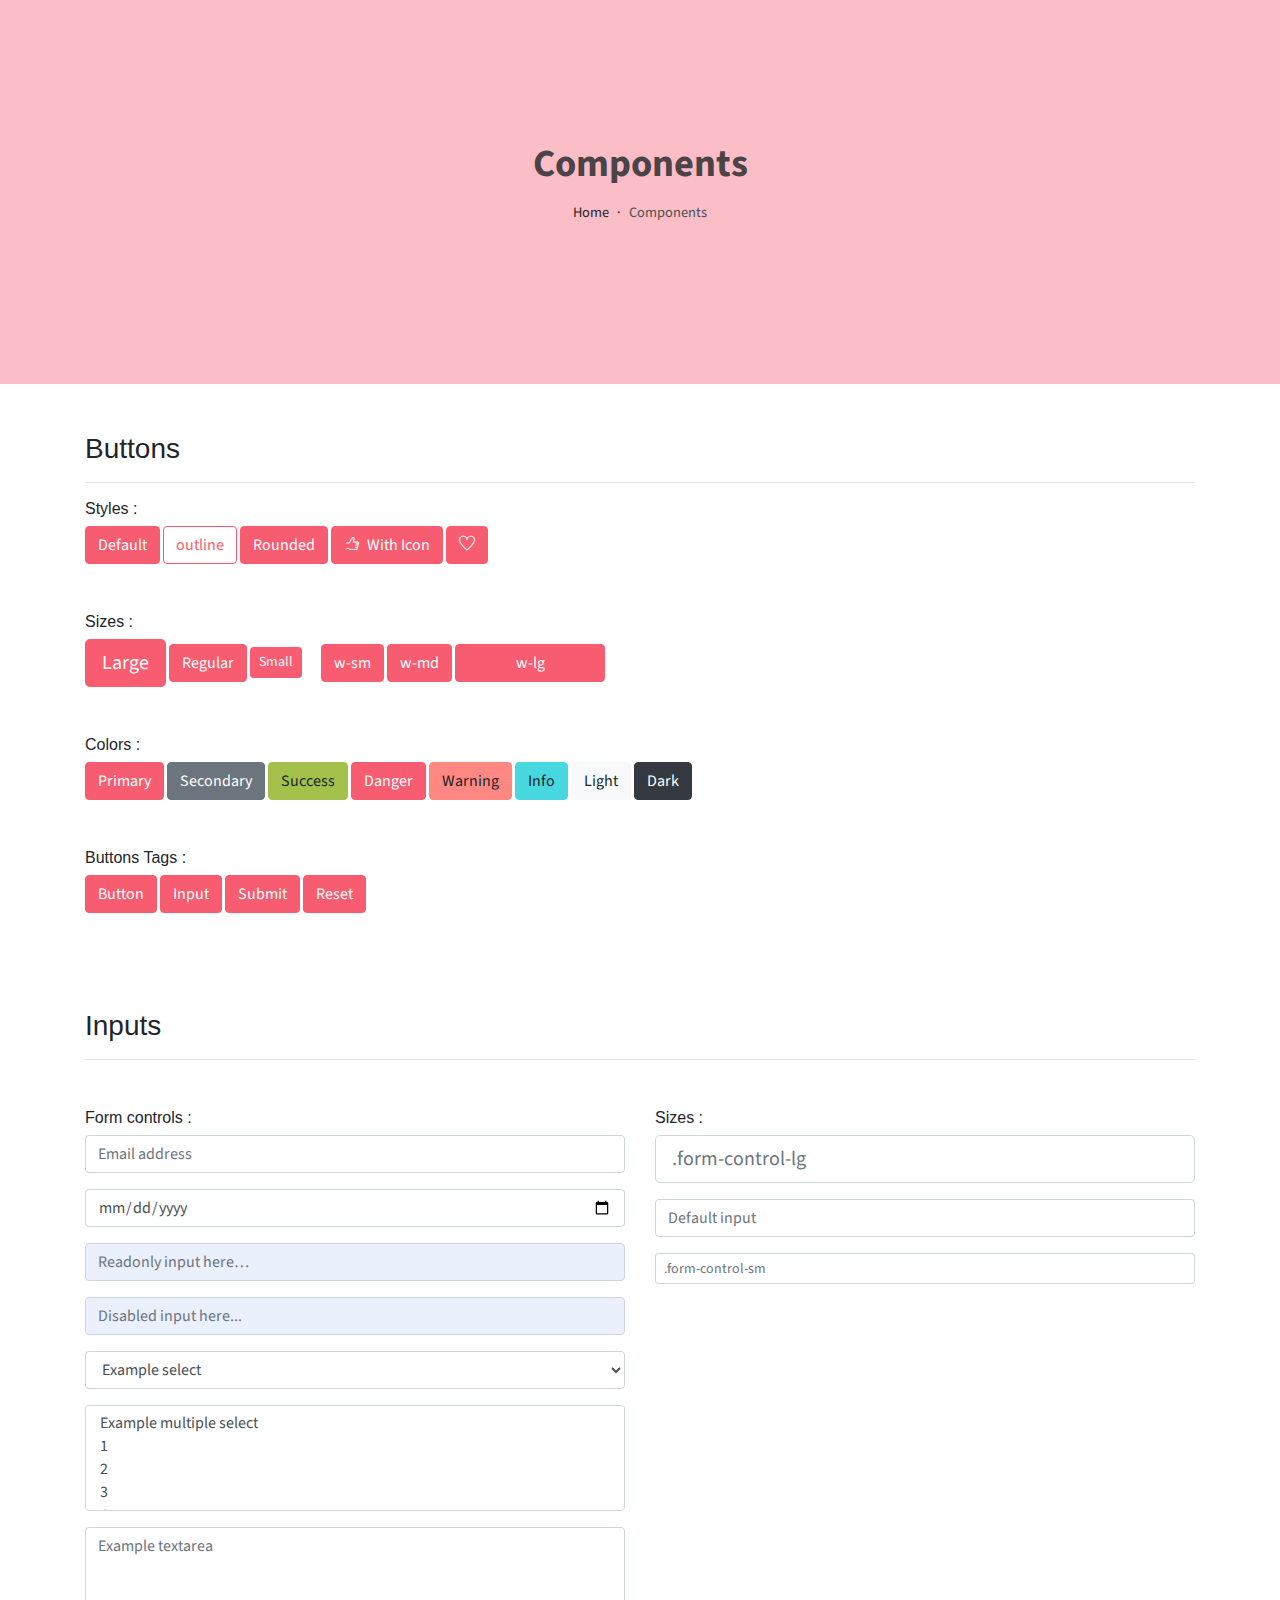
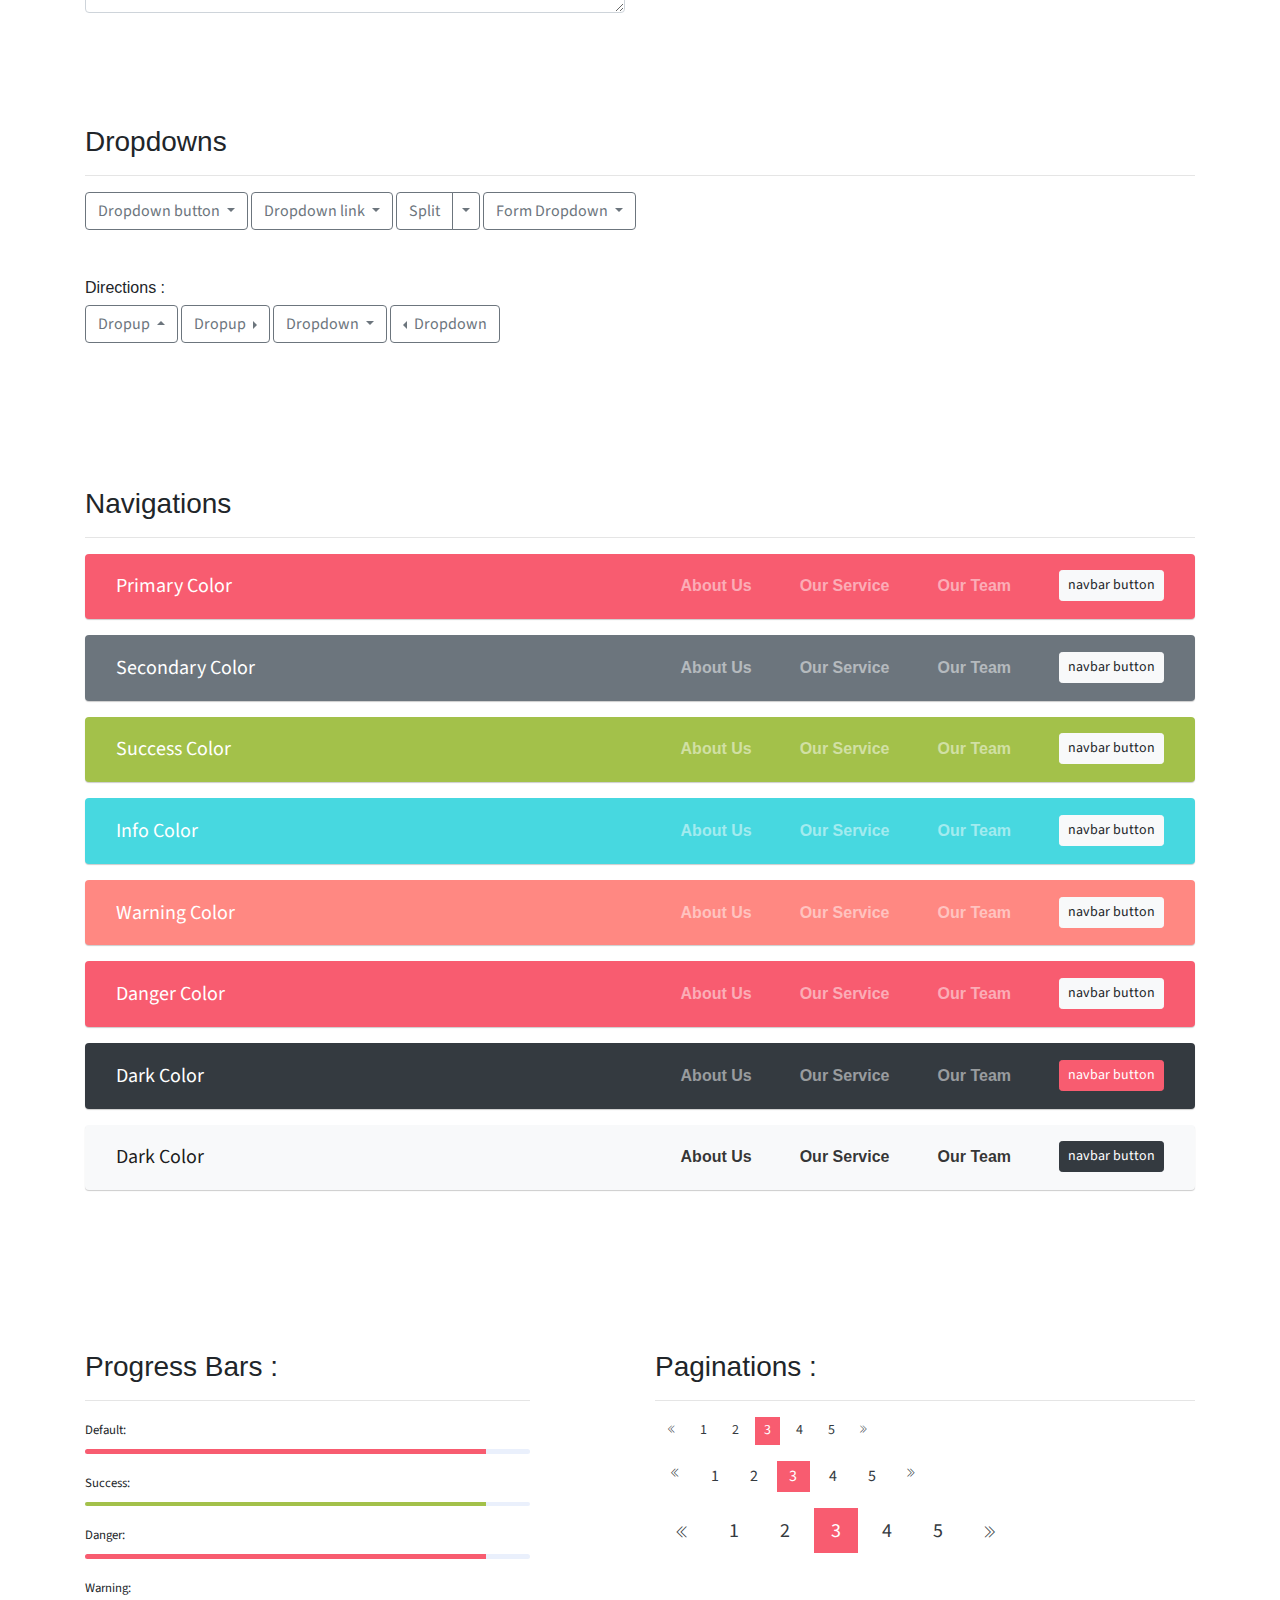
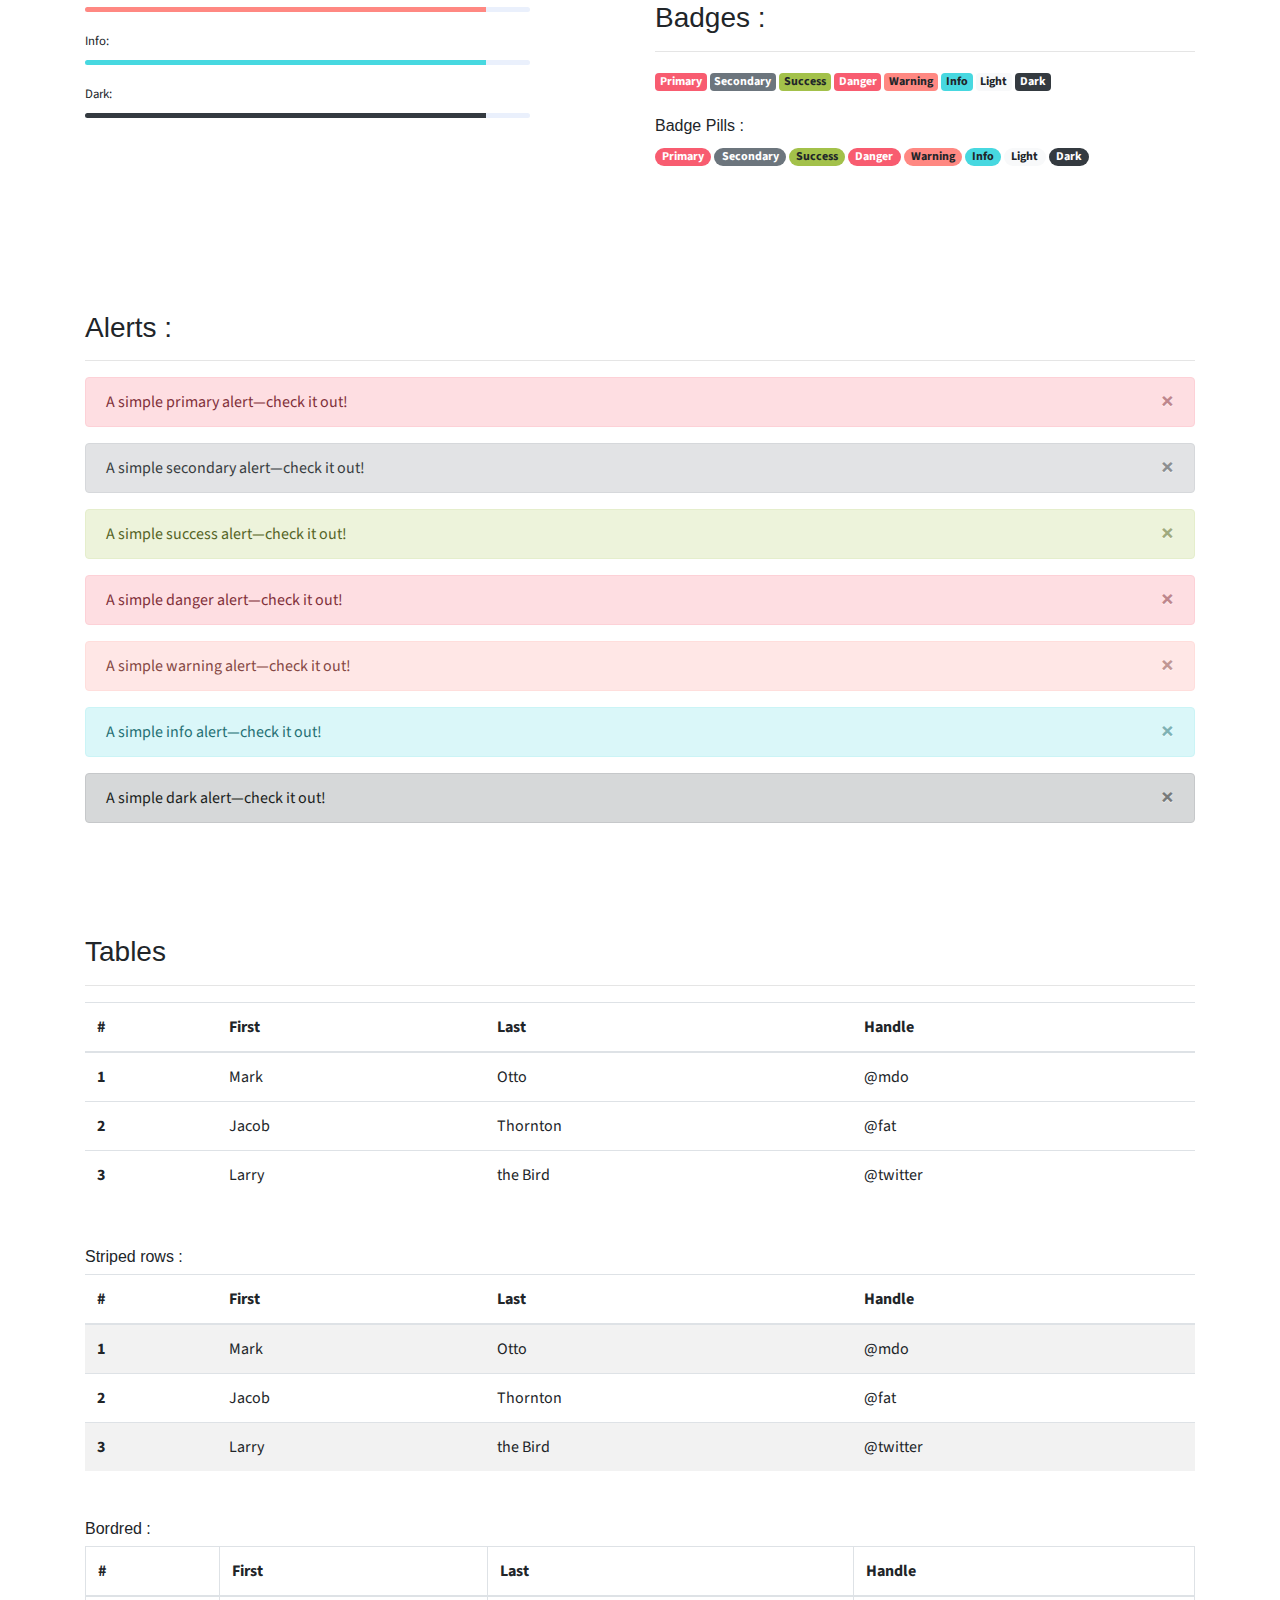
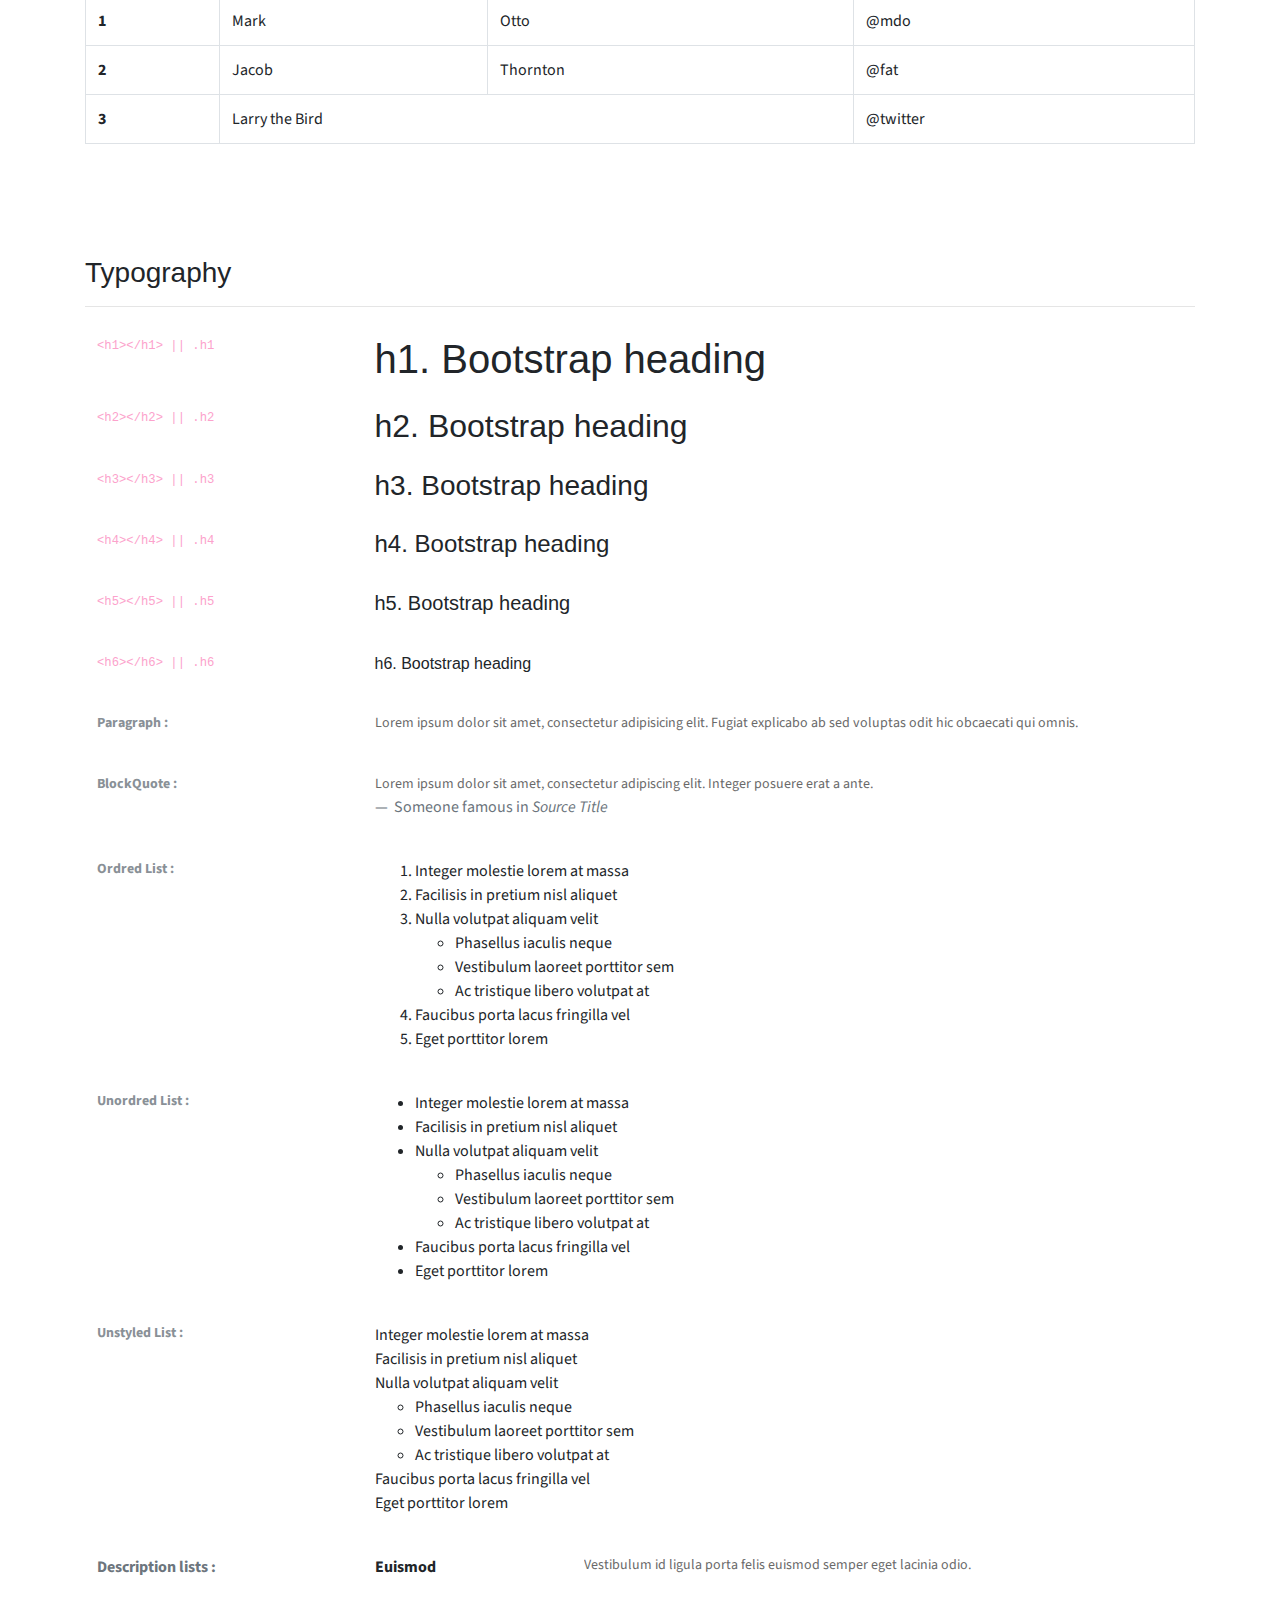
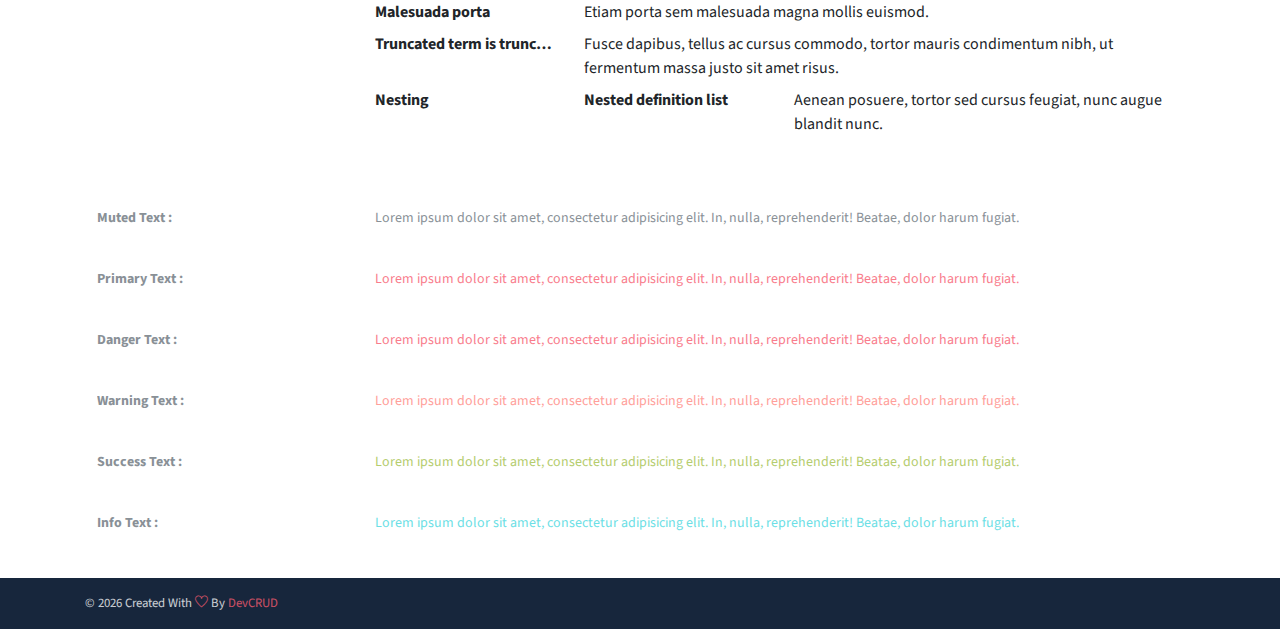
<file: components.html>
<!DOCTYPE html>
<html lang="en">
  <head>
    <meta charset="utf-8" />
    <meta
      name="viewport"
      content="width=device-width, initial-scale=1, shrink-to-fit=no"
    />
    <meta
      name="description"
      content="Start your development with Mario A. Galarza Mancedo landing page."
    />
    <meta name="author" content="Devcrud" />
    <title>Mario A. Galarza Mancedo Landing page | Components</title>
    <link rel="icon" href="assets/imgs/favicon.png" type="image/png" />
    <!-- font icons -->
    <link
      rel="stylesheet"
      href="assets/vendors/themify-icons/css/themify-icons.css"
    />
    <!-- Bootstrap + Steller  -->
    <link rel="stylesheet" href="assets/css/johndoe.css" />
  </head>
  <body>
    <!-- Page Header -->
    <header class="header header-mini">
      <div class="header-title">Components</div>
      <nav aria-label="breadcrumb">
        <ol class="breadcrumb">
          <li class="breadcrumb-item"><a href="/">Home</a></li>
          <li class="breadcrumb-item active" aria-current="page">Components</li>
        </ol>
      </nav>
    </header>
    <!-- End Of Page Header -->

    <!-- main content -->
    <div class="container">
      <!-- Buttons -->
      <h3 class="mt-5">Buttons</h3>
      <hr />
      <h6 class="section-secondary-title">Styles :</h6>
      <button class="btn btn-primary">Default</button>
      <button class="btn btn-outline-primary">outline</button>
      <button class="btn btn-primary rounded">Rounded</button>
      <button class="btn btn-primary rounded">
        <i class="ti-thumb-up pr-1"></i> With Icon
      </button>
      <button class="btn btn-primary circle"><i class="ti-heart"></i></button>

      <h6 class="section-secondary-title mt-5">Sizes :</h6>
      <button class="btn btn-primary btn-lg">Large</button>
      <button class="btn btn-primary">Regular</button>
      <button class="btn btn-primary btn-sm">Small</button>
      <button class="btn btn-primary w-sm ml-3">w-sm</button>
      <button class="btn btn-primary w-md">w-md</button>
      <button class="btn btn-primary w-lg">w-lg</button>

      <h6 class="section-secondary-title mt-5">Colors :</h6>
      <button type="button" class="btn btn-primary">Primary</button>
      <button type="button" class="btn btn-secondary">Secondary</button>
      <button type="button" class="btn btn-success">Success</button>
      <button type="button" class="btn btn-danger">Danger</button>
      <button type="button" class="btn btn-warning">Warning</button>
      <button type="button" class="btn btn-info">Info</button>
      <button type="button" class="btn btn-light">Light</button>
      <button type="button" class="btn btn-dark">Dark</button>

      <h6 class="section-secondary-title mt-5">Buttons Tags :</h6>
      <button class="btn btn-primary" type="submit">Button</button>
      <input class="btn btn-primary" type="button" value="Input" />
      <input class="btn btn-primary" type="submit" value="Submit" />
      <input class="btn btn-primary" type="reset" value="Reset" />

      <!-- devider -->
      <div class="py-5"></div>

      <!-- Inputs -->
      <h3>Inputs</h3>
      <hr />
      <div class="row mt-5">
        <div class="col-md-6">
          <h6 class="section-secondary-title">Form controls :</h6>
          <div class="form-group">
            <input
              type="email"
              class="form-control"
              id="exampleFormControlInput1"
              placeholder="Email address"
            />
          </div>
          <div class="form-group">
            <input
              type="date"
              class="form-control"
              id="exampleFormControlInput1"
              placeholder="Date"
            />
          </div>
          <div class="form-group">
            <input
              class="form-control"
              type="text"
              placeholder="Readonly input here…"
              readonly
            />
          </div>
          <div class="form-group">
            <input
              class="form-control"
              id="disabledInput"
              type="text"
              placeholder="Disabled input here..."
              disabled
            />
          </div>
          <div class="form-group">
            <select class="form-control" id="exampleFormControlSelect1">
              <option>Example select</option>
              <option>1</option>
              <option>2</option>
              <option>3</option>
              <option>4</option>
              <option>5</option>
            </select>
          </div>
          <div class="form-group">
            <select
              multiple
              class="form-control"
              id="exampleFormControlSelect2"
            >
              <option>Example multiple select</option>
              <option>1</option>
              <option>2</option>
              <option>3</option>
              <option>4</option>
              <option>5</option>
            </select>
          </div>
          <div class="form-group">
            <textarea
              class="form-control"
              id="exampleFormControlTextarea1"
              rows="3"
              placeholder="Example textarea"
            ></textarea>
          </div>
        </div>
        <div class="col-md-6">
          <h6 class="section-secondary-title">Sizes :</h6>
          <div class="form-group">
            <input
              class="form-control form-control-lg"
              type="text"
              placeholder=".form-control-lg"
            />
          </div>
          <div class="form-group">
            <input
              class="form-control"
              type="text"
              placeholder="Default input"
            />
          </div>
          <div class="form-group">
            <input
              class="form-control form-control-sm"
              type="text"
              placeholder=".form-control-sm"
            />
          </div>
        </div>
      </div>
      <!-- end of inputs -->

      <!-- devider -->
      <div class="py-5"></div>

      <!-- Dropdowns -->
      <h3 class="components-section-title font-weight-normal">Dropdowns</h3>
      <hr />
      <div class="dropdown d-inline-block">
        <button
          class="btn btn-outline-secondary dropdown-toggle"
          type="button"
          id="dropdownMenuButton"
          data-toggle="dropdown"
          aria-haspopup="true"
          aria-expanded="false"
        >
          Dropdown button
        </button>
        <div class="dropdown-menu" aria-labelledby="dropdownMenuButton">
          <a class="dropdown-item" href="#">Action</a>
          <a class="dropdown-item" href="#">Another action</a>
          <a class="dropdown-item" href="#">Something else here</a>
        </div>
      </div>
      <div class="dropdown d-inline-block">
        <a
          class="btn btn-outline-secondary dropdown-toggle"
          href="#"
          role="button"
          id="dropdownMenuLink"
          data-toggle="dropdown"
          aria-haspopup="true"
          aria-expanded="false"
        >
          Dropdown link
        </a>
        <div class="dropdown-menu" aria-labelledby="dropdownMenuLink">
          <a class="dropdown-item" href="#">Action</a>
          <a class="dropdown-item" href="#">Another action</a>
          <a class="dropdown-item" href="#">Something else here</a>
        </div>
      </div>
      <div class="btn-group">
        <button type="button" class="btn btn-outline-secondary">Split</button>
        <button
          type="button"
          class="btn btn-outline-secondary dropdown-toggle dropdown-toggle-split"
          data-toggle="dropdown"
          aria-haspopup="true"
          aria-expanded="false"
        >
          <span class="sr-only">Toggle Dropdown</span>
        </button>
        <div class="dropdown-menu">
          <a class="dropdown-item" href="#">Action</a>
          <a class="dropdown-item" href="#">Another action</a>
          <a class="dropdown-item" href="#">Something else here</a>
          <div class="dropdown-divider"></div>
          <a class="dropdown-item" href="#">Separated link</a>
        </div>
      </div>
      <div class="btn-group">
        <button
          class="btn btn-outline-secondary dropdown-toggle"
          type="button"
          id="dropdownMenuButton"
          data-toggle="dropdown"
          aria-haspopup="true"
          aria-expanded="false"
        >
          Form Dropdown
        </button>
        <div class="dropdown-menu form">
          <form class="px-4 py-3">
            <div class="form-group">
              <input
                type="email"
                class="form-control"
                id="exampleDropdownFormEmail1"
                placeholder="email@example.com"
              />
            </div>
            <div class="form-group">
              <input
                type="password"
                class="form-control"
                id="exampleDropdownFormPassword1"
                placeholder="Password"
              />
            </div>
            <div class="form-check mb-3">
              <input
                type="checkbox"
                class="form-check-input"
                id="dropdownCheck"
              />
              <label class="form-check-label" for="dropdownCheck">
                Remember me
              </label>
            </div>
            <button type="submit" class="btn btn-primary btn-block">
              Sign in
            </button>
          </form>
          <div class="dropdown-divider"></div>
          <a class="dropdown-item" href="#"
            ><small>New around here? Sign up</small></a
          >
          <a class="dropdown-item" href="#"><small>Forgot password?</small></a>
        </div>
      </div>
      <h6 class="section-secondary-title mt-5">Directions :</h6>
      <div class="btn-group dropup">
        <button
          type="button"
          class="btn btn-outline-secondary dropdown-toggle"
          data-toggle="dropdown"
          aria-haspopup="true"
          aria-expanded="false"
        >
          Dropup
        </button>
        <div class="dropdown-menu">
          <a class="dropdown-item" href="#">Action</a>
          <a class="dropdown-item" href="#">Another action</a>
          <a class="dropdown-item" href="#">Something else here</a>
          <div class="dropdown-divider"></div>
          <a class="dropdown-item" href="#">Separated link</a>
        </div>
      </div>
      <div class="btn-group dropright">
        <button
          type="button"
          class="btn btn-outline-secondary dropdown-toggle"
          data-toggle="dropdown"
          aria-haspopup="true"
          aria-expanded="false"
        >
          Dropup
        </button>
        <div class="dropdown-menu">
          <a class="dropdown-item" href="#">Action</a>
          <a class="dropdown-item" href="#">Another action</a>
          <a class="dropdown-item" href="#">Something else here</a>
          <div class="dropdown-divider"></div>
          <a class="dropdown-item" href="#">Separated link</a>
        </div>
      </div>
      <div class="btn-group">
        <button
          type="button"
          class="btn btn-outline-secondary dropdown-toggle"
          data-toggle="dropdown"
          aria-haspopup="true"
          aria-expanded="false"
        >
          Dropdown
        </button>
        <div class="dropdown-menu">
          <a class="dropdown-item" href="#">Action</a>
          <a class="dropdown-item" href="#">Another action</a>
          <a class="dropdown-item" href="#">Something else here</a>
          <div class="dropdown-divider"></div>
          <a class="dropdown-item" href="#">Separated link</a>
        </div>
      </div>
      <div class="btn-group dropleft">
        <button
          type="button"
          class="btn btn-outline-secondary dropdown-toggle"
          data-toggle="dropdown"
          aria-haspopup="true"
          aria-expanded="false"
        >
          Dropdown
        </button>
        <div class="dropdown-menu">
          <a class="dropdown-item" href="#">Action</a>
          <a class="dropdown-item" href="#">Another action</a>
          <a class="dropdown-item" href="#">Something else here</a>
          <div class="dropdown-divider"></div>
          <a class="dropdown-item" href="#">Separated link</a>
        </div>
      </div>
      <!-- end of Dropdowns -->

      <!-- devider -->
      <div class="py-5"></div>

      <!-- navbars -->
      <h3 class="components-section-title font-weight-normal mt-5">
        Navigations
      </h3>
      <hr />
      <nav
        class="navbar navbar-expand-sm navbar-dark bg-primary rounded shadow mb-3"
      >
        <div class="container">
          <a class="navbar-brand" href="#">Primary Color</a>
          <button
            class="navbar-toggler ml-auto"
            type="button"
            data-toggle="collapse"
            data-target="#navbarSupportedContent"
            aria-controls="navbarSupportedContent"
            aria-expanded="false"
            aria-label="Toggle navigation"
          >
            <span class="navbar-toggler-icon"></span>
          </button>
          <div class="collapse navbar-collapse" id="navbarSupportedContent">
            <ul class="navbar-nav ml-auto">
              <li class="nav-item">
                <a class="nav-link" href="#about">About Us</a>
              </li>
              <li class="nav-item">
                <a class="nav-link" href="#service">Our Service</a>
              </li>
              <li class="nav-item">
                <a class="nav-link" href="#team">Our Team</a>
              </li>
              <li class="nav-item">
                <a href="#book-table" class="ml-4 mt-1 btn btn-light btn-sm"
                  >navbar button</a
                >
              </li>
            </ul>
          </div>
        </div>
      </nav>
      <nav
        class="navbar navbar-expand-sm navbar-dark bg-secondary rounded shadow mb-3"
      >
        <div class="container">
          <a class="navbar-brand" href="#">Secondary Color</a>
          <button
            class="navbar-toggler ml-auto"
            type="button"
            data-toggle="collapse"
            data-target="#navbarSupportedContent"
            aria-controls="navbarSupportedContent"
            aria-expanded="false"
            aria-label="Toggle navigation"
          >
            <span class="navbar-toggler-icon"></span>
          </button>
          <div class="collapse navbar-collapse" id="navbarSupportedContent">
            <ul class="navbar-nav ml-auto">
              <li class="nav-item">
                <a class="nav-link" href="#about">About Us</a>
              </li>
              <li class="nav-item">
                <a class="nav-link" href="#service">Our Service</a>
              </li>
              <li class="nav-item">
                <a class="nav-link" href="#team">Our Team</a>
              </li>
              <li class="nav-item">
                <a href="#book-table" class="ml-4 mt-1 btn btn-light btn-sm"
                  >navbar button</a
                >
              </li>
            </ul>
          </div>
        </div>
      </nav>
      <nav
        class="navbar navbar-expand-sm navbar-dark bg-success rounded shadow mb-3"
      >
        <div class="container">
          <a class="navbar-brand" href="#">Success Color</a>
          <button
            class="navbar-toggler ml-auto"
            type="button"
            data-toggle="collapse"
            data-target="#navbarSupportedContent"
            aria-controls="navbarSupportedContent"
            aria-expanded="false"
            aria-label="Toggle navigation"
          >
            <span class="navbar-toggler-icon"></span>
          </button>
          <div class="collapse navbar-collapse" id="navbarSupportedContent">
            <ul class="navbar-nav ml-auto">
              <li class="nav-item">
                <a class="nav-link" href="#about">About Us</a>
              </li>
              <li class="nav-item">
                <a class="nav-link" href="#service">Our Service</a>
              </li>
              <li class="nav-item">
                <a class="nav-link" href="#team">Our Team</a>
              </li>
              <li class="nav-item">
                <a href="#book-table" class="ml-4 mt-1 btn btn-light btn-sm"
                  >navbar button</a
                >
              </li>
            </ul>
          </div>
        </div>
      </nav>
      <nav
        class="navbar navbar-expand-sm navbar-dark bg-info rounded shadow mb-3"
      >
        <div class="container">
          <a class="navbar-brand" href="#">Info Color</a>
          <button
            class="navbar-toggler ml-auto"
            type="button"
            data-toggle="collapse"
            data-target="#navbarSupportedContent"
            aria-controls="navbarSupportedContent"
            aria-expanded="false"
            aria-label="Toggle navigation"
          >
            <span class="navbar-toggler-icon"></span>
          </button>
          <div class="collapse navbar-collapse" id="navbarSupportedContent">
            <ul class="navbar-nav ml-auto">
              <li class="nav-item">
                <a class="nav-link" href="#about">About Us</a>
              </li>
              <li class="nav-item">
                <a class="nav-link" href="#service">Our Service</a>
              </li>
              <li class="nav-item">
                <a class="nav-link" href="#team">Our Team</a>
              </li>
              <li class="nav-item">
                <a href="#book-table" class="ml-4 mt-1 btn btn-light btn-sm"
                  >navbar button</a
                >
              </li>
            </ul>
          </div>
        </div>
      </nav>
      <nav
        class="navbar navbar-expand-sm navbar-dark bg-warning rounded shadow mb-3"
      >
        <div class="container">
          <a class="navbar-brand" href="#">Warning Color</a>
          <button
            class="navbar-toggler ml-auto"
            type="button"
            data-toggle="collapse"
            data-target="#navbarSupportedContent"
            aria-controls="navbarSupportedContent"
            aria-expanded="false"
            aria-label="Toggle navigation"
          >
            <span class="navbar-toggler-icon"></span>
          </button>
          <div class="collapse navbar-collapse" id="navbarSupportedContent">
            <ul class="navbar-nav ml-auto">
              <li class="nav-item">
                <a class="nav-link" href="#about">About Us</a>
              </li>
              <li class="nav-item">
                <a class="nav-link" href="#service">Our Service</a>
              </li>
              <li class="nav-item">
                <a class="nav-link" href="#team">Our Team</a>
              </li>
              <li class="nav-item">
                <a href="#book-table" class="ml-4 mt-1 btn btn-light btn-sm"
                  >navbar button</a
                >
              </li>
            </ul>
          </div>
        </div>
      </nav>
      <nav
        class="navbar navbar-expand-sm navbar-dark bg-danger rounded shadow mb-3"
      >
        <div class="container">
          <a class="navbar-brand" href="#">Danger Color</a>
          <button
            class="navbar-toggler ml-auto"
            type="button"
            data-toggle="collapse"
            data-target="#navbarSupportedContent"
            aria-controls="navbarSupportedContent"
            aria-expanded="false"
            aria-label="Toggle navigation"
          >
            <span class="navbar-toggler-icon"></span>
          </button>
          <div class="collapse navbar-collapse" id="navbarSupportedContent">
            <ul class="navbar-nav ml-auto">
              <li class="nav-item">
                <a class="nav-link" href="#about">About Us</a>
              </li>
              <li class="nav-item">
                <a class="nav-link" href="#service">Our Service</a>
              </li>
              <li class="nav-item">
                <a class="nav-link" href="#team">Our Team</a>
              </li>
              <li class="nav-item">
                <a href="#book-table" class="ml-4 mt-1 btn btn-light btn-sm"
                  >navbar button</a
                >
              </li>
            </ul>
          </div>
        </div>
      </nav>
      <nav
        class="navbar navbar-expand-sm navbar-dark bg-dark rounded shadow mb-3"
      >
        <div class="container">
          <a class="navbar-brand" href="#">Dark Color</a>
          <button
            class="navbar-toggler ml-auto"
            type="button"
            data-toggle="collapse"
            data-target="#navbarSupportedContent"
            aria-controls="navbarSupportedContent"
            aria-expanded="false"
            aria-label="Toggle navigation"
          >
            <span class="navbar-toggler-icon"></span>
          </button>
          <div class="collapse navbar-collapse" id="navbarSupportedContent">
            <ul class="navbar-nav ml-auto">
              <li class="nav-item">
                <a class="nav-link" href="#about">About Us</a>
              </li>
              <li class="nav-item">
                <a class="nav-link" href="#service">Our Service</a>
              </li>
              <li class="nav-item">
                <a class="nav-link" href="#team">Our Team</a>
              </li>
              <li class="nav-item">
                <a href="#book-table" class="ml-4 mt-1 btn btn-primary btn-sm"
                  >navbar button</a
                >
              </li>
            </ul>
          </div>
        </div>
      </nav>
      <nav
        class="navbar navbar-expand-sm navbar-light bg-light rounded shadow mb-3"
      >
        <div class="container">
          <a class="navbar-brand" href="#">Dark Color</a>
          <button
            class="navbar-toggler ml-auto"
            type="button"
            data-toggle="collapse"
            data-target="#navbarSupportedContent"
            aria-controls="navbarSupportedContent"
            aria-expanded="false"
            aria-label="Toggle navigation"
          >
            <span class="navbar-toggler-icon"></span>
          </button>
          <div class="collapse navbar-collapse" id="navbarSupportedContent">
            <ul class="navbar-nav ml-auto">
              <li class="nav-item">
                <a class="nav-link" href="#about">About Us</a>
              </li>
              <li class="nav-item">
                <a class="nav-link" href="#service">Our Service</a>
              </li>
              <li class="nav-item">
                <a class="nav-link" href="#team">Our Team</a>
              </li>
              <li class="nav-item">
                <a href="#book-table" class="ml-4 mt-1 btn btn-dark btn-sm"
                  >navbar button</a
                >
              </li>
            </ul>
          </div>
        </div>
      </nav>
      <!-- End of navbars -->

      <!-- devider -->
      <div class="py-5"></div>

      <!-- progress bars -->
      <div class="row justify-content-between">
        <div class="col-md-5">
          <h3 class="components-section-title font-weight-normal mt-5">
            Progress Bars :
          </h3>
          <hr />
          <small>Default: </small>
          <div class="progress mt-2 mb-3">
            <div
              class="progress-bar"
              role="progressbar"
              style="width: 90%"
              aria-valuenow="25"
              aria-valuemin="0"
              aria-valuemax="100"
            ></div>
          </div>
          <small>Success:</small>
          <div class="progress mt-2 mb-3">
            <div
              class="progress-bar bg-success"
              role="progressbar"
              style="width: 90%"
              aria-valuenow="25"
              aria-valuemin="0"
              aria-valuemax="100"
            ></div>
          </div>
          <small>Danger:</small>
          <div class="progress mt-2 mb-3">
            <div
              class="progress-bar bg-danger"
              role="progressbar"
              style="width: 90%"
              aria-valuenow="25"
              aria-valuemin="0"
              aria-valuemax="100"
            ></div>
          </div>
          <small>Warning:</small>
          <div class="progress mt-2 mb-3">
            <div
              class="progress-bar bg-warning"
              role="progressbar"
              style="width: 90%"
              aria-valuenow="25"
              aria-valuemin="0"
              aria-valuemax="100"
            ></div>
          </div>
          <small>Info:</small>
          <div class="progress mt-2 mb-3">
            <div
              class="progress-bar bg-info"
              role="progressbar"
              style="width: 90%"
              aria-valuenow="25"
              aria-valuemin="0"
              aria-valuemax="100"
            ></div>
          </div>
          <small>Dark:</small>
          <div class="progress mt-2 mb-3">
            <div
              class="progress-bar bg-dark"
              role="progressbar"
              style="width: 90%"
              aria-valuenow="25"
              aria-valuemin="0"
              aria-valuemax="100"
            ></div>
          </div>
        </div>
        <div class="col-md-6">
          <h3 class="components-section-title font-weight-normal mt-5">
            Paginations :
          </h3>
          <hr />
          <nav aria-label="Page navigation example">
            <ul class="pagination pagination-sm">
              <li class="page-item">
                <a class="page-link" href="#"
                  ><i class="ti-angle-double-left"></i
                ></a>
              </li>
              <li class="page-item"><a class="page-link" href="#">1</a></li>
              <li class="page-item"><a class="page-link" href="#">2</a></li>
              <li class="page-item active">
                <a class="page-link" href="#">3</a>
              </li>
              <li class="page-item"><a class="page-link" href="#">4</a></li>
              <li class="page-item"><a class="page-link" href="#">5</a></li>
              <li class="page-item">
                <a class="page-link" href="#"
                  ><i class="ti-angle-double-right"></i
                ></a>
              </li>
            </ul>
          </nav>
          <nav aria-label="Page navigation example">
            <ul class="pagination">
              <li class="page-item">
                <a class="page-link" href="#"
                  ><i class="ti-angle-double-left"></i
                ></a>
              </li>
              <li class="page-item"><a class="page-link" href="#">1</a></li>
              <li class="page-item"><a class="page-link" href="#">2</a></li>
              <li class="page-item active">
                <a class="page-link" href="#">3</a>
              </li>
              <li class="page-item"><a class="page-link" href="#">4</a></li>
              <li class="page-item"><a class="page-link" href="#">5</a></li>
              <li class="page-item">
                <a class="page-link" href="#"
                  ><i class="ti-angle-double-right"></i
                ></a>
              </li>
            </ul>
          </nav>
          <nav aria-label="Page navigation example">
            <ul class="pagination pagination-lg">
              <li class="page-item">
                <a class="page-link" href="#"
                  ><i class="ti-angle-double-left"></i
                ></a>
              </li>
              <li class="page-item"><a class="page-link" href="#">1</a></li>
              <li class="page-item"><a class="page-link" href="#">2</a></li>
              <li class="page-item active">
                <a class="page-link" href="#">3</a>
              </li>
              <li class="page-item"><a class="page-link" href="#">4</a></li>
              <li class="page-item"><a class="page-link" href="#">5</a></li>
              <li class="page-item">
                <a class="page-link" href="#"
                  ><i class="ti-angle-double-right"></i
                ></a>
              </li>
            </ul>
          </nav>

          <!-- Badges -->
          <h3 class="components-section-title font-weight-normal mt-5">
            Badges :
          </h3>
          <hr />
          <span class="badge badge-primary">Primary</span>
          <span class="badge badge-secondary">Secondary</span>
          <span class="badge badge-success">Success</span>
          <span class="badge badge-danger">Danger</span>
          <span class="badge badge-warning">Warning</span>
          <span class="badge badge-info">Info</span>
          <span class="badge badge-light">Light</span>
          <span class="badge badge-dark">Dark</span>
          <h6 class="section-secondary-title mt-4 mb-2">Badge Pills :</h6>
          <span class="badge badge-pill badge-primary">Primary</span>
          <span class="badge badge-pill badge-secondary">Secondary</span>
          <span class="badge badge-pill badge-success">Success</span>
          <span class="badge badge-pill badge-danger">Danger</span>
          <span class="badge badge-pill badge-warning">Warning</span>
          <span class="badge badge-pill badge-info">Info</span>
          <span class="badge badge-pill badge-light">Light</span>
          <span class="badge badge-pill badge-dark">Dark</span>
        </div>
      </div>
      <!-- End of Progress bars -->

      <!-- devider -->
      <div class="py-5"></div>

      <!-- Alerts -->
      <h3 class="components-section-title font-weight-normal mt-5">Alerts :</h3>
      <hr />
      <div class="alert alert-primary alert-dismissible fade show" role="alert">
        A simple primary alert—check it out!
        <button
          type="button"
          class="close"
          data-dismiss="alert"
          aria-label="Close"
        >
          <span aria-hidden="true">&times;</span>
        </button>
      </div>
      <div
        class="alert alert-secondary alert-dismissible fade show"
        role="alert"
      >
        A simple secondary alert—check it out!
        <button
          type="button"
          class="close"
          data-dismiss="alert"
          aria-label="Close"
        >
          <span aria-hidden="true">&times;</span>
        </button>
      </div>
      <div class="alert alert-success alert-dismissible fade show" role="alert">
        A simple success alert—check it out!
        <button
          type="button"
          class="close"
          data-dismiss="alert"
          aria-label="Close"
        >
          <span aria-hidden="true">&times;</span>
        </button>
      </div>
      <div class="alert alert-danger alert-dismissible fade show" role="alert">
        A simple danger alert—check it out!
        <button
          type="button"
          class="close"
          data-dismiss="alert"
          aria-label="Close"
        >
          <span aria-hidden="true">&times;</span>
        </button>
      </div>
      <div class="alert alert-warning alert-dismissible fade show" role="alert">
        A simple warning alert—check it out!
        <button
          type="button"
          class="close"
          data-dismiss="alert"
          aria-label="Close"
        >
          <span aria-hidden="true">&times;</span>
        </button>
      </div>
      <div class="alert alert-info alert-dismissible fade show" role="alert">
        A simple info alert—check it out!
        <button
          type="button"
          class="close"
          data-dismiss="alert"
          aria-label="Close"
        >
          <span aria-hidden="true">&times;</span>
        </button>
      </div>
      <div class="alert alert-dark alert-dismissible fade show" role="alert">
        A simple dark alert—check it out!
        <button
          type="button"
          class="close"
          data-dismiss="alert"
          aria-label="Close"
        >
          <span aria-hidden="true">&times;</span>
        </button>
      </div>
      <!-- end of alerts -->

      <!-- devider -->
      <div class="py-5"></div>

      <!-- tables -->
      <h3 class="components-section-title">Tables</h3>
      <hr />
      <table class="table">
        <thead>
          <tr>
            <th scope="col">#</th>
            <th scope="col">First</th>
            <th scope="col">Last</th>
            <th scope="col">Handle</th>
          </tr>
        </thead>
        <tbody>
          <tr>
            <th scope="row">1</th>
            <td>Mark</td>
            <td>Otto</td>
            <td>@mdo</td>
          </tr>
          <tr>
            <th scope="row">2</th>
            <td>Jacob</td>
            <td>Thornton</td>
            <td>@fat</td>
          </tr>
          <tr>
            <th scope="row">3</th>
            <td>Larry</td>
            <td>the Bird</td>
            <td>@twitter</td>
          </tr>
        </tbody>
      </table>

      <h6 class="section-secondary-title mt-5">Striped rows :</h6>
      <table class="table table-striped">
        <thead>
          <tr>
            <th scope="col">#</th>
            <th scope="col">First</th>
            <th scope="col">Last</th>
            <th scope="col">Handle</th>
          </tr>
        </thead>
        <tbody>
          <tr>
            <th scope="row">1</th>
            <td>Mark</td>
            <td>Otto</td>
            <td>@mdo</td>
          </tr>
          <tr>
            <th scope="row">2</th>
            <td>Jacob</td>
            <td>Thornton</td>
            <td>@fat</td>
          </tr>
          <tr>
            <th scope="row">3</th>
            <td>Larry</td>
            <td>the Bird</td>
            <td>@twitter</td>
          </tr>
        </tbody>
      </table>

      <h6 class="section-secondary-title mt-5">Bordred :</h6>
      <table class="table table-bordered">
        <thead>
          <tr>
            <th scope="col">#</th>
            <th scope="col">First</th>
            <th scope="col">Last</th>
            <th scope="col">Handle</th>
          </tr>
        </thead>
        <tbody>
          <tr>
            <th scope="row">1</th>
            <td>Mark</td>
            <td>Otto</td>
            <td>@mdo</td>
          </tr>
          <tr>
            <th scope="row">2</th>
            <td>Jacob</td>
            <td>Thornton</td>
            <td>@fat</td>
          </tr>
          <tr>
            <th scope="row">3</th>
            <td colspan="2">Larry the Bird</td>
            <td>@twitter</td>
          </tr>
        </tbody>
      </table>
      <!-- end of tables -->

      <!-- devider -->
      <div class="py-5"></div>

      <!-- typography -->
      <h3 class="components-section-title">Typography</h3>
      <hr />

      <table class="table table-borderless v-align-center">
        <tbody>
          <tr>
            <td>
              <p>
                <code class="highlighter-rouge"
                  >&lt;h1&gt;&lt;/h1&gt; || .h1</code
                >
              </p>
            </td>
            <td class="w-75"><span class="h1">h1. Bootstrap heading</span></td>
          </tr>
          <tr>
            <td>
              <p>
                <code class="highlighter-rouge"
                  >&lt;h2&gt;&lt;/h2&gt; || .h2</code
                >
              </p>
            </td>
            <td><span class="h2">h2. Bootstrap heading</span></td>
          </tr>
          <tr>
            <td>
              <p>
                <code class="highlighter-rouge"
                  >&lt;h3&gt;&lt;/h3&gt; || .h3</code
                >
              </p>
            </td>
            <td><span class="h3">h3. Bootstrap heading</span></td>
          </tr>
          <tr>
            <td>
              <p>
                <code class="highlighter-rouge"
                  >&lt;h4&gt;&lt;/h4&gt; || .h4</code
                >
              </p>
            </td>
            <td><span class="h4">h4. Bootstrap heading</span></td>
          </tr>
          <tr>
            <td>
              <p>
                <code class="highlighter-rouge"
                  >&lt;h5&gt;&lt;/h5&gt; || .h5</code
                >
              </p>
            </td>
            <td><span class="h5">h5. Bootstrap heading</span></td>
          </tr>
          <tr>
            <td>
              <p>
                <code class="highlighter-rouge"
                  >&lt;h6&gt;&lt;/h6&gt; || .h6</code
                >
              </p>
            </td>
            <td><span class="h6">h6. Bootstrap heading</span></td>
          </tr>
          <tr>
            <td>
              <p class="font-weight-bold text-muted">Paragraph :</p>
            </td>
            <td>
              <p>
                Lorem ipsum dolor sit amet, consectetur adipisicing elit. Fugiat
                explicabo ab sed voluptas odit hic obcaecati qui omnis.
              </p>
            </td>
          </tr>
          <tr>
            <td>
              <p class="font-weight-bold text-muted">BlockQuote :</p>
            </td>
            <td>
              <blockquote class="blockquote">
                <p class="mb-0">
                  Lorem ipsum dolor sit amet, consectetur adipiscing elit.
                  Integer posuere erat a ante.
                </p>
                <footer class="blockquote-footer">
                  Someone famous in
                  <cite title="Source Title">Source Title</cite>
                </footer>
              </blockquote>
            </td>
          </tr>

          <tr>
            <td><p class="font-weight-bold text-muted">Ordred List :</p></td>
            <td>
              <ol>
                <li>Integer molestie lorem at massa</li>
                <li>Facilisis in pretium nisl aliquet</li>
                <li>
                  Nulla volutpat aliquam velit
                  <ul>
                    <li>Phasellus iaculis neque</li>
                    <li>Vestibulum laoreet porttitor sem</li>
                    <li>Ac tristique libero volutpat at</li>
                  </ul>
                </li>
                <li>Faucibus porta lacus fringilla vel</li>
                <li>Eget porttitor lorem</li>
              </ol>
            </td>
          </tr>
          <tr>
            <td><p class="font-weight-bold text-muted">Unordred List :</p></td>
            <td>
              <ul>
                <li>Integer molestie lorem at massa</li>
                <li>Facilisis in pretium nisl aliquet</li>
                <li>
                  Nulla volutpat aliquam velit
                  <ul>
                    <li>Phasellus iaculis neque</li>
                    <li>Vestibulum laoreet porttitor sem</li>
                    <li>Ac tristique libero volutpat at</li>
                  </ul>
                </li>
                <li>Faucibus porta lacus fringilla vel</li>
                <li>Eget porttitor lorem</li>
              </ul>
            </td>
          </tr>
          <tr>
            <td><p class="font-weight-bold text-muted">Unstyled List :</p></td>
            <td>
              <ul class="list-unstyled">
                <li>Integer molestie lorem at massa</li>
                <li>Facilisis in pretium nisl aliquet</li>
                <li>
                  Nulla volutpat aliquam velit
                  <ul>
                    <li>Phasellus iaculis neque</li>
                    <li>Vestibulum laoreet porttitor sem</li>
                    <li>Ac tristique libero volutpat at</li>
                  </ul>
                </li>
                <li>Faucibus porta lacus fringilla vel</li>
                <li>Eget porttitor lorem</li>
              </ul>
            </td>
          </tr>
          <tr>
            <td class="font-weight-bold text-muted">Description lists :</td>
            <td>
              <dl class="row">
                <dt class="col-sm-3">Euismod</dt>
                <dd class="col-sm-9">
                  <p>
                    Vestibulum id ligula porta felis euismod semper eget lacinia
                    odio.
                  </p>
                </dd>

                <dt class="col-sm-3">Malesuada porta</dt>
                <dd class="col-sm-9">
                  Etiam porta sem malesuada magna mollis euismod.
                </dd>

                <dt class="col-sm-3 text-truncate">
                  Truncated term is truncated
                </dt>
                <dd class="col-sm-9">
                  Fusce dapibus, tellus ac cursus commodo, tortor mauris
                  condimentum nibh, ut fermentum massa justo sit amet risus.
                </dd>

                <dt class="col-sm-3">Nesting</dt>
                <dd class="col-sm-9">
                  <dl class="row">
                    <dt class="col-sm-4">Nested definition list</dt>
                    <dd class="col-sm-8">
                      Aenean posuere, tortor sed cursus feugiat, nunc augue
                      blandit nunc.
                    </dd>
                  </dl>
                </dd>
              </dl>
            </td>
          </tr>
          <tr>
            <td>
              <p class="font-weight-bold text-muted">Muted Text :</p>
            </td>
            <td>
              <p class="text-muted">
                Lorem ipsum dolor sit amet, consectetur adipisicing elit. In,
                nulla, reprehenderit! Beatae, dolor harum fugiat.
              </p>
            </td>
          </tr>
          <tr>
            <td>
              <p class="font-weight-bold text-muted">Primary Text :</p>
            </td>
            <td>
              <p class="text-primary">
                Lorem ipsum dolor sit amet, consectetur adipisicing elit. In,
                nulla, reprehenderit! Beatae, dolor harum fugiat.
              </p>
            </td>
          </tr>
          <tr>
            <td>
              <p class="font-weight-bold text-muted">Danger Text :</p>
            </td>
            <td>
              <p class="text-danger">
                Lorem ipsum dolor sit amet, consectetur adipisicing elit. In,
                nulla, reprehenderit! Beatae, dolor harum fugiat.
              </p>
            </td>
          </tr>
          <tr>
            <td>
              <p class="font-weight-bold text-muted">Warning Text :</p>
            </td>
            <td>
              <p class="text-warning">
                Lorem ipsum dolor sit amet, consectetur adipisicing elit. In,
                nulla, reprehenderit! Beatae, dolor harum fugiat.
              </p>
            </td>
          </tr>
          <tr>
            <td>
              <p class="font-weight-bold text-muted">Success Text :</p>
            </td>
            <td>
              <p class="text-success">
                Lorem ipsum dolor sit amet, consectetur adipisicing elit. In,
                nulla, reprehenderit! Beatae, dolor harum fugiat.
              </p>
            </td>
          </tr>
          <tr>
            <td>
              <p class="font-weight-bold text-muted">Info Text :</p>
            </td>
            <td>
              <p class="text-info">
                Lorem ipsum dolor sit amet, consectetur adipisicing elit. In,
                nulla, reprehenderit! Beatae, dolor harum fugiat.
              </p>
            </td>
          </tr>
        </tbody>
      </table>
    </div>
    <!-- end of typography -->

    <!-- Page Footer -->
    <footer class="footer py-3">
      <div class="container">
        <p class="small mb-0 text-light">
          &copy;
          <script>
            document.write(new Date().getFullYear())
          </script>
          Created With <i class="ti-heart text-danger"></i> By
          <a href="http://devcrud.com" target="_blank"
            ><span class="text-danger" title="Bootstrap 4 Themes and Dashboards"
              >DevCRUD</span
            ></a
          >
        </p>
      </div>
    </footer>
    <!-- End of Page Footer -->

    <!-- core  -->
    <script src="assets/vendors/jquery/jquery-3.4.1.js"></script>
    <script src="assets/vendors/bootstrap/bootstrap.bundle.js"></script>
  </body>
</html>
</file>
<file: assets/vendors/themify-icons/css/themify-icons.css>
@font-face {
	font-family: 'themify';
	src:url("../fonts/themify.eot?-fvbane");
	src:url("../fonts/themify.eot?#iefix-fvbane") format("embedded-opentype"),
		url("../fonts/themify.woff?-fvbane") format("woff"),
		url("../fonts/themify.ttf?-fvbane") format("truetype"),
		url("../fonts/themify.svg?-fvbane#themify") format("svg");
	font-weight: normal;
	font-style: normal;
}

[class^="ti-"], [class*=" ti-"] {
	font-family: 'themify';
	speak: none;
	font-style: normal;
	font-weight: normal;
	font-variant: normal;
	text-transform: none;
	line-height: 1;

	/* Better Font Rendering =========== */
	-webkit-font-smoothing: antialiased;
	-moz-osx-font-smoothing: grayscale;
}

.ti-wand:before {
	content: "\e600";
}
.ti-volume:before {
	content: "\e601";
}
.ti-user:before {
	content: "\e602";
}
.ti-unlock:before {
	content: "\e603";
}
.ti-unlink:before {
	content: "\e604";
}
.ti-trash:before {
	content: "\e605";
}
.ti-thought:before {
	content: "\e606";
}
.ti-target:before {
	content: "\e607";
}
.ti-tag:before {
	content: "\e608";
}
.ti-tablet:before {
	content: "\e609";
}
.ti-star:before {
	content: "\e60a";
}
.ti-spray:before {
	content: "\e60b";
}
.ti-signal:before {
	content: "\e60c";
}
.ti-shopping-cart:before {
	content: "\e60d";
}
.ti-shopping-cart-full:before {
	content: "\e60e";
}
.ti-settings:before {
	content: "\e60f";
}
.ti-search:before {
	content: "\e610";
}
.ti-zoom-in:before {
	content: "\e611";
}
.ti-zoom-out:before {
	content: "\e612";
}
.ti-cut:before {
	content: "\e613";
}
.ti-ruler:before {
	content: "\e614";
}
.ti-ruler-pencil:before {
	content: "\e615";
}
.ti-ruler-alt:before {
	content: "\e616";
}
.ti-bookmark:before {
	content: "\e617";
}
.ti-bookmark-alt:before {
	content: "\e618";
}
.ti-reload:before {
	content: "\e619";
}
.ti-plus:before {
	content: "\e61a";
}
.ti-pin:before {
	content: "\e61b";
}
.ti-pencil:before {
	content: "\e61c";
}
.ti-pencil-alt:before {
	content: "\e61d";
}
.ti-paint-roller:before {
	content: "\e61e";
}
.ti-paint-bucket:before {
	content: "\e61f";
}
.ti-na:before {
	content: "\e620";
}
.ti-mobile:before {
	content: "\e621";
}
.ti-minus:before {
	content: "\e622";
}
.ti-medall:before {
	content: "\e623";
}
.ti-medall-alt:before {
	content: "\e624";
}
.ti-marker:before {
	content: "\e625";
}
.ti-marker-alt:before {
	content: "\e626";
}
.ti-arrow-up:before {
	content: "\e627";
}
.ti-arrow-right:before {
	content: "\e628";
}
.ti-arrow-left:before {
	content: "\e629";
}
.ti-arrow-down:before {
	content: "\e62a";
}
.ti-lock:before {
	content: "\e62b";
}
.ti-location-arrow:before {
	content: "\e62c";
}
.ti-link:before {
	content: "\e62d";
}
.ti-layout:before {
	content: "\e62e";
}
.ti-layers:before {
	content: "\e62f";
}
.ti-layers-alt:before {
	content: "\e630";
}
.ti-key:before {
	content: "\e631";
}
.ti-import:before {
	content: "\e632";
}
.ti-image:before {
	content: "\e633";
}
.ti-heart:before {
	content: "\e634";
}
.ti-heart-broken:before {
	content: "\e635";
}
.ti-hand-stop:before {
	content: "\e636";
}
.ti-hand-open:before {
	content: "\e637";
}
.ti-hand-drag:before {
	content: "\e638";
}
.ti-folder:before {
	content: "\e639";
}
.ti-flag:before {
	content: "\e63a";
}
.ti-flag-alt:before {
	content: "\e63b";
}
.ti-flag-alt-2:before {
	content: "\e63c";
}
.ti-eye:before {
	content: "\e63d";
}
.ti-export:before {
	content: "\e63e";
}
.ti-exchange-vertical:before {
	content: "\e63f";
}
.ti-desktop:before {
	content: "\e640";
}
.ti-cup:before {
	content: "\e641";
}
.ti-crown:before {
	content: "\e642";
}
.ti-comments:before {
	content: "\e643";
}
.ti-comment:before {
	content: "\e644";
}
.ti-comment-alt:before {
	content: "\e645";
}
.ti-close:before {
	content: "\e646";
}
.ti-clip:before {
	content: "\e647";
}
.ti-angle-up:before {
	content: "\e648";
}
.ti-angle-right:before {
	content: "\e649";
}
.ti-angle-left:before {
	content: "\e64a";
}
.ti-angle-down:before {
	content: "\e64b";
}
.ti-check:before {
	content: "\e64c";
}
.ti-check-box:before {
	content: "\e64d";
}
.ti-camera:before {
	content: "\e64e";
}
.ti-announcement:before {
	content: "\e64f";
}
.ti-brush:before {
	content: "\e650";
}
.ti-briefcase:before {
	content: "\e651";
}
.ti-bolt:before {
	content: "\e652";
}
.ti-bolt-alt:before {
	content: "\e653";
}
.ti-blackboard:before {
	content: "\e654";
}
.ti-bag:before {
	content: "\e655";
}
.ti-move:before {
	content: "\e656";
}
.ti-arrows-vertical:before {
	content: "\e657";
}
.ti-arrows-horizontal:before {
	content: "\e658";
}
.ti-fullscreen:before {
	content: "\e659";
}
.ti-arrow-top-right:before {
	content: "\e65a";
}
.ti-arrow-top-left:before {
	content: "\e65b";
}
.ti-arrow-circle-up:before {
	content: "\e65c";
}
.ti-arrow-circle-right:before {
	content: "\e65d";
}
.ti-arrow-circle-left:before {
	content: "\e65e";
}
.ti-arrow-circle-down:before {
	content: "\e65f";
}
.ti-angle-double-up:before {
	content: "\e660";
}
.ti-angle-double-right:before {
	content: "\e661";
}
.ti-angle-double-left:before {
	content: "\e662";
}
.ti-angle-double-down:before {
	content: "\e663";
}
.ti-zip:before {
	content: "\e664";
}
.ti-world:before {
	content: "\e665";
}
.ti-wheelchair:before {
	content: "\e666";
}
.ti-view-list:before {
	content: "\e667";
}
.ti-view-list-alt:before {
	content: "\e668";
}
.ti-view-grid:before {
	content: "\e669";
}
.ti-uppercase:before {
	content: "\e66a";
}
.ti-upload:before {
	content: "\e66b";
}
.ti-underline:before {
	content: "\e66c";
}
.ti-truck:before {
	content: "\e66d";
}
.ti-timer:before {
	content: "\e66e";
}
.ti-ticket:before {
	content: "\e66f";
}
.ti-thumb-up:before {
	content: "\e670";
}
.ti-thumb-down:before {
	content: "\e671";
}
.ti-text:before {
	content: "\e672";
}
.ti-stats-up:before {
	content: "\e673";
}
.ti-stats-down:before {
	content: "\e674";
}
.ti-split-v:before {
	content: "\e675";
}
.ti-split-h:before {
	content: "\e676";
}
.ti-smallcap:before {
	content: "\e677";
}
.ti-shine:before {
	content: "\e678";
}
.ti-shift-right:before {
	content: "\e679";
}
.ti-shift-left:before {
	content: "\e67a";
}
.ti-shield:before {
	content: "\e67b";
}
.ti-notepad:before {
	content: "\e67c";
}
.ti-server:before {
	content: "\e67d";
}
.ti-quote-right:before {
	content: "\e67e";
}
.ti-quote-left:before {
	content: "\e67f";
}
.ti-pulse:before {
	content: "\e680";
}
.ti-printer:before {
	content: "\e681";
}
.ti-power-off:before {
	content: "\e682";
}
.ti-plug:before {
	content: "\e683";
}
.ti-pie-chart:before {
	content: "\e684";
}
.ti-paragraph:before {
	content: "\e685";
}
.ti-panel:before {
	content: "\e686";
}
.ti-package:before {
	content: "\e687";
}
.ti-music:before {
	content: "\e688";
}
.ti-music-alt:before {
	content: "\e689";
}
.ti-mouse:before {
	content: "\e68a";
}
.ti-mouse-alt:before {
	content: "\e68b";
}
.ti-money:before {
	content: "\e68c";
}
.ti-microphone:before {
	content: "\e68d";
}
.ti-menu:before {
	content: "\e68e";
}
.ti-menu-alt:before {
	content: "\e68f";
}
.ti-map:before {
	content: "\e690";
}
.ti-map-alt:before {
	content: "\e691";
}
.ti-loop:before {
	content: "\e692";
}
.ti-location-pin:before {
	content: "\e693";
}
.ti-list:before {
	content: "\e694";
}
.ti-light-bulb:before {
	content: "\e695";
}
.ti-Italic:before {
	content: "\e696";
}
.ti-info:before {
	content: "\e697";
}
.ti-infinite:before {
	content: "\e698";
}
.ti-id-badge:before {
	content: "\e699";
}
.ti-hummer:before {
	content: "\e69a";
}
.ti-home:before {
	content: "\e69b";
}
.ti-help:before {
	content: "\e69c";
}
.ti-headphone:before {
	content: "\e69d";
}
.ti-harddrives:before {
	content: "\e69e";
}
.ti-harddrive:before {
	content: "\e69f";
}
.ti-gift:before {
	content: "\e6a0";
}
.ti-game:before {
	content: "\e6a1";
}
.ti-filter:before {
	content: "\e6a2";
}
.ti-files:before {
	content: "\e6a3";
}
.ti-file:before {
	content: "\e6a4";
}
.ti-eraser:before {
	content: "\e6a5";
}
.ti-envelope:before {
	content: "\e6a6";
}
.ti-download:before {
	content: "\e6a7";
}
.ti-direction:before {
	content: "\e6a8";
}
.ti-direction-alt:before {
	content: "\e6a9";
}
.ti-dashboard:before {
	content: "\e6aa";
}
.ti-control-stop:before {
	content: "\e6ab";
}
.ti-control-shuffle:before {
	content: "\e6ac";
}
.ti-control-play:before {
	content: "\e6ad";
}
.ti-control-pause:before {
	content: "\e6ae";
}
.ti-control-forward:before {
	content: "\e6af";
}
.ti-control-backward:before {
	content: "\e6b0";
}
.ti-cloud:before {
	content: "\e6b1";
}
.ti-cloud-up:before {
	content: "\e6b2";
}
.ti-cloud-down:before {
	content: "\e6b3";
}
.ti-clipboard:before {
	content: "\e6b4";
}
.ti-car:before {
	content: "\e6b5";
}
.ti-calendar:before {
	content: "\e6b6";
}
.ti-book:before {
	content: "\e6b7";
}
.ti-bell:before {
	content: "\e6b8";
}
.ti-basketball:before {
	content: "\e6b9";
}
.ti-bar-chart:before {
	content: "\e6ba";
}
.ti-bar-chart-alt:before {
	content: "\e6bb";
}
.ti-back-right:before {
	content: "\e6bc";
}
.ti-back-left:before {
	content: "\e6bd";
}
.ti-arrows-corner:before {
	content: "\e6be";
}
.ti-archive:before {
	content: "\e6bf";
}
.ti-anchor:before {
	content: "\e6c0";
}
.ti-align-right:before {
	content: "\e6c1";
}
.ti-align-left:before {
	content: "\e6c2";
}
.ti-align-justify:before {
	content: "\e6c3";
}
.ti-align-center:before {
	content: "\e6c4";
}
.ti-alert:before {
	content: "\e6c5";
}
.ti-alarm-clock:before {
	content: "\e6c6";
}
.ti-agenda:before {
	content: "\e6c7";
}
.ti-write:before {
	content: "\e6c8";
}
.ti-window:before {
	content: "\e6c9";
}
.ti-widgetized:before {
	content: "\e6ca";
}
.ti-widget:before {
	content: "\e6cb";
}
.ti-widget-alt:before {
	content: "\e6cc";
}
.ti-wallet:before {
	content: "\e6cd";
}
.ti-video-clapper:before {
	content: "\e6ce";
}
.ti-video-camera:before {
	content: "\e6cf";
}
.ti-vector:before {
	content: "\e6d0";
}
.ti-themify-logo:before {
	content: "\e6d1";
}
.ti-themify-favicon:before {
	content: "\e6d2";
}
.ti-themify-favicon-alt:before {
	content: "\e6d3";
}
.ti-support:before {
	content: "\e6d4";
}
.ti-stamp:before {
	content: "\e6d5";
}
.ti-split-v-alt:before {
	content: "\e6d6";
}
.ti-slice:before {
	content: "\e6d7";
}
.ti-shortcode:before {
	content: "\e6d8";
}
.ti-shift-right-alt:before {
	content: "\e6d9";
}
.ti-shift-left-alt:before {
	content: "\e6da";
}
.ti-ruler-alt-2:before {
	content: "\e6db";
}
.ti-receipt:before {
	content: "\e6dc";
}
.ti-pin2:before {
	content: "\e6dd";
}
.ti-pin-alt:before {
	content: "\e6de";
}
.ti-pencil-alt2:before {
	content: "\e6df";
}
.ti-palette:before {
	content: "\e6e0";
}
.ti-more:before {
	content: "\e6e1";
}
.ti-more-alt:before {
	content: "\e6e2";
}
.ti-microphone-alt:before {
	content: "\e6e3";
}
.ti-magnet:before {
	content: "\e6e4";
}
.ti-line-double:before {
	content: "\e6e5";
}
.ti-line-dotted:before {
	content: "\e6e6";
}
.ti-line-dashed:before {
	content: "\e6e7";
}
.ti-layout-width-full:before {
	content: "\e6e8";
}
.ti-layout-width-default:before {
	content: "\e6e9";
}
.ti-layout-width-default-alt:before {
	content: "\e6ea";
}
.ti-layout-tab:before {
	content: "\e6eb";
}
.ti-layout-tab-window:before {
	content: "\e6ec";
}
.ti-layout-tab-v:before {
	content: "\e6ed";
}
.ti-layout-tab-min:before {
	content: "\e6ee";
}
.ti-layout-slider:before {
	content: "\e6ef";
}
.ti-layout-slider-alt:before {
	content: "\e6f0";
}
.ti-layout-sidebar-right:before {
	content: "\e6f1";
}
.ti-layout-sidebar-none:before {
	content: "\e6f2";
}
.ti-layout-sidebar-left:before {
	content: "\e6f3";
}
.ti-layout-placeholder:before {
	content: "\e6f4";
}
.ti-layout-menu:before {
	content: "\e6f5";
}
.ti-layout-menu-v:before {
	content: "\e6f6";
}
.ti-layout-menu-separated:before {
	content: "\e6f7";
}
.ti-layout-menu-full:before {
	content: "\e6f8";
}
.ti-layout-media-right-alt:before {
	content: "\e6f9";
}
.ti-layout-media-right:before {
	content: "\e6fa";
}
.ti-layout-media-overlay:before {
	content: "\e6fb";
}
.ti-layout-media-overlay-alt:before {
	content: "\e6fc";
}
.ti-layout-media-overlay-alt-2:before {
	content: "\e6fd";
}
.ti-layout-media-left-alt:before {
	content: "\e6fe";
}
.ti-layout-media-left:before {
	content: "\e6ff";
}
.ti-layout-media-center-alt:before {
	content: "\e700";
}
.ti-layout-media-center:before {
	content: "\e701";
}
.ti-layout-list-thumb:before {
	content: "\e702";
}
.ti-layout-list-thumb-alt:before {
	content: "\e703";
}
.ti-layout-list-post:before {
	content: "\e704";
}
.ti-layout-list-large-image:before {
	content: "\e705";
}
.ti-layout-line-solid:before {
	content: "\e706";
}
.ti-layout-grid4:before {
	content: "\e707";
}
.ti-layout-grid3:before {
	content: "\e708";
}
.ti-layout-grid2:before {
	content: "\e709";
}
.ti-layout-grid2-thumb:before {
	content: "\e70a";
}
.ti-layout-cta-right:before {
	content: "\e70b";
}
.ti-layout-cta-left:before {
	content: "\e70c";
}
.ti-layout-cta-center:before {
	content: "\e70d";
}
.ti-layout-cta-btn-right:before {
	content: "\e70e";
}
.ti-layout-cta-btn-left:before {
	content: "\e70f";
}
.ti-layout-column4:before {
	content: "\e710";
}
.ti-layout-column3:before {
	content: "\e711";
}
.ti-layout-column2:before {
	content: "\e712";
}
.ti-layout-accordion-separated:before {
	content: "\e713";
}
.ti-layout-accordion-merged:before {
	content: "\e714";
}
.ti-layout-accordion-list:before {
	content: "\e715";
}
.ti-ink-pen:before {
	content: "\e716";
}
.ti-info-alt:before {
	content: "\e717";
}
.ti-help-alt:before {
	content: "\e718";
}
.ti-headphone-alt:before {
	content: "\e719";
}
.ti-hand-point-up:before {
	content: "\e71a";
}
.ti-hand-point-right:before {
	content: "\e71b";
}
.ti-hand-point-left:before {
	content: "\e71c";
}
.ti-hand-point-down:before {
	content: "\e71d";
}
.ti-gallery:before {
	content: "\e71e";
}
.ti-face-smile:before {
	content: "\e71f";
}
.ti-face-sad:before {
	content: "\e720";
}
.ti-credit-card:before {
	content: "\e721";
}
.ti-control-skip-forward:before {
	content: "\e722";
}
.ti-control-skip-backward:before {
	content: "\e723";
}
.ti-control-record:before {
	content: "\e724";
}
.ti-control-eject:before {
	content: "\e725";
}
.ti-comments-smiley:before {
	content: "\e726";
}
.ti-brush-alt:before {
	content: "\e727";
}
.ti-youtube:before {
	content: "\e728";
}
.ti-vimeo:before {
	content: "\e729";
}
.ti-twitter:before {
	content: "\e72a";
}
.ti-time:before {
	content: "\e72b";
}
.ti-tumblr:before {
	content: "\e72c";
}
.ti-skype:before {
	content: "\e72d";
}
.ti-share:before {
	content: "\e72e";
}
.ti-share-alt:before {
	content: "\e72f";
}
.ti-rocket:before {
	content: "\e730";
}
.ti-pinterest:before {
	content: "\e731";
}
.ti-new-window:before {
	content: "\e732";
}
.ti-microsoft:before {
	content: "\e733";
}
.ti-list-ol:before {
	content: "\e734";
}
.ti-linkedin:before {
	content: "\e735";
}
.ti-layout-sidebar-2:before {
	content: "\e736";
}
.ti-layout-grid4-alt:before {
	content: "\e737";
}
.ti-layout-grid3-alt:before {
	content: "\e738";
}
.ti-layout-grid2-alt:before {
	content: "\e739";
}
.ti-layout-column4-alt:before {
	content: "\e73a";
}
.ti-layout-column3-alt:before {
	content: "\e73b";
}
.ti-layout-column2-alt:before {
	content: "\e73c";
}
.ti-instagram:before {
	content: "\e73d";
}
.ti-google:before {
	content: "\e73e";
}
.ti-github:before {
	content: "\e73f";
}
.ti-flickr:before {
	content: "\e740";
}
.ti-facebook:before {
	content: "\e741";
}
.ti-dropbox:before {
	content: "\e742";
}
.ti-dribbble:before {
	content: "\e743";
}
.ti-apple:before {
	content: "\e744";
}
.ti-android:before {
	content: "\e745";
}
.ti-save:before {
	content: "\e746";
}
.ti-save-alt:before {
	content: "\e747";
}
.ti-yahoo:before {
	content: "\e748";
}
.ti-wordpress:before {
	content: "\e749";
}
.ti-vimeo-alt:before {
	content: "\e74a";
}
.ti-twitter-alt:before {
	content: "\e74b";
}
.ti-tumblr-alt:before {
	content: "\e74c";
}
.ti-trello:before {
	content: "\e74d";
}
.ti-stack-overflow:before {
	content: "\e74e";
}
.ti-soundcloud:before {
	content: "\e74f";
}
.ti-sharethis:before {
	content: "\e750";
}
.ti-sharethis-alt:before {
	content: "\e751";
}
.ti-reddit:before {
	content: "\e752";
}
.ti-pinterest-alt:before {
	content: "\e753";
}
.ti-microsoft-alt:before {
	content: "\e754";
}
.ti-linux:before {
	content: "\e755";
}
.ti-jsfiddle:before {
	content: "\e756";
}
.ti-joomla:before {
	content: "\e757";
}
.ti-html5:before {
	content: "\e758";
}
.ti-flickr-alt:before {
	content: "\e759";
}
.ti-email:before {
	content: "\e75a";
}
.ti-drupal:before {
	content: "\e75b";
}
.ti-dropbox-alt:before {
	content: "\e75c";
}
.ti-css3:before {
	content: "\e75d";
}
.ti-rss:before {
	content: "\e75e";
}
.ti-rss-alt:before {
	content: "\e75f";
}
</file>
<file: assets/css/johndoe.css>
@charset "UTF-8";
/*!
=========================================================
* JohnDoe Landing page
=========================================================

* Copyright: 2019 DevCRUD (https://devcrud.com)
* Licensed: (https://devcrud.com/licenses)
* Coded by www.devcrud.com

=========================================================

* The above copyright notice and this permission notice shall be included in all copies or substantial portions of the Software.
*/
@import url('https://fonts.googleapis.com/css?family=Source+Sans+Pro:200,200i,300,300i,400,400i,600,600i,700,700i,900,900i&display=swap');
:root {
  --blue: #79a9f5;
  --indigo: #c45f90;
  --purple: #a16ae8;
  --pink: #fc8bc0;
  --red: #f85c70;
  --orange: #ff8882;
  --yellow: #fad02c;
  --green: #a3c14a;
  --teal: #20c997;
  --cyan: #47d8e0;
  --white: #fff;
  --gray: #6c757d;
  --gray-dark: #343a40;
  --primary: #f85c70;
  --secondary: #6c757d;
  --success: #a3c14a;
  --info: #47d8e0;
  --warning: #ff8882;
  --danger: #f85c70;
  --light: #f8f9fa;
  --dark: #343a40;
  --breakpoint-xs: 0;
  --breakpoint-sm: 576px;
  --breakpoint-md: 768px;
  --breakpoint-lg: 992px;
  --breakpoint-xl: 1200px;
  --font-family-sans-serif: 'Source Sans Pro', sans-serif;
  --font-family-monospace: SFMono-Regular, Menlo, Monaco, Consolas,
    'Liberation Mono', 'Courier New', monospace;
}

*,
*::before,
*::after {
  box-sizing: border-box;
}

html {
  font-family: sans-serif;
  line-height: 1.15;
  -webkit-text-size-adjust: 100%;
  -webkit-tap-highlight-color: rgba(0, 0, 0, 0);
}

article,
aside,
figcaption,
figure,
footer,
header,
hgroup,
main,
nav,
section {
  display: block;
}

body {
  margin: 0;
  font-family: 'Source Sans Pro', sans-serif;
  font-size: 1rem;
  font-weight: 400;
  line-height: 1.5;
  color: #212529;
  text-align: left;
  background-color: #fff;
}

[tabindex='-1']:focus {
  outline: 0 !important;
}

hr {
  box-sizing: content-box;
  height: 0;
  overflow: visible;
}

h1,
h2,
h3,
h4,
h5,
h6 {
  margin-top: 0;
  margin-bottom: 0.5rem;
}

p {
  margin-top: 0;
  margin-bottom: 1rem;
}

abbr[title],
abbr[data-original-title] {
  text-decoration: underline;
  -webkit-text-decoration: underline dotted;
  text-decoration: underline dotted;
  cursor: help;
  border-bottom: 0;
  -webkit-text-decoration-skip-ink: none;
  text-decoration-skip-ink: none;
}

address {
  margin-bottom: 1rem;
  font-style: normal;
  line-height: inherit;
}

ol,
ul,
dl {
  margin-top: 0;
  margin-bottom: 1rem;
}

ol ol,
ul ul,
ol ul,
ul ol {
  margin-bottom: 0;
}

dt {
  font-weight: 700;
}

dd {
  margin-bottom: 0.5rem;
  margin-left: 0;
}

blockquote {
  margin: 0 0 1rem;
}

b,
strong {
  font-weight: bolder;
}

small {
  font-size: 80%;
}

sub,
sup {
  position: relative;
  font-size: 75%;
  line-height: 0;
  vertical-align: baseline;
}

sub {
  bottom: -0.25em;
}

sup {
  top: -0.5em;
}

a {
  color: #1b17f1;
  text-decoration: none;
  background-color: transparent;
}

a:hover {
  color: #f51036;
  text-decoration: none;
}

a:not([href]):not([tabindex]) {
  color: inherit;
  text-decoration: none;
}

a:not([href]):not([tabindex]):hover,
a:not([href]):not([tabindex]):focus {
  color: inherit;
  text-decoration: none;
}

a:not([href]):not([tabindex]):focus {
  outline: 0;
}

pre,
code,
kbd,
samp {
  font-family: SFMono-Regular, Menlo, Monaco, Consolas, 'Liberation Mono',
    'Courier New', monospace;
  font-size: 1em;
}

pre {
  margin-top: 0;
  margin-bottom: 1rem;
  overflow: auto;
}

figure {
  margin: 0 0 1rem;
}

img {
  vertical-align: middle;
  border-style: none;
}

svg {
  overflow: hidden;
  vertical-align: middle;
}

table {
  border-collapse: collapse;
}

caption {
  padding-top: 0.75rem;
  padding-bottom: 0.75rem;
  color: #6c757d;
  text-align: left;
  caption-side: bottom;
}

th {
  text-align: inherit;
}

label {
  display: inline-block;
  margin-bottom: 0.5rem;
}

button {
  border-radius: 0;
}

button:focus {
  outline: 1px dotted;
  outline: 5px auto -webkit-focus-ring-color;
}

input,
button,
select,
optgroup,
textarea {
  margin: 0;
  font-family: inherit;
  font-size: inherit;
  line-height: inherit;
}

button,
input {
  overflow: visible;
}

button,
select {
  text-transform: none;
}

select {
  word-wrap: normal;
}

button,
[type='button'],
[type='reset'],
[type='submit'] {
  -webkit-appearance: button;
}

button:not(:disabled),
[type='button']:not(:disabled),
[type='reset']:not(:disabled),
[type='submit']:not(:disabled) {
  cursor: pointer;
}

button::-moz-focus-inner,
[type='button']::-moz-focus-inner,
[type='reset']::-moz-focus-inner,
[type='submit']::-moz-focus-inner {
  padding: 0;
  border-style: none;
}

input[type='radio'],
input[type='checkbox'] {
  box-sizing: border-box;
  padding: 0;
}

input[type='date'],
input[type='time'],
input[type='datetime-local'],
input[type='month'] {
  -webkit-appearance: listbox;
}

textarea {
  overflow: auto;
  resize: vertical;
}

fieldset {
  min-width: 0;
  padding: 0;
  margin: 0;
  border: 0;
}

legend {
  display: block;
  width: 100%;
  max-width: 100%;
  padding: 0;
  margin-bottom: 0.5rem;
  font-size: 1.5rem;
  line-height: inherit;
  color: inherit;
  white-space: normal;
}

progress {
  vertical-align: baseline;
}

[type='number']::-webkit-inner-spin-button,
[type='number']::-webkit-outer-spin-button {
  height: auto;
}

[type='search'] {
  outline-offset: -2px;
  -webkit-appearance: none;
}

[type='search']::-webkit-search-decoration {
  -webkit-appearance: none;
}

::-webkit-file-upload-button {
  font: inherit;
  -webkit-appearance: button;
}

output {
  display: inline-block;
}

summary {
  display: list-item;
  cursor: pointer;
}

template {
  display: none;
}

[hidden] {
  display: none !important;
}

h1,
h2,
h3,
h4,
h5,
h6,
.h1,
.h2,
.h3,
.h4,
.h5,
.h6 {
  margin-bottom: 0.5rem;
  font-family: 'Dosis', sans-serif;
  font-weight: 500;
  line-height: 1.2;
}

h1,
.h1 {
  font-size: 2.5rem;
}

h2,
.h2 {
  font-size: 2rem;
}

h3,
.h3 {
  font-size: 1.75rem;
}

h4,
.h4 {
  font-size: 1.5rem;
}

h5,
.h5 {
  font-size: 1.25rem;
}

h6,
.h6 {
  font-size: 1rem;
}

.lead {
  font-size: 1.25rem;
  font-weight: 300;
}

.display-1 {
  font-size: 6rem;
  font-weight: 300;
  line-height: 1.2;
}

.display-2 {
  font-size: 5.5rem;
  font-weight: 300;
  line-height: 1.2;
}

.display-3 {
  font-size: 4.5rem;
  font-weight: 300;
  line-height: 1.2;
}

.display-4 {
  font-size: 3.5rem;
  font-weight: 300;
  line-height: 1.2;
}

hr {
  margin-top: 1rem;
  margin-bottom: 1rem;
  border: 0;
  border-top: 1px solid rgba(0, 0, 0, 0.1);
}

small,
.small {
  font-size: 80%;
  font-weight: 400;
}

mark,
.mark {
  padding: 0.2em;
  background-color: #fcf8e3;
}

.list-unstyled {
  padding-left: 0;
  list-style: none;
}

.list-inline {
  padding-left: 0;
  list-style: none;
}

.list-inline-item {
  display: inline-block;
}

.list-inline-item:not(:last-child) {
  margin-right: 0.5rem;
}

.initialism {
  font-size: 90%;
  text-transform: uppercase;
}

.blockquote {
  margin-bottom: 1rem;
  font-size: 1.25rem;
}

.blockquote-footer {
  display: block;
  font-size: 80%;
  color: #6c757d;
}

.blockquote-footer::before {
  content: '\2014\00A0';
}

.img-fluid {
  max-width: 100%;
  height: auto;
}

.img-thumbnail {
  padding: 0.25rem;
  background-color: #fff;
  border: 1px solid #dee2e6;
  border-radius: 0.25rem;
  max-width: 100%;
  height: auto;
}

.figure {
  display: inline-block;
}

.figure-img {
  margin-bottom: 0.5rem;
  line-height: 1;
}

.figure-caption {
  font-size: 90%;
  color: #6c757d;
}

code {
  font-size: 87.5%;
  color: #fc8bc0;
  word-break: break-word;
}

a > code {
  color: inherit;
}

kbd {
  padding: 0.2rem 0.4rem;
  font-size: 87.5%;
  color: #fff;
  background-color: #212529;
  border-radius: 0.2rem;
}

kbd kbd {
  padding: 0;
  font-size: 100%;
  font-weight: 700;
}

pre {
  display: block;
  font-size: 87.5%;
  color: #212529;
}

pre code {
  font-size: inherit;
  color: inherit;
  word-break: normal;
}

.pre-scrollable {
  max-height: 340px;
  overflow-y: scroll;
}

.container {
  width: 100%;
  padding-right: 15px;
  padding-left: 15px;
  margin-right: auto;
  margin-left: auto;
}

@media (min-width: 576px) {
  .container {
    max-width: 540px;
  }
}

@media (min-width: 768px) {
  .container {
    max-width: 720px;
  }
}

@media (min-width: 992px) {
  .container {
    max-width: 960px;
  }
}

@media (min-width: 1200px) {
  .container {
    max-width: 1140px;
  }
}

.container-fluid {
  width: 100%;
  padding-right: 15px;
  padding-left: 15px;
  margin-right: auto;
  margin-left: auto;
}

.row {
  display: -webkit-box;
  display: -webkit-flex;
  display: -ms-flexbox;
  display: flex;
  -webkit-flex-wrap: wrap;
  -ms-flex-wrap: wrap;
  flex-wrap: wrap;
  margin-right: -15px;
  margin-left: -15px;
}

.no-gutters {
  margin-right: 0;
  margin-left: 0;
}

.no-gutters > .col,
.no-gutters > [class*='col-'] {
  padding-right: 0;
  padding-left: 0;
}

.col-1,
.col-2,
.col-3,
.col-4,
.col-5,
.col-6,
.col-7,
.col-8,
.col-9,
.col-10,
.col-11,
.col-12,
.col,
.col-auto,
.col-sm-1,
.col-sm-2,
.col-sm-3,
.col-sm-4,
.col-sm-5,
.col-sm-6,
.col-sm-7,
.col-sm-8,
.col-sm-9,
.col-sm-10,
.col-sm-11,
.col-sm-12,
.col-sm,
.col-sm-auto,
.col-md-1,
.col-md-2,
.col-md-3,
.col-md-4,
.col-md-5,
.col-md-6,
.col-md-7,
.col-md-8,
.col-md-9,
.col-md-10,
.col-md-11,
.col-md-12,
.col-md,
.col-md-auto,
.col-lg-1,
.col-lg-2,
.col-lg-3,
.col-lg-4,
.col-lg-5,
.col-lg-6,
.col-lg-7,
.col-lg-8,
.col-lg-9,
.col-lg-10,
.col-lg-11,
.col-lg-12,
.col-lg,
.col-lg-auto,
.col-xl-1,
.col-xl-2,
.col-xl-3,
.col-xl-4,
.col-xl-5,
.col-xl-6,
.col-xl-7,
.col-xl-8,
.col-xl-9,
.col-xl-10,
.col-xl-11,
.col-xl-12,
.col-xl,
.col-xl-auto {
  position: relative;
  width: 100%;
  padding-right: 15px;
  padding-left: 15px;
}

.col {
  -webkit-flex-basis: 0;
  -ms-flex-preferred-size: 0;
  flex-basis: 0;
  -webkit-box-flex: 1;
  -webkit-flex-grow: 1;
  -ms-flex-positive: 1;
  flex-grow: 1;
  max-width: 100%;
}

.col-auto {
  -webkit-box-flex: 0;
  -webkit-flex: 0 0 auto;
  -ms-flex: 0 0 auto;
  flex: 0 0 auto;
  width: auto;
  max-width: 100%;
}

.col-1 {
  -webkit-box-flex: 0;
  -webkit-flex: 0 0 8.33333%;
  -ms-flex: 0 0 8.33333%;
  flex: 0 0 8.33333%;
  max-width: 8.33333%;
}

.col-2 {
  -webkit-box-flex: 0;
  -webkit-flex: 0 0 16.66667%;
  -ms-flex: 0 0 16.66667%;
  flex: 0 0 16.66667%;
  max-width: 16.66667%;
}

.col-3 {
  -webkit-box-flex: 0;
  -webkit-flex: 0 0 25%;
  -ms-flex: 0 0 25%;
  flex: 0 0 25%;
  max-width: 25%;
}

.col-4 {
  -webkit-box-flex: 0;
  -webkit-flex: 0 0 33.33333%;
  -ms-flex: 0 0 33.33333%;
  flex: 0 0 33.33333%;
  max-width: 33.33333%;
}

.col-5 {
  -webkit-box-flex: 0;
  -webkit-flex: 0 0 41.66667%;
  -ms-flex: 0 0 41.66667%;
  flex: 0 0 41.66667%;
  max-width: 41.66667%;
}

.col-6 {
  -webkit-box-flex: 0;
  -webkit-flex: 0 0 50%;
  -ms-flex: 0 0 50%;
  flex: 0 0 50%;
  max-width: 50%;
}

.col-7 {
  -webkit-box-flex: 0;
  -webkit-flex: 0 0 58.33333%;
  -ms-flex: 0 0 58.33333%;
  flex: 0 0 58.33333%;
  max-width: 58.33333%;
}

.col-8 {
  -webkit-box-flex: 0;
  -webkit-flex: 0 0 66.66667%;
  -ms-flex: 0 0 66.66667%;
  flex: 0 0 66.66667%;
  max-width: 66.66667%;
}

.col-9 {
  -webkit-box-flex: 0;
  -webkit-flex: 0 0 75%;
  -ms-flex: 0 0 75%;
  flex: 0 0 75%;
  max-width: 75%;
}

.col-10 {
  -webkit-box-flex: 0;
  -webkit-flex: 0 0 83.33333%;
  -ms-flex: 0 0 83.33333%;
  flex: 0 0 83.33333%;
  max-width: 83.33333%;
}

.col-11 {
  -webkit-box-flex: 0;
  -webkit-flex: 0 0 91.66667%;
  -ms-flex: 0 0 91.66667%;
  flex: 0 0 91.66667%;
  max-width: 91.66667%;
}

.col-12 {
  -webkit-box-flex: 0;
  -webkit-flex: 0 0 100%;
  -ms-flex: 0 0 100%;
  flex: 0 0 100%;
  max-width: 100%;
}

.order-first {
  -webkit-box-ordinal-group: 0;
  -webkit-order: -1;
  -ms-flex-order: -1;
  order: -1;
}

.order-last {
  -webkit-box-ordinal-group: 14;
  -webkit-order: 13;
  -ms-flex-order: 13;
  order: 13;
}

.order-0 {
  -webkit-box-ordinal-group: 1;
  -webkit-order: 0;
  -ms-flex-order: 0;
  order: 0;
}

.order-1 {
  -webkit-box-ordinal-group: 2;
  -webkit-order: 1;
  -ms-flex-order: 1;
  order: 1;
}

.order-2 {
  -webkit-box-ordinal-group: 3;
  -webkit-order: 2;
  -ms-flex-order: 2;
  order: 2;
}

.order-3 {
  -webkit-box-ordinal-group: 4;
  -webkit-order: 3;
  -ms-flex-order: 3;
  order: 3;
}

.order-4 {
  -webkit-box-ordinal-group: 5;
  -webkit-order: 4;
  -ms-flex-order: 4;
  order: 4;
}

.order-5 {
  -webkit-box-ordinal-group: 6;
  -webkit-order: 5;
  -ms-flex-order: 5;
  order: 5;
}

.order-6 {
  -webkit-box-ordinal-group: 7;
  -webkit-order: 6;
  -ms-flex-order: 6;
  order: 6;
}

.order-7 {
  -webkit-box-ordinal-group: 8;
  -webkit-order: 7;
  -ms-flex-order: 7;
  order: 7;
}

.order-8 {
  -webkit-box-ordinal-group: 9;
  -webkit-order: 8;
  -ms-flex-order: 8;
  order: 8;
}

.order-9 {
  -webkit-box-ordinal-group: 10;
  -webkit-order: 9;
  -ms-flex-order: 9;
  order: 9;
}

.order-10 {
  -webkit-box-ordinal-group: 11;
  -webkit-order: 10;
  -ms-flex-order: 10;
  order: 10;
}

.order-11 {
  -webkit-box-ordinal-group: 12;
  -webkit-order: 11;
  -ms-flex-order: 11;
  order: 11;
}

.order-12 {
  -webkit-box-ordinal-group: 13;
  -webkit-order: 12;
  -ms-flex-order: 12;
  order: 12;
}

.offset-1 {
  margin-left: 8.33333%;
}

.offset-2 {
  margin-left: 16.66667%;
}

.offset-3 {
  margin-left: 25%;
}

.offset-4 {
  margin-left: 33.33333%;
}

.offset-5 {
  margin-left: 41.66667%;
}

.offset-6 {
  margin-left: 50%;
}

.offset-7 {
  margin-left: 58.33333%;
}

.offset-8 {
  margin-left: 66.66667%;
}

.offset-9 {
  margin-left: 75%;
}

.offset-10 {
  margin-left: 83.33333%;
}

.offset-11 {
  margin-left: 91.66667%;
}

@media (min-width: 576px) {
  .col-sm {
    -webkit-flex-basis: 0;
    -ms-flex-preferred-size: 0;
    flex-basis: 0;
    -webkit-box-flex: 1;
    -webkit-flex-grow: 1;
    -ms-flex-positive: 1;
    flex-grow: 1;
    max-width: 100%;
  }
  .col-sm-auto {
    -webkit-box-flex: 0;
    -webkit-flex: 0 0 auto;
    -ms-flex: 0 0 auto;
    flex: 0 0 auto;
    width: auto;
    max-width: 100%;
  }
  .col-sm-1 {
    -webkit-box-flex: 0;
    -webkit-flex: 0 0 8.33333%;
    -ms-flex: 0 0 8.33333%;
    flex: 0 0 8.33333%;
    max-width: 8.33333%;
  }
  .col-sm-2 {
    -webkit-box-flex: 0;
    -webkit-flex: 0 0 16.66667%;
    -ms-flex: 0 0 16.66667%;
    flex: 0 0 16.66667%;
    max-width: 16.66667%;
  }
  .col-sm-3 {
    -webkit-box-flex: 0;
    -webkit-flex: 0 0 25%;
    -ms-flex: 0 0 25%;
    flex: 0 0 25%;
    max-width: 25%;
  }
  .col-sm-4 {
    -webkit-box-flex: 0;
    -webkit-flex: 0 0 33.33333%;
    -ms-flex: 0 0 33.33333%;
    flex: 0 0 33.33333%;
    max-width: 33.33333%;
  }
  .col-sm-5 {
    -webkit-box-flex: 0;
    -webkit-flex: 0 0 41.66667%;
    -ms-flex: 0 0 41.66667%;
    flex: 0 0 41.66667%;
    max-width: 41.66667%;
  }
  .col-sm-6 {
    -webkit-box-flex: 0;
    -webkit-flex: 0 0 50%;
    -ms-flex: 0 0 50%;
    flex: 0 0 50%;
    max-width: 50%;
  }
  .col-sm-7 {
    -webkit-box-flex: 0;
    -webkit-flex: 0 0 58.33333%;
    -ms-flex: 0 0 58.33333%;
    flex: 0 0 58.33333%;
    max-width: 58.33333%;
  }
  .col-sm-8 {
    -webkit-box-flex: 0;
    -webkit-flex: 0 0 66.66667%;
    -ms-flex: 0 0 66.66667%;
    flex: 0 0 66.66667%;
    max-width: 66.66667%;
  }
  .col-sm-9 {
    -webkit-box-flex: 0;
    -webkit-flex: 0 0 75%;
    -ms-flex: 0 0 75%;
    flex: 0 0 75%;
    max-width: 75%;
  }
  .col-sm-10 {
    -webkit-box-flex: 0;
    -webkit-flex: 0 0 83.33333%;
    -ms-flex: 0 0 83.33333%;
    flex: 0 0 83.33333%;
    max-width: 83.33333%;
  }
  .col-sm-11 {
    -webkit-box-flex: 0;
    -webkit-flex: 0 0 91.66667%;
    -ms-flex: 0 0 91.66667%;
    flex: 0 0 91.66667%;
    max-width: 91.66667%;
  }
  .col-sm-12 {
    -webkit-box-flex: 0;
    -webkit-flex: 0 0 100%;
    -ms-flex: 0 0 100%;
    flex: 0 0 100%;
    max-width: 100%;
  }
  .order-sm-first {
    -webkit-box-ordinal-group: 0;
    -webkit-order: -1;
    -ms-flex-order: -1;
    order: -1;
  }
  .order-sm-last {
    -webkit-box-ordinal-group: 14;
    -webkit-order: 13;
    -ms-flex-order: 13;
    order: 13;
  }
  .order-sm-0 {
    -webkit-box-ordinal-group: 1;
    -webkit-order: 0;
    -ms-flex-order: 0;
    order: 0;
  }
  .order-sm-1 {
    -webkit-box-ordinal-group: 2;
    -webkit-order: 1;
    -ms-flex-order: 1;
    order: 1;
  }
  .order-sm-2 {
    -webkit-box-ordinal-group: 3;
    -webkit-order: 2;
    -ms-flex-order: 2;
    order: 2;
  }
  .order-sm-3 {
    -webkit-box-ordinal-group: 4;
    -webkit-order: 3;
    -ms-flex-order: 3;
    order: 3;
  }
  .order-sm-4 {
    -webkit-box-ordinal-group: 5;
    -webkit-order: 4;
    -ms-flex-order: 4;
    order: 4;
  }
  .order-sm-5 {
    -webkit-box-ordinal-group: 6;
    -webkit-order: 5;
    -ms-flex-order: 5;
    order: 5;
  }
  .order-sm-6 {
    -webkit-box-ordinal-group: 7;
    -webkit-order: 6;
    -ms-flex-order: 6;
    order: 6;
  }
  .order-sm-7 {
    -webkit-box-ordinal-group: 8;
    -webkit-order: 7;
    -ms-flex-order: 7;
    order: 7;
  }
  .order-sm-8 {
    -webkit-box-ordinal-group: 9;
    -webkit-order: 8;
    -ms-flex-order: 8;
    order: 8;
  }
  .order-sm-9 {
    -webkit-box-ordinal-group: 10;
    -webkit-order: 9;
    -ms-flex-order: 9;
    order: 9;
  }
  .order-sm-10 {
    -webkit-box-ordinal-group: 11;
    -webkit-order: 10;
    -ms-flex-order: 10;
    order: 10;
  }
  .order-sm-11 {
    -webkit-box-ordinal-group: 12;
    -webkit-order: 11;
    -ms-flex-order: 11;
    order: 11;
  }
  .order-sm-12 {
    -webkit-box-ordinal-group: 13;
    -webkit-order: 12;
    -ms-flex-order: 12;
    order: 12;
  }
  .offset-sm-0 {
    margin-left: 0;
  }
  .offset-sm-1 {
    margin-left: 8.33333%;
  }
  .offset-sm-2 {
    margin-left: 16.66667%;
  }
  .offset-sm-3 {
    margin-left: 25%;
  }
  .offset-sm-4 {
    margin-left: 33.33333%;
  }
  .offset-sm-5 {
    margin-left: 41.66667%;
  }
  .offset-sm-6 {
    margin-left: 50%;
  }
  .offset-sm-7 {
    margin-left: 58.33333%;
  }
  .offset-sm-8 {
    margin-left: 66.66667%;
  }
  .offset-sm-9 {
    margin-left: 75%;
  }
  .offset-sm-10 {
    margin-left: 83.33333%;
  }
  .offset-sm-11 {
    margin-left: 91.66667%;
  }
}

@media (min-width: 768px) {
  .col-md {
    -webkit-flex-basis: 0;
    -ms-flex-preferred-size: 0;
    flex-basis: 0;
    -webkit-box-flex: 1;
    -webkit-flex-grow: 1;
    -ms-flex-positive: 1;
    flex-grow: 1;
    max-width: 100%;
  }
  .col-md-auto {
    -webkit-box-flex: 0;
    -webkit-flex: 0 0 auto;
    -ms-flex: 0 0 auto;
    flex: 0 0 auto;
    width: auto;
    max-width: 100%;
  }
  .col-md-1 {
    -webkit-box-flex: 0;
    -webkit-flex: 0 0 8.33333%;
    -ms-flex: 0 0 8.33333%;
    flex: 0 0 8.33333%;
    max-width: 8.33333%;
  }
  .col-md-2 {
    -webkit-box-flex: 0;
    -webkit-flex: 0 0 16.66667%;
    -ms-flex: 0 0 16.66667%;
    flex: 0 0 16.66667%;
    max-width: 16.66667%;
  }
  .col-md-3 {
    -webkit-box-flex: 0;
    -webkit-flex: 0 0 25%;
    -ms-flex: 0 0 25%;
    flex: 0 0 25%;
    max-width: 25%;
  }
  .col-md-4 {
    -webkit-box-flex: 0;
    -webkit-flex: 0 0 33.33333%;
    -ms-flex: 0 0 33.33333%;
    flex: 0 0 33.33333%;
    max-width: 33.33333%;
  }
  .col-md-5 {
    -webkit-box-flex: 0;
    -webkit-flex: 0 0 41.66667%;
    -ms-flex: 0 0 41.66667%;
    flex: 0 0 41.66667%;
    max-width: 41.66667%;
  }
  .col-md-6 {
    -webkit-box-flex: 0;
    -webkit-flex: 0 0 50%;
    -ms-flex: 0 0 50%;
    flex: 0 0 50%;
    max-width: 50%;
  }
  .col-md-7 {
    -webkit-box-flex: 0;
    -webkit-flex: 0 0 58.33333%;
    -ms-flex: 0 0 58.33333%;
    flex: 0 0 58.33333%;
    max-width: 58.33333%;
  }
  .col-md-8 {
    -webkit-box-flex: 0;
    -webkit-flex: 0 0 66.66667%;
    -ms-flex: 0 0 66.66667%;
    flex: 0 0 66.66667%;
    max-width: 66.66667%;
  }
  .col-md-9 {
    -webkit-box-flex: 0;
    -webkit-flex: 0 0 75%;
    -ms-flex: 0 0 75%;
    flex: 0 0 75%;
    max-width: 75%;
  }
  .col-md-10 {
    -webkit-box-flex: 0;
    -webkit-flex: 0 0 83.33333%;
    -ms-flex: 0 0 83.33333%;
    flex: 0 0 83.33333%;
    max-width: 83.33333%;
  }
  .col-md-11 {
    -webkit-box-flex: 0;
    -webkit-flex: 0 0 91.66667%;
    -ms-flex: 0 0 91.66667%;
    flex: 0 0 91.66667%;
    max-width: 91.66667%;
  }
  .col-md-12 {
    -webkit-box-flex: 0;
    -webkit-flex: 0 0 100%;
    -ms-flex: 0 0 100%;
    flex: 0 0 100%;
    max-width: 100%;
  }
  .order-md-first {
    -webkit-box-ordinal-group: 0;
    -webkit-order: -1;
    -ms-flex-order: -1;
    order: -1;
  }
  .order-md-last {
    -webkit-box-ordinal-group: 14;
    -webkit-order: 13;
    -ms-flex-order: 13;
    order: 13;
  }
  .order-md-0 {
    -webkit-box-ordinal-group: 1;
    -webkit-order: 0;
    -ms-flex-order: 0;
    order: 0;
  }
  .order-md-1 {
    -webkit-box-ordinal-group: 2;
    -webkit-order: 1;
    -ms-flex-order: 1;
    order: 1;
  }
  .order-md-2 {
    -webkit-box-ordinal-group: 3;
    -webkit-order: 2;
    -ms-flex-order: 2;
    order: 2;
  }
  .order-md-3 {
    -webkit-box-ordinal-group: 4;
    -webkit-order: 3;
    -ms-flex-order: 3;
    order: 3;
  }
  .order-md-4 {
    -webkit-box-ordinal-group: 5;
    -webkit-order: 4;
    -ms-flex-order: 4;
    order: 4;
  }
  .order-md-5 {
    -webkit-box-ordinal-group: 6;
    -webkit-order: 5;
    -ms-flex-order: 5;
    order: 5;
  }
  .order-md-6 {
    -webkit-box-ordinal-group: 7;
    -webkit-order: 6;
    -ms-flex-order: 6;
    order: 6;
  }
  .order-md-7 {
    -webkit-box-ordinal-group: 8;
    -webkit-order: 7;
    -ms-flex-order: 7;
    order: 7;
  }
  .order-md-8 {
    -webkit-box-ordinal-group: 9;
    -webkit-order: 8;
    -ms-flex-order: 8;
    order: 8;
  }
  .order-md-9 {
    -webkit-box-ordinal-group: 10;
    -webkit-order: 9;
    -ms-flex-order: 9;
    order: 9;
  }
  .order-md-10 {
    -webkit-box-ordinal-group: 11;
    -webkit-order: 10;
    -ms-flex-order: 10;
    order: 10;
  }
  .order-md-11 {
    -webkit-box-ordinal-group: 12;
    -webkit-order: 11;
    -ms-flex-order: 11;
    order: 11;
  }
  .order-md-12 {
    -webkit-box-ordinal-group: 13;
    -webkit-order: 12;
    -ms-flex-order: 12;
    order: 12;
  }
  .offset-md-0 {
    margin-left: 0;
  }
  .offset-md-1 {
    margin-left: 8.33333%;
  }
  .offset-md-2 {
    margin-left: 16.66667%;
  }
  .offset-md-3 {
    margin-left: 25%;
  }
  .offset-md-4 {
    margin-left: 33.33333%;
  }
  .offset-md-5 {
    margin-left: 41.66667%;
  }
  .offset-md-6 {
    margin-left: 50%;
  }
  .offset-md-7 {
    margin-left: 58.33333%;
  }
  .offset-md-8 {
    margin-left: 66.66667%;
  }
  .offset-md-9 {
    margin-left: 75%;
  }
  .offset-md-10 {
    margin-left: 83.33333%;
  }
  .offset-md-11 {
    margin-left: 91.66667%;
  }
}

@media (min-width: 992px) {
  .col-lg {
    -webkit-flex-basis: 0;
    -ms-flex-preferred-size: 0;
    flex-basis: 0;
    -webkit-box-flex: 1;
    -webkit-flex-grow: 1;
    -ms-flex-positive: 1;
    flex-grow: 1;
    max-width: 100%;
  }
  .col-lg-auto {
    -webkit-box-flex: 0;
    -webkit-flex: 0 0 auto;
    -ms-flex: 0 0 auto;
    flex: 0 0 auto;
    width: auto;
    max-width: 100%;
  }
  .col-lg-1 {
    -webkit-box-flex: 0;
    -webkit-flex: 0 0 8.33333%;
    -ms-flex: 0 0 8.33333%;
    flex: 0 0 8.33333%;
    max-width: 8.33333%;
  }
  .col-lg-2 {
    -webkit-box-flex: 0;
    -webkit-flex: 0 0 16.66667%;
    -ms-flex: 0 0 16.66667%;
    flex: 0 0 16.66667%;
    max-width: 16.66667%;
  }
  .col-lg-3 {
    -webkit-box-flex: 0;
    -webkit-flex: 0 0 25%;
    -ms-flex: 0 0 25%;
    flex: 0 0 25%;
    max-width: 25%;
  }
  .col-lg-4 {
    -webkit-box-flex: 0;
    -webkit-flex: 0 0 33.33333%;
    -ms-flex: 0 0 33.33333%;
    flex: 0 0 33.33333%;
    max-width: 33.33333%;
  }
  .col-lg-5 {
    -webkit-box-flex: 0;
    -webkit-flex: 0 0 41.66667%;
    -ms-flex: 0 0 41.66667%;
    flex: 0 0 41.66667%;
    max-width: 41.66667%;
  }
  .col-lg-6 {
    -webkit-box-flex: 0;
    -webkit-flex: 0 0 50%;
    -ms-flex: 0 0 50%;
    flex: 0 0 50%;
    max-width: 50%;
  }
  .col-lg-7 {
    -webkit-box-flex: 0;
    -webkit-flex: 0 0 58.33333%;
    -ms-flex: 0 0 58.33333%;
    flex: 0 0 58.33333%;
    max-width: 58.33333%;
  }
  .col-lg-8 {
    -webkit-box-flex: 0;
    -webkit-flex: 0 0 66.66667%;
    -ms-flex: 0 0 66.66667%;
    flex: 0 0 66.66667%;
    max-width: 66.66667%;
  }
  .col-lg-9 {
    -webkit-box-flex: 0;
    -webkit-flex: 0 0 75%;
    -ms-flex: 0 0 75%;
    flex: 0 0 75%;
    max-width: 75%;
  }
  .col-lg-10 {
    -webkit-box-flex: 0;
    -webkit-flex: 0 0 83.33333%;
    -ms-flex: 0 0 83.33333%;
    flex: 0 0 83.33333%;
    max-width: 83.33333%;
  }
  .col-lg-11 {
    -webkit-box-flex: 0;
    -webkit-flex: 0 0 91.66667%;
    -ms-flex: 0 0 91.66667%;
    flex: 0 0 91.66667%;
    max-width: 91.66667%;
  }
  .col-lg-12 {
    -webkit-box-flex: 0;
    -webkit-flex: 0 0 100%;
    -ms-flex: 0 0 100%;
    flex: 0 0 100%;
    max-width: 100%;
  }
  .order-lg-first {
    -webkit-box-ordinal-group: 0;
    -webkit-order: -1;
    -ms-flex-order: -1;
    order: -1;
  }
  .order-lg-last {
    -webkit-box-ordinal-group: 14;
    -webkit-order: 13;
    -ms-flex-order: 13;
    order: 13;
  }
  .order-lg-0 {
    -webkit-box-ordinal-group: 1;
    -webkit-order: 0;
    -ms-flex-order: 0;
    order: 0;
  }
  .order-lg-1 {
    -webkit-box-ordinal-group: 2;
    -webkit-order: 1;
    -ms-flex-order: 1;
    order: 1;
  }
  .order-lg-2 {
    -webkit-box-ordinal-group: 3;
    -webkit-order: 2;
    -ms-flex-order: 2;
    order: 2;
  }
  .order-lg-3 {
    -webkit-box-ordinal-group: 4;
    -webkit-order: 3;
    -ms-flex-order: 3;
    order: 3;
  }
  .order-lg-4 {
    -webkit-box-ordinal-group: 5;
    -webkit-order: 4;
    -ms-flex-order: 4;
    order: 4;
  }
  .order-lg-5 {
    -webkit-box-ordinal-group: 6;
    -webkit-order: 5;
    -ms-flex-order: 5;
    order: 5;
  }
  .order-lg-6 {
    -webkit-box-ordinal-group: 7;
    -webkit-order: 6;
    -ms-flex-order: 6;
    order: 6;
  }
  .order-lg-7 {
    -webkit-box-ordinal-group: 8;
    -webkit-order: 7;
    -ms-flex-order: 7;
    order: 7;
  }
  .order-lg-8 {
    -webkit-box-ordinal-group: 9;
    -webkit-order: 8;
    -ms-flex-order: 8;
    order: 8;
  }
  .order-lg-9 {
    -webkit-box-ordinal-group: 10;
    -webkit-order: 9;
    -ms-flex-order: 9;
    order: 9;
  }
  .order-lg-10 {
    -webkit-box-ordinal-group: 11;
    -webkit-order: 10;
    -ms-flex-order: 10;
    order: 10;
  }
  .order-lg-11 {
    -webkit-box-ordinal-group: 12;
    -webkit-order: 11;
    -ms-flex-order: 11;
    order: 11;
  }
  .order-lg-12 {
    -webkit-box-ordinal-group: 13;
    -webkit-order: 12;
    -ms-flex-order: 12;
    order: 12;
  }
  .offset-lg-0 {
    margin-left: 0;
  }
  .offset-lg-1 {
    margin-left: 8.33333%;
  }
  .offset-lg-2 {
    margin-left: 16.66667%;
  }
  .offset-lg-3 {
    margin-left: 25%;
  }
  .offset-lg-4 {
    margin-left: 33.33333%;
  }
  .offset-lg-5 {
    margin-left: 41.66667%;
  }
  .offset-lg-6 {
    margin-left: 50%;
  }
  .offset-lg-7 {
    margin-left: 58.33333%;
  }
  .offset-lg-8 {
    margin-left: 66.66667%;
  }
  .offset-lg-9 {
    margin-left: 75%;
  }
  .offset-lg-10 {
    margin-left: 83.33333%;
  }
  .offset-lg-11 {
    margin-left: 91.66667%;
  }
}

@media (min-width: 1200px) {
  .col-xl {
    -webkit-flex-basis: 0;
    -ms-flex-preferred-size: 0;
    flex-basis: 0;
    -webkit-box-flex: 1;
    -webkit-flex-grow: 1;
    -ms-flex-positive: 1;
    flex-grow: 1;
    max-width: 100%;
  }
  .col-xl-auto {
    -webkit-box-flex: 0;
    -webkit-flex: 0 0 auto;
    -ms-flex: 0 0 auto;
    flex: 0 0 auto;
    width: auto;
    max-width: 100%;
  }
  .col-xl-1 {
    -webkit-box-flex: 0;
    -webkit-flex: 0 0 8.33333%;
    -ms-flex: 0 0 8.33333%;
    flex: 0 0 8.33333%;
    max-width: 8.33333%;
  }
  .col-xl-2 {
    -webkit-box-flex: 0;
    -webkit-flex: 0 0 16.66667%;
    -ms-flex: 0 0 16.66667%;
    flex: 0 0 16.66667%;
    max-width: 16.66667%;
  }
  .col-xl-3 {
    -webkit-box-flex: 0;
    -webkit-flex: 0 0 25%;
    -ms-flex: 0 0 25%;
    flex: 0 0 25%;
    max-width: 25%;
  }
  .col-xl-4 {
    -webkit-box-flex: 0;
    -webkit-flex: 0 0 33.33333%;
    -ms-flex: 0 0 33.33333%;
    flex: 0 0 33.33333%;
    max-width: 33.33333%;
  }
  .col-xl-5 {
    -webkit-box-flex: 0;
    -webkit-flex: 0 0 41.66667%;
    -ms-flex: 0 0 41.66667%;
    flex: 0 0 41.66667%;
    max-width: 41.66667%;
  }
  .col-xl-6 {
    -webkit-box-flex: 0;
    -webkit-flex: 0 0 50%;
    -ms-flex: 0 0 50%;
    flex: 0 0 50%;
    max-width: 50%;
  }
  .col-xl-7 {
    -webkit-box-flex: 0;
    -webkit-flex: 0 0 58.33333%;
    -ms-flex: 0 0 58.33333%;
    flex: 0 0 58.33333%;
    max-width: 58.33333%;
  }
  .col-xl-8 {
    -webkit-box-flex: 0;
    -webkit-flex: 0 0 66.66667%;
    -ms-flex: 0 0 66.66667%;
    flex: 0 0 66.66667%;
    max-width: 66.66667%;
  }
  .col-xl-9 {
    -webkit-box-flex: 0;
    -webkit-flex: 0 0 75%;
    -ms-flex: 0 0 75%;
    flex: 0 0 75%;
    max-width: 75%;
  }
  .col-xl-10 {
    -webkit-box-flex: 0;
    -webkit-flex: 0 0 83.33333%;
    -ms-flex: 0 0 83.33333%;
    flex: 0 0 83.33333%;
    max-width: 83.33333%;
  }
  .col-xl-11 {
    -webkit-box-flex: 0;
    -webkit-flex: 0 0 91.66667%;
    -ms-flex: 0 0 91.66667%;
    flex: 0 0 91.66667%;
    max-width: 91.66667%;
  }
  .col-xl-12 {
    -webkit-box-flex: 0;
    -webkit-flex: 0 0 100%;
    -ms-flex: 0 0 100%;
    flex: 0 0 100%;
    max-width: 100%;
  }
  .order-xl-first {
    -webkit-box-ordinal-group: 0;
    -webkit-order: -1;
    -ms-flex-order: -1;
    order: -1;
  }
  .order-xl-last {
    -webkit-box-ordinal-group: 14;
    -webkit-order: 13;
    -ms-flex-order: 13;
    order: 13;
  }
  .order-xl-0 {
    -webkit-box-ordinal-group: 1;
    -webkit-order: 0;
    -ms-flex-order: 0;
    order: 0;
  }
  .order-xl-1 {
    -webkit-box-ordinal-group: 2;
    -webkit-order: 1;
    -ms-flex-order: 1;
    order: 1;
  }
  .order-xl-2 {
    -webkit-box-ordinal-group: 3;
    -webkit-order: 2;
    -ms-flex-order: 2;
    order: 2;
  }
  .order-xl-3 {
    -webkit-box-ordinal-group: 4;
    -webkit-order: 3;
    -ms-flex-order: 3;
    order: 3;
  }
  .order-xl-4 {
    -webkit-box-ordinal-group: 5;
    -webkit-order: 4;
    -ms-flex-order: 4;
    order: 4;
  }
  .order-xl-5 {
    -webkit-box-ordinal-group: 6;
    -webkit-order: 5;
    -ms-flex-order: 5;
    order: 5;
  }
  .order-xl-6 {
    -webkit-box-ordinal-group: 7;
    -webkit-order: 6;
    -ms-flex-order: 6;
    order: 6;
  }
  .order-xl-7 {
    -webkit-box-ordinal-group: 8;
    -webkit-order: 7;
    -ms-flex-order: 7;
    order: 7;
  }
  .order-xl-8 {
    -webkit-box-ordinal-group: 9;
    -webkit-order: 8;
    -ms-flex-order: 8;
    order: 8;
  }
  .order-xl-9 {
    -webkit-box-ordinal-group: 10;
    -webkit-order: 9;
    -ms-flex-order: 9;
    order: 9;
  }
  .order-xl-10 {
    -webkit-box-ordinal-group: 11;
    -webkit-order: 10;
    -ms-flex-order: 10;
    order: 10;
  }
  .order-xl-11 {
    -webkit-box-ordinal-group: 12;
    -webkit-order: 11;
    -ms-flex-order: 11;
    order: 11;
  }
  .order-xl-12 {
    -webkit-box-ordinal-group: 13;
    -webkit-order: 12;
    -ms-flex-order: 12;
    order: 12;
  }
  .offset-xl-0 {
    margin-left: 0;
  }
  .offset-xl-1 {
    margin-left: 8.33333%;
  }
  .offset-xl-2 {
    margin-left: 16.66667%;
  }
  .offset-xl-3 {
    margin-left: 25%;
  }
  .offset-xl-4 {
    margin-left: 33.33333%;
  }
  .offset-xl-5 {
    margin-left: 41.66667%;
  }
  .offset-xl-6 {
    margin-left: 50%;
  }
  .offset-xl-7 {
    margin-left: 58.33333%;
  }
  .offset-xl-8 {
    margin-left: 66.66667%;
  }
  .offset-xl-9 {
    margin-left: 75%;
  }
  .offset-xl-10 {
    margin-left: 83.33333%;
  }
  .offset-xl-11 {
    margin-left: 91.66667%;
  }
}

.table {
  width: 100%;
  margin-bottom: 1rem;
  color: #212529;
}

.table th,
.table td {
  padding: 0.75rem;
  vertical-align: top;
  border-top: 1px solid #dee2e6;
}

.table thead th {
  vertical-align: bottom;
  border-bottom: 2px solid #dee2e6;
}

.table tbody + tbody {
  border-top: 2px solid #dee2e6;
}

.table-sm th,
.table-sm td {
  padding: 0.3rem;
}

.table-bordered {
  border: 1px solid #dee2e6;
}

.table-bordered th,
.table-bordered td {
  border: 1px solid #dee2e6;
}

.table-bordered thead th,
.table-bordered thead td {
  border-bottom-width: 2px;
}

.table-borderless th,
.table-borderless td,
.table-borderless thead th,
.table-borderless tbody + tbody {
  border: 0;
}

.table-striped tbody tr:nth-of-type(odd) {
  background-color: rgba(0, 0, 0, 0.05);
}

.table-hover tbody tr:hover {
  color: #212529;
  background-color: rgba(0, 0, 0, 0.075);
}

.table-primary,
.table-primary > th,
.table-primary > td {
  background-color: #fdd1d7;
}

.table-primary th,
.table-primary td,
.table-primary thead th,
.table-primary tbody + tbody {
  border-color: #fbaab5;
}

.table-hover .table-primary:hover {
  background-color: #fcb9c2;
}

.table-hover .table-primary:hover > td,
.table-hover .table-primary:hover > th {
  background-color: #fcb9c2;
}

.table-secondary,
.table-secondary > th,
.table-secondary > td {
  background-color: #d6d8db;
}

.table-secondary th,
.table-secondary td,
.table-secondary thead th,
.table-secondary tbody + tbody {
  border-color: #b3b7bb;
}

.table-hover .table-secondary:hover {
  background-color: #c8cbcf;
}

.table-hover .table-secondary:hover > td,
.table-hover .table-secondary:hover > th {
  background-color: #c8cbcf;
}

.table-success,
.table-success > th,
.table-success > td {
  background-color: #e5eecc;
}

.table-success th,
.table-success td,
.table-success thead th,
.table-success tbody + tbody {
  border-color: #cfdfa1;
}

.table-hover .table-success:hover {
  background-color: #dbe8b9;
}

.table-hover .table-success:hover > td,
.table-hover .table-success:hover > th {
  background-color: #dbe8b9;
}

.table-info,
.table-info > th,
.table-info > td {
  background-color: #cbf4f6;
}

.table-info th,
.table-info td,
.table-info thead th,
.table-info tbody + tbody {
  border-color: #9febef;
}

.table-hover .table-info:hover {
  background-color: #b5eff2;
}

.table-hover .table-info:hover > td,
.table-hover .table-info:hover > th {
  background-color: #b5eff2;
}

.table-warning,
.table-warning > th,
.table-warning > td {
  background-color: #ffdedc;
}

.table-warning th,
.table-warning td,
.table-warning thead th,
.table-warning tbody + tbody {
  border-color: #ffc1be;
}

.table-hover .table-warning:hover {
  background-color: #ffc6c3;
}

.table-hover .table-warning:hover > td,
.table-hover .table-warning:hover > th {
  background-color: #ffc6c3;
}

.table-danger,
.table-danger > th,
.table-danger > td {
  background-color: #fdd1d7;
}

.table-danger th,
.table-danger td,
.table-danger thead th,
.table-danger tbody + tbody {
  border-color: #fbaab5;
}

.table-hover .table-danger:hover {
  background-color: #fcb9c2;
}

.table-hover .table-danger:hover > td,
.table-hover .table-danger:hover > th {
  background-color: #fcb9c2;
}

.table-light,
.table-light > th,
.table-light > td {
  background-color: #fdfdfe;
}

.table-light th,
.table-light td,
.table-light thead th,
.table-light tbody + tbody {
  border-color: #fbfcfc;
}

.table-hover .table-light:hover {
  background-color: #ececf6;
}

.table-hover .table-light:hover > td,
.table-hover .table-light:hover > th {
  background-color: #ececf6;
}

.table-dark,
.table-dark > th,
.table-dark > td {
  background-color: #c6c8ca;
}

.table-dark th,
.table-dark td,
.table-dark thead th,
.table-dark tbody + tbody {
  border-color: #95999c;
}

.table-hover .table-dark:hover {
  background-color: #b9bbbe;
}

.table-hover .table-dark:hover > td,
.table-hover .table-dark:hover > th {
  background-color: #b9bbbe;
}

.table-active,
.table-active > th,
.table-active > td {
  background-color: rgba(0, 0, 0, 0.075);
}

.table-hover .table-active:hover {
  background-color: rgba(0, 0, 0, 0.075);
}

.table-hover .table-active:hover > td,
.table-hover .table-active:hover > th {
  background-color: rgba(0, 0, 0, 0.075);
}

.table .thead-dark th {
  color: #fff;
  background-color: #343a40;
  border-color: #454d55;
}

.table .thead-light th {
  color: #495057;
  background-color: #eaf0fc;
  border-color: #dee2e6;
}

.table-dark {
  color: #fff;
  background-color: #343a40;
}

.table-dark th,
.table-dark td,
.table-dark thead th {
  border-color: #454d55;
}

.table-dark.table-bordered {
  border: 0;
}

.table-dark.table-striped tbody tr:nth-of-type(odd) {
  background-color: rgba(255, 255, 255, 0.05);
}

.table-dark.table-hover tbody tr:hover {
  color: #fff;
  background-color: rgba(255, 255, 255, 0.075);
}

@media (max-width: 575.98px) {
  .table-responsive-sm {
    display: block;
    width: 100%;
    overflow-x: auto;
    -webkit-overflow-scrolling: touch;
  }
  .table-responsive-sm > .table-bordered {
    border: 0;
  }
}

@media (max-width: 767.98px) {
  .table-responsive-md {
    display: block;
    width: 100%;
    overflow-x: auto;
    -webkit-overflow-scrolling: touch;
  }
  .table-responsive-md > .table-bordered {
    border: 0;
  }
}

@media (max-width: 991.98px) {
  .table-responsive-lg {
    display: block;
    width: 100%;
    overflow-x: auto;
    -webkit-overflow-scrolling: touch;
  }
  .table-responsive-lg > .table-bordered {
    border: 0;
  }
}

@media (max-width: 1199.98px) {
  .table-responsive-xl {
    display: block;
    width: 100%;
    overflow-x: auto;
    -webkit-overflow-scrolling: touch;
  }
  .table-responsive-xl > .table-bordered {
    border: 0;
  }
}

.table-responsive {
  display: block;
  width: 100%;
  overflow-x: auto;
  -webkit-overflow-scrolling: touch;
}

.table-responsive > .table-bordered {
  border: 0;
}

.form-control {
  display: block;
  width: 100%;
  height: calc(1.5em + 0.75rem + 2px);
  padding: 0.375rem 0.75rem;
  font-size: 1rem;
  font-weight: 400;
  line-height: 1.5;
  color: #495057;
  background-color: #fff;
  background-clip: padding-box;
  border: 1px solid #ced4da;
  border-radius: 0.25rem;
  -webkit-transition: border-color 0.15s ease-in-out,
    box-shadow 0.15s ease-in-out;
  transition: border-color 0.15s ease-in-out, box-shadow 0.15s ease-in-out;
}

@media (prefers-reduced-motion: reduce) {
  .form-control {
    -webkit-transition: none;
    transition: none;
  }
}

.form-control::-ms-expand {
  background-color: transparent;
  border: 0;
}

.form-control:focus {
  color: #495057;
  background-color: #fff;
  border-color: #fdd6db;
  outline: 0;
  box-shadow: 0 0 0 0.2rem rgba(248, 92, 112, 0.25);
}

.form-control::-webkit-input-placeholder {
  color: #6c757d;
  opacity: 1;
}

.form-control::-moz-placeholder {
  color: #6c757d;
  opacity: 1;
}

.form-control:-ms-input-placeholder {
  color: #6c757d;
  opacity: 1;
}

.form-control::-ms-input-placeholder {
  color: #6c757d;
  opacity: 1;
}

.form-control::placeholder {
  color: #6c757d;
  opacity: 1;
}

.form-control:disabled,
.form-control[readonly] {
  background-color: #eaf0fc;
  opacity: 1;
}

select.form-control:focus::-ms-value {
  color: #495057;
  background-color: #fff;
}

.form-control-file,
.form-control-range {
  display: block;
  width: 100%;
}

.col-form-label {
  padding-top: calc(0.375rem + 1px);
  padding-bottom: calc(0.375rem + 1px);
  margin-bottom: 0;
  font-size: inherit;
  line-height: 1.5;
}

.col-form-label-lg {
  padding-top: calc(0.5rem + 1px);
  padding-bottom: calc(0.5rem + 1px);
  font-size: 1.25rem;
  line-height: 1.5;
}

.col-form-label-sm {
  padding-top: calc(0.25rem + 1px);
  padding-bottom: calc(0.25rem + 1px);
  font-size: 0.875rem;
  line-height: 1.5;
}

.form-control-plaintext {
  display: block;
  width: 100%;
  padding-top: 0.375rem;
  padding-bottom: 0.375rem;
  margin-bottom: 0;
  line-height: 1.5;
  color: #212529;
  background-color: transparent;
  border: solid transparent;
  border-width: 1px 0;
}

.form-control-plaintext.form-control-sm,
.form-control-plaintext.form-control-lg {
  padding-right: 0;
  padding-left: 0;
}

.form-control-sm {
  height: calc(1.5em + 0.5rem + 2px);
  padding: 0.25rem 0.5rem;
  font-size: 0.875rem;
  line-height: 1.5;
  border-radius: 0.2rem;
}

.form-control-lg {
  height: calc(1.5em + 1rem + 2px);
  padding: 0.5rem 1rem;
  font-size: 1.25rem;
  line-height: 1.5;
  border-radius: 0.3rem;
}

select.form-control[size],
select.form-control[multiple] {
  height: auto;
}

textarea.form-control {
  height: auto;
}

.form-group {
  margin-bottom: 1rem;
}

.form-text {
  display: block;
  margin-top: 0.25rem;
}

.form-row {
  display: -webkit-box;
  display: -webkit-flex;
  display: -ms-flexbox;
  display: flex;
  -webkit-flex-wrap: wrap;
  -ms-flex-wrap: wrap;
  flex-wrap: wrap;
  margin-right: -5px;
  margin-left: -5px;
}

.form-row > .col,
.form-row > [class*='col-'] {
  padding-right: 5px;
  padding-left: 5px;
}

.form-check {
  position: relative;
  display: block;
  padding-left: 1.25rem;
}

.form-check-input {
  position: absolute;
  margin-top: 0.3rem;
  margin-left: -1.25rem;
}

.form-check-input:disabled ~ .form-check-label {
  color: #6c757d;
}

.form-check-label {
  margin-bottom: 0;
}

.form-check-inline {
  display: -webkit-inline-box;
  display: -webkit-inline-flex;
  display: -ms-inline-flexbox;
  display: inline-flex;
  -webkit-box-align: center;
  -webkit-align-items: center;
  -ms-flex-align: center;
  align-items: center;
  padding-left: 0;
  margin-right: 0.75rem;
}

.form-check-inline .form-check-input {
  position: static;
  margin-top: 0;
  margin-right: 0.3125rem;
  margin-left: 0;
}

.valid-feedback {
  display: none;
  width: 100%;
  margin-top: 0.25rem;
  font-size: 80%;
  color: #a3c14a;
}

.valid-tooltip {
  position: absolute;
  top: 100%;
  z-index: 5;
  display: none;
  max-width: 100%;
  padding: 0.25rem 0.5rem;
  margin-top: 0.1rem;
  font-size: 0.875rem;
  line-height: 1.5;
  color: #212529;
  background-color: rgba(163, 193, 74, 0.9);
  border-radius: 0.25rem;
}

.was-validated .form-control:valid,
.form-control.is-valid {
  border-color: #a3c14a;
  padding-right: calc(1.5em + 0.75rem);
  background-image: url("data:image/svg+xml,%3csvg xmlns='http://www.w3.org/2000/svg' viewBox='0 0 8 8'%3e%3cpath fill='%23A3C14A' d='M2.3 6.73L.6 4.53c-.4-1.04.46-1.4 1.1-.8l1.1 1.4 3.4-3.8c.6-.63 1.6-.27 1.2.7l-4 4.6c-.43.5-.8.4-1.1.1z'/%3e%3c/svg%3e");
  background-repeat: no-repeat;
  background-position: center right calc(0.375em + 0.1875rem);
  background-size: calc(0.75em + 0.375rem) calc(0.75em + 0.375rem);
}

.was-validated .form-control:valid:focus,
.form-control.is-valid:focus {
  border-color: #a3c14a;
  box-shadow: 0 0 0 0.2rem rgba(163, 193, 74, 0.25);
}

.was-validated .form-control:valid ~ .valid-feedback,
.was-validated .form-control:valid ~ .valid-tooltip,
.form-control.is-valid ~ .valid-feedback,
.form-control.is-valid ~ .valid-tooltip {
  display: block;
}

.was-validated textarea.form-control:valid,
textarea.form-control.is-valid {
  padding-right: calc(1.5em + 0.75rem);
  background-position: top calc(0.375em + 0.1875rem) right
    calc(0.375em + 0.1875rem);
}

.was-validated .custom-select:valid,
.custom-select.is-valid {
  border-color: #a3c14a;
  padding-right: calc((1em + 0.75rem) * 3 / 4 + 1.75rem);
  background: url("data:image/svg+xml,%3csvg xmlns='http://www.w3.org/2000/svg' viewBox='0 0 4 5'%3e%3cpath fill='%23343a40' d='M2 0L0 2h4zm0 5L0 3h4z'/%3e%3c/svg%3e")
      no-repeat right 0.75rem center/8px 10px,
    url("data:image/svg+xml,%3csvg xmlns='http://www.w3.org/2000/svg' viewBox='0 0 8 8'%3e%3cpath fill='%23A3C14A' d='M2.3 6.73L.6 4.53c-.4-1.04.46-1.4 1.1-.8l1.1 1.4 3.4-3.8c.6-.63 1.6-.27 1.2.7l-4 4.6c-.43.5-.8.4-1.1.1z'/%3e%3c/svg%3e")
      #fff no-repeat center right 1.75rem / calc(0.75em + 0.375rem)
      calc(0.75em + 0.375rem);
}

.was-validated .custom-select:valid:focus,
.custom-select.is-valid:focus {
  border-color: #a3c14a;
  box-shadow: 0 0 0 0.2rem rgba(163, 193, 74, 0.25);
}

.was-validated .custom-select:valid ~ .valid-feedback,
.was-validated .custom-select:valid ~ .valid-tooltip,
.custom-select.is-valid ~ .valid-feedback,
.custom-select.is-valid ~ .valid-tooltip {
  display: block;
}

.was-validated .form-control-file:valid ~ .valid-feedback,
.was-validated .form-control-file:valid ~ .valid-tooltip,
.form-control-file.is-valid ~ .valid-feedback,
.form-control-file.is-valid ~ .valid-tooltip {
  display: block;
}

.was-validated .form-check-input:valid ~ .form-check-label,
.form-check-input.is-valid ~ .form-check-label {
  color: #a3c14a;
}

.was-validated .form-check-input:valid ~ .valid-feedback,
.was-validated .form-check-input:valid ~ .valid-tooltip,
.form-check-input.is-valid ~ .valid-feedback,
.form-check-input.is-valid ~ .valid-tooltip {
  display: block;
}

.was-validated .custom-control-input:valid ~ .custom-control-label,
.custom-control-input.is-valid ~ .custom-control-label {
  color: #a3c14a;
}

.was-validated .custom-control-input:valid ~ .custom-control-label::before,
.custom-control-input.is-valid ~ .custom-control-label::before {
  border-color: #a3c14a;
}

.was-validated .custom-control-input:valid ~ .valid-feedback,
.was-validated .custom-control-input:valid ~ .valid-tooltip,
.custom-control-input.is-valid ~ .valid-feedback,
.custom-control-input.is-valid ~ .valid-tooltip {
  display: block;
}

.was-validated
  .custom-control-input:valid:checked
  ~ .custom-control-label::before,
.custom-control-input.is-valid:checked ~ .custom-control-label::before {
  border-color: #b6ce70;
  background-color: #b6ce70;
}

.was-validated
  .custom-control-input:valid:focus
  ~ .custom-control-label::before,
.custom-control-input.is-valid:focus ~ .custom-control-label::before {
  box-shadow: 0 0 0 0.2rem rgba(163, 193, 74, 0.25);
}

.was-validated
  .custom-control-input:valid:focus:not(:checked)
  ~ .custom-control-label::before,
.custom-control-input.is-valid:focus:not(:checked)
  ~ .custom-control-label::before {
  border-color: #a3c14a;
}

.was-validated .custom-file-input:valid ~ .custom-file-label,
.custom-file-input.is-valid ~ .custom-file-label {
  border-color: #a3c14a;
}

.was-validated .custom-file-input:valid ~ .valid-feedback,
.was-validated .custom-file-input:valid ~ .valid-tooltip,
.custom-file-input.is-valid ~ .valid-feedback,
.custom-file-input.is-valid ~ .valid-tooltip {
  display: block;
}

.was-validated .custom-file-input:valid:focus ~ .custom-file-label,
.custom-file-input.is-valid:focus ~ .custom-file-label {
  border-color: #a3c14a;
  box-shadow: 0 0 0 0.2rem rgba(163, 193, 74, 0.25);
}

.invalid-feedback {
  display: none;
  width: 100%;
  margin-top: 0.25rem;
  font-size: 80%;
  color: #f85c70;
}

.invalid-tooltip {
  position: absolute;
  top: 100%;
  z-index: 5;
  display: none;
  max-width: 100%;
  padding: 0.25rem 0.5rem;
  margin-top: 0.1rem;
  font-size: 0.875rem;
  line-height: 1.5;
  color: #fff;
  background-color: rgba(248, 92, 112, 0.9);
  border-radius: 0.25rem;
}

.was-validated .form-control:invalid,
.form-control.is-invalid {
  border-color: #f85c70;
  padding-right: calc(1.5em + 0.75rem);
  background-image: url("data:image/svg+xml,%3csvg xmlns='http://www.w3.org/2000/svg' fill='%23F85C70' viewBox='-2 -2 7 7'%3e%3cpath stroke='%23F85C70' d='M0 0l3 3m0-3L0 3'/%3e%3ccircle r='.5'/%3e%3ccircle cx='3' r='.5'/%3e%3ccircle cy='3' r='.5'/%3e%3ccircle cx='3' cy='3' r='.5'/%3e%3c/svg%3E");
  background-repeat: no-repeat;
  background-position: center right calc(0.375em + 0.1875rem);
  background-size: calc(0.75em + 0.375rem) calc(0.75em + 0.375rem);
}

.was-validated .form-control:invalid:focus,
.form-control.is-invalid:focus {
  border-color: #f85c70;
  box-shadow: 0 0 0 0.2rem rgba(248, 92, 112, 0.25);
}

.was-validated .form-control:invalid ~ .invalid-feedback,
.was-validated .form-control:invalid ~ .invalid-tooltip,
.form-control.is-invalid ~ .invalid-feedback,
.form-control.is-invalid ~ .invalid-tooltip {
  display: block;
}

.was-validated textarea.form-control:invalid,
textarea.form-control.is-invalid {
  padding-right: calc(1.5em + 0.75rem);
  background-position: top calc(0.375em + 0.1875rem) right
    calc(0.375em + 0.1875rem);
}

.was-validated .custom-select:invalid,
.custom-select.is-invalid {
  border-color: #f85c70;
  padding-right: calc((1em + 0.75rem) * 3 / 4 + 1.75rem);
  background: url("data:image/svg+xml,%3csvg xmlns='http://www.w3.org/2000/svg' viewBox='0 0 4 5'%3e%3cpath fill='%23343a40' d='M2 0L0 2h4zm0 5L0 3h4z'/%3e%3c/svg%3e")
      no-repeat right 0.75rem center/8px 10px,
    url("data:image/svg+xml,%3csvg xmlns='http://www.w3.org/2000/svg' fill='%23F85C70' viewBox='-2 -2 7 7'%3e%3cpath stroke='%23F85C70' d='M0 0l3 3m0-3L0 3'/%3e%3ccircle r='.5'/%3e%3ccircle cx='3' r='.5'/%3e%3ccircle cy='3' r='.5'/%3e%3ccircle cx='3' cy='3' r='.5'/%3e%3c/svg%3E")
      #fff no-repeat center right 1.75rem / calc(0.75em + 0.375rem)
      calc(0.75em + 0.375rem);
}

.was-validated .custom-select:invalid:focus,
.custom-select.is-invalid:focus {
  border-color: #f85c70;
  box-shadow: 0 0 0 0.2rem rgba(248, 92, 112, 0.25);
}

.was-validated .custom-select:invalid ~ .invalid-feedback,
.was-validated .custom-select:invalid ~ .invalid-tooltip,
.custom-select.is-invalid ~ .invalid-feedback,
.custom-select.is-invalid ~ .invalid-tooltip {
  display: block;
}

.was-validated .form-control-file:invalid ~ .invalid-feedback,
.was-validated .form-control-file:invalid ~ .invalid-tooltip,
.form-control-file.is-invalid ~ .invalid-feedback,
.form-control-file.is-invalid ~ .invalid-tooltip {
  display: block;
}

.was-validated .form-check-input:invalid ~ .form-check-label,
.form-check-input.is-invalid ~ .form-check-label {
  color: #f85c70;
}

.was-validated .form-check-input:invalid ~ .invalid-feedback,
.was-validated .form-check-input:invalid ~ .invalid-tooltip,
.form-check-input.is-invalid ~ .invalid-feedback,
.form-check-input.is-invalid ~ .invalid-tooltip {
  display: block;
}

.was-validated .custom-control-input:invalid ~ .custom-control-label,
.custom-control-input.is-invalid ~ .custom-control-label {
  color: #f85c70;
}

.was-validated .custom-control-input:invalid ~ .custom-control-label::before,
.custom-control-input.is-invalid ~ .custom-control-label::before {
  border-color: #f85c70;
}

.was-validated .custom-control-input:invalid ~ .invalid-feedback,
.was-validated .custom-control-input:invalid ~ .invalid-tooltip,
.custom-control-input.is-invalid ~ .invalid-feedback,
.custom-control-input.is-invalid ~ .invalid-tooltip {
  display: block;
}

.was-validated
  .custom-control-input:invalid:checked
  ~ .custom-control-label::before,
.custom-control-input.is-invalid:checked ~ .custom-control-label::before {
  border-color: #fa8d9b;
  background-color: #fa8d9b;
}

.was-validated
  .custom-control-input:invalid:focus
  ~ .custom-control-label::before,
.custom-control-input.is-invalid:focus ~ .custom-control-label::before {
  box-shadow: 0 0 0 0.2rem rgba(248, 92, 112, 0.25);
}

.was-validated
  .custom-control-input:invalid:focus:not(:checked)
  ~ .custom-control-label::before,
.custom-control-input.is-invalid:focus:not(:checked)
  ~ .custom-control-label::before {
  border-color: #f85c70;
}

.was-validated .custom-file-input:invalid ~ .custom-file-label,
.custom-file-input.is-invalid ~ .custom-file-label {
  border-color: #f85c70;
}

.was-validated .custom-file-input:invalid ~ .invalid-feedback,
.was-validated .custom-file-input:invalid ~ .invalid-tooltip,
.custom-file-input.is-invalid ~ .invalid-feedback,
.custom-file-input.is-invalid ~ .invalid-tooltip {
  display: block;
}

.was-validated .custom-file-input:invalid:focus ~ .custom-file-label,
.custom-file-input.is-invalid:focus ~ .custom-file-label {
  border-color: #f85c70;
  box-shadow: 0 0 0 0.2rem rgba(248, 92, 112, 0.25);
}

.form-inline {
  display: -webkit-box;
  display: -webkit-flex;
  display: -ms-flexbox;
  display: flex;
  -webkit-box-orient: horizontal;
  -webkit-box-direction: normal;
  -webkit-flex-flow: row wrap;
  -ms-flex-flow: row wrap;
  flex-flow: row wrap;
  -webkit-box-align: center;
  -webkit-align-items: center;
  -ms-flex-align: center;
  align-items: center;
}

.form-inline .form-check {
  width: 100%;
}

@media (min-width: 576px) {
  .form-inline label {
    display: -webkit-box;
    display: -webkit-flex;
    display: -ms-flexbox;
    display: flex;
    -webkit-box-align: center;
    -webkit-align-items: center;
    -ms-flex-align: center;
    align-items: center;
    -webkit-box-pack: center;
    -webkit-justify-content: center;
    -ms-flex-pack: center;
    justify-content: center;
    margin-bottom: 0;
  }
  .form-inline .form-group {
    display: -webkit-box;
    display: -webkit-flex;
    display: -ms-flexbox;
    display: flex;
    -webkit-box-flex: 0;
    -webkit-flex: 0 0 auto;
    -ms-flex: 0 0 auto;
    flex: 0 0 auto;
    -webkit-box-orient: horizontal;
    -webkit-box-direction: normal;
    -webkit-flex-flow: row wrap;
    -ms-flex-flow: row wrap;
    flex-flow: row wrap;
    -webkit-box-align: center;
    -webkit-align-items: center;
    -ms-flex-align: center;
    align-items: center;
    margin-bottom: 0;
  }
  .form-inline .form-control {
    display: inline-block;
    width: auto;
    vertical-align: middle;
  }
  .form-inline .form-control-plaintext {
    display: inline-block;
  }
  .form-inline .input-group,
  .form-inline .custom-select {
    width: auto;
  }
  .form-inline .form-check {
    display: -webkit-box;
    display: -webkit-flex;
    display: -ms-flexbox;
    display: flex;
    -webkit-box-align: center;
    -webkit-align-items: center;
    -ms-flex-align: center;
    align-items: center;
    -webkit-box-pack: center;
    -webkit-justify-content: center;
    -ms-flex-pack: center;
    justify-content: center;
    width: auto;
    padding-left: 0;
  }
  .form-inline .form-check-input {
    position: relative;
    -webkit-flex-shrink: 0;
    -ms-flex-negative: 0;
    flex-shrink: 0;
    margin-top: 0;
    margin-right: 0.25rem;
    margin-left: 0;
  }
  .form-inline .custom-control {
    -webkit-box-align: center;
    -webkit-align-items: center;
    -ms-flex-align: center;
    align-items: center;
    -webkit-box-pack: center;
    -webkit-justify-content: center;
    -ms-flex-pack: center;
    justify-content: center;
  }
  .form-inline .custom-control-label {
    margin-bottom: 0;
  }
}

.btn {
  display: inline-block;
  font-weight: 400;
  color: #212529;
  text-align: center;
  vertical-align: middle;
  -webkit-user-select: none;
  -moz-user-select: none;
  -ms-user-select: none;
  user-select: none;
  background-color: transparent;
  border: 1px solid transparent;
  padding: 0.375rem 0.75rem;
  font-size: 1rem;
  line-height: 1.5;
  border-radius: 0.25rem;
  -webkit-transition: color 0.15s ease-in-out,
    background-color 0.15s ease-in-out, border-color 0.15s ease-in-out,
    box-shadow 0.15s ease-in-out;
  transition: color 0.15s ease-in-out, background-color 0.15s ease-in-out,
    border-color 0.15s ease-in-out, box-shadow 0.15s ease-in-out;
}

@media (prefers-reduced-motion: reduce) {
  .btn {
    -webkit-transition: none;
    transition: none;
  }
}

.btn:hover {
  color: #212529;
  text-decoration: none;
}

.btn:focus,
.btn.focus {
  outline: 0;
  box-shadow: 0 0 0 0.2rem rgba(248, 92, 112, 0.25);
}

.btn.disabled,
.btn:disabled {
  opacity: 0.65;
}

a.btn.disabled,
fieldset:disabled a.btn {
  pointer-events: none;
}

.btn-primary {
  color: #fff;
  background-color: #f85c70;
  border-color: #f85c70;
}

.btn-primary:hover {
  color: #fff;
  background-color: #f63750;
  border-color: #f62b45;
}

.btn-primary:focus,
.btn-primary.focus {
  box-shadow: 0 0 0 0.2rem rgba(249, 116, 133, 0.5);
}

.btn-primary.disabled,
.btn-primary:disabled {
  color: #fff;
  background-color: #f85c70;
  border-color: #f85c70;
}

.btn-primary:not(:disabled):not(.disabled):active,
.btn-primary:not(:disabled):not(.disabled).active,
.show > .btn-primary.dropdown-toggle {
  color: #fff;
  background-color: #f62b45;
  border-color: #f51f3a;
}

.btn-primary:not(:disabled):not(.disabled):active:focus,
.btn-primary:not(:disabled):not(.disabled).active:focus,
.show > .btn-primary.dropdown-toggle:focus {
  box-shadow: 0 0 0 0.2rem rgba(249, 116, 133, 0.5);
}

.btn-secondary {
  color: #fff;
  background-color: #6c757d;
  border-color: #6c757d;
}

.btn-secondary:hover {
  color: #fff;
  background-color: #5a6268;
  border-color: #545b62;
}

.btn-secondary:focus,
.btn-secondary.focus {
  box-shadow: 0 0 0 0.2rem rgba(130, 138, 145, 0.5);
}

.btn-secondary.disabled,
.btn-secondary:disabled {
  color: #fff;
  background-color: #6c757d;
  border-color: #6c757d;
}

.btn-secondary:not(:disabled):not(.disabled):active,
.btn-secondary:not(:disabled):not(.disabled).active,
.show > .btn-secondary.dropdown-toggle {
  color: #fff;
  background-color: #545b62;
  border-color: #4e555b;
}

.btn-secondary:not(:disabled):not(.disabled):active:focus,
.btn-secondary:not(:disabled):not(.disabled).active:focus,
.show > .btn-secondary.dropdown-toggle:focus {
  box-shadow: 0 0 0 0.2rem rgba(130, 138, 145, 0.5);
}

.btn-success {
  color: #212529;
  background-color: #a3c14a;
  border-color: #a3c14a;
}

.btn-success:hover {
  color: #fff;
  background-color: #8eaa3a;
  border-color: #86a137;
}

.btn-success:focus,
.btn-success.focus {
  box-shadow: 0 0 0 0.2rem rgba(144, 170, 69, 0.5);
}

.btn-success.disabled,
.btn-success:disabled {
  color: #212529;
  background-color: #a3c14a;
  border-color: #a3c14a;
}

.btn-success:not(:disabled):not(.disabled):active,
.btn-success:not(:disabled):not(.disabled).active,
.show > .btn-success.dropdown-toggle {
  color: #fff;
  background-color: #86a137;
  border-color: #7e9734;
}

.btn-success:not(:disabled):not(.disabled):active:focus,
.btn-success:not(:disabled):not(.disabled).active:focus,
.show > .btn-success.dropdown-toggle:focus {
  box-shadow: 0 0 0 0.2rem rgba(144, 170, 69, 0.5);
}

.btn-info {
  color: #212529;
  background-color: #47d8e0;
  border-color: #47d8e0;
}

.btn-info:hover {
  color: #212529;
  background-color: #26d1da;
  border-color: #23c8d1;
}

.btn-info:focus,
.btn-info.focus {
  box-shadow: 0 0 0 0.2rem rgba(65, 189, 197, 0.5);
}

.btn-info.disabled,
.btn-info:disabled {
  color: #212529;
  background-color: #47d8e0;
  border-color: #47d8e0;
}

.btn-info:not(:disabled):not(.disabled):active,
.btn-info:not(:disabled):not(.disabled).active,
.show > .btn-info.dropdown-toggle {
  color: #212529;
  background-color: #23c8d1;
  border-color: #21bdc6;
}

.btn-info:not(:disabled):not(.disabled):active:focus,
.btn-info:not(:disabled):not(.disabled).active:focus,
.show > .btn-info.dropdown-toggle:focus {
  box-shadow: 0 0 0 0.2rem rgba(65, 189, 197, 0.5);
}

.btn-warning {
  color: #212529;
  background-color: #ff8882;
  border-color: #ff8882;
}

.btn-warning:hover {
  color: #fff;
  background-color: #ff645c;
  border-color: #ff574f;
}

.btn-warning:focus,
.btn-warning.focus {
  box-shadow: 0 0 0 0.2rem rgba(222, 121, 117, 0.5);
}

.btn-warning.disabled,
.btn-warning:disabled {
  color: #212529;
  background-color: #ff8882;
  border-color: #ff8882;
}

.btn-warning:not(:disabled):not(.disabled):active,
.btn-warning:not(:disabled):not(.disabled).active,
.show > .btn-warning.dropdown-toggle {
  color: #fff;
  background-color: #ff574f;
  border-color: #ff4b42;
}

.btn-warning:not(:disabled):not(.disabled):active:focus,
.btn-warning:not(:disabled):not(.disabled).active:focus,
.show > .btn-warning.dropdown-toggle:focus {
  box-shadow: 0 0 0 0.2rem rgba(222, 121, 117, 0.5);
}

.btn-danger {
  color: #fff;
  background-color: #f85c70;
  border-color: #f85c70;
}

.btn-danger:hover {
  color: #fff;
  background-color: #f63750;
  border-color: #f62b45;
}

.btn-danger:focus,
.btn-danger.focus {
  box-shadow: 0 0 0 0.2rem rgba(249, 116, 133, 0.5);
}

.btn-danger.disabled,
.btn-danger:disabled {
  color: #fff;
  background-color: #f85c70;
  border-color: #f85c70;
}

.btn-danger:not(:disabled):not(.disabled):active,
.btn-danger:not(:disabled):not(.disabled).active,
.show > .btn-danger.dropdown-toggle {
  color: #fff;
  background-color: #f62b45;
  border-color: #f51f3a;
}

.btn-danger:not(:disabled):not(.disabled):active:focus,
.btn-danger:not(:disabled):not(.disabled).active:focus,
.show > .btn-danger.dropdown-toggle:focus {
  box-shadow: 0 0 0 0.2rem rgba(249, 116, 133, 0.5);
}

.btn-light {
  color: #212529;
  background-color: #f8f9fa;
  border-color: #f8f9fa;
}

.btn-light:hover {
  color: #212529;
  background-color: #e2e6ea;
  border-color: #dae0e5;
}

.btn-light:focus,
.btn-light.focus {
  box-shadow: 0 0 0 0.2rem rgba(216, 217, 219, 0.5);
}

.btn-light.disabled,
.btn-light:disabled {
  color: #212529;
  background-color: #f8f9fa;
  border-color: #f8f9fa;
}

.btn-light:not(:disabled):not(.disabled):active,
.btn-light:not(:disabled):not(.disabled).active,
.show > .btn-light.dropdown-toggle {
  color: #212529;
  background-color: #dae0e5;
  border-color: #d3d9df;
}

.btn-light:not(:disabled):not(.disabled):active:focus,
.btn-light:not(:disabled):not(.disabled).active:focus,
.show > .btn-light.dropdown-toggle:focus {
  box-shadow: 0 0 0 0.2rem rgba(216, 217, 219, 0.5);
}

.btn-dark {
  color: #fff;
  background-color: #343a40;
  border-color: #343a40;
}

.btn-dark:hover {
  color: #fff;
  background-color: #23272b;
  border-color: #1d2124;
}

.btn-dark:focus,
.btn-dark.focus {
  box-shadow: 0 0 0 0.2rem rgba(82, 88, 93, 0.5);
}

.btn-dark.disabled,
.btn-dark:disabled {
  color: #fff;
  background-color: #343a40;
  border-color: #343a40;
}

.btn-dark:not(:disabled):not(.disabled):active,
.btn-dark:not(:disabled):not(.disabled).active,
.show > .btn-dark.dropdown-toggle {
  color: #fff;
  background-color: #1d2124;
  border-color: #171a1d;
}

.btn-dark:not(:disabled):not(.disabled):active:focus,
.btn-dark:not(:disabled):not(.disabled).active:focus,
.show > .btn-dark.dropdown-toggle:focus {
  box-shadow: 0 0 0 0.2rem rgba(82, 88, 93, 0.5);
}

.btn-outline-primary {
  color: #f85c70;
  border-color: #f85c70;
}

.btn-outline-primary:hover {
  color: #fff;
  background-color: #f85c70;
  border-color: #f85c70;
}

.btn-outline-primary:focus,
.btn-outline-primary.focus {
  box-shadow: 0 0 0 0.2rem rgba(248, 92, 112, 0.5);
}

.btn-outline-primary.disabled,
.btn-outline-primary:disabled {
  color: #f85c70;
  background-color: transparent;
}

.btn-outline-primary:not(:disabled):not(.disabled):active,
.btn-outline-primary:not(:disabled):not(.disabled).active,
.show > .btn-outline-primary.dropdown-toggle {
  color: #fff;
  background-color: #f85c70;
  border-color: #f85c70;
}

.btn-outline-primary:not(:disabled):not(.disabled):active:focus,
.btn-outline-primary:not(:disabled):not(.disabled).active:focus,
.show > .btn-outline-primary.dropdown-toggle:focus {
  box-shadow: 0 0 0 0.2rem rgba(248, 92, 112, 0.5);
}

.btn-outline-secondary {
  color: #6c757d;
  border-color: #6c757d;
}

.btn-outline-secondary:hover {
  color: #fff;
  background-color: #6c757d;
  border-color: #6c757d;
}

.btn-outline-secondary:focus,
.btn-outline-secondary.focus {
  box-shadow: 0 0 0 0.2rem rgba(108, 117, 125, 0.5);
}

.btn-outline-secondary.disabled,
.btn-outline-secondary:disabled {
  color: #6c757d;
  background-color: transparent;
}

.btn-outline-secondary:not(:disabled):not(.disabled):active,
.btn-outline-secondary:not(:disabled):not(.disabled).active,
.show > .btn-outline-secondary.dropdown-toggle {
  color: #fff;
  background-color: #6c757d;
  border-color: #6c757d;
}

.btn-outline-secondary:not(:disabled):not(.disabled):active:focus,
.btn-outline-secondary:not(:disabled):not(.disabled).active:focus,
.show > .btn-outline-secondary.dropdown-toggle:focus {
  box-shadow: 0 0 0 0.2rem rgba(108, 117, 125, 0.5);
}

.btn-outline-success {
  color: #a3c14a;
  border-color: #a3c14a;
}

.btn-outline-success:hover {
  color: #212529;
  background-color: #a3c14a;
  border-color: #a3c14a;
}

.btn-outline-success:focus,
.btn-outline-success.focus {
  box-shadow: 0 0 0 0.2rem rgba(163, 193, 74, 0.5);
}

.btn-outline-success.disabled,
.btn-outline-success:disabled {
  color: #a3c14a;
  background-color: transparent;
}

.btn-outline-success:not(:disabled):not(.disabled):active,
.btn-outline-success:not(:disabled):not(.disabled).active,
.show > .btn-outline-success.dropdown-toggle {
  color: #212529;
  background-color: #a3c14a;
  border-color: #a3c14a;
}

.btn-outline-success:not(:disabled):not(.disabled):active:focus,
.btn-outline-success:not(:disabled):not(.disabled).active:focus,
.show > .btn-outline-success.dropdown-toggle:focus {
  box-shadow: 0 0 0 0.2rem rgba(163, 193, 74, 0.5);
}

.btn-outline-info {
  color: #47d8e0;
  border-color: #47d8e0;
}

.btn-outline-info:hover {
  color: #212529;
  background-color: #47d8e0;
  border-color: #47d8e0;
}

.btn-outline-info:focus,
.btn-outline-info.focus {
  box-shadow: 0 0 0 0.2rem rgba(71, 216, 224, 0.5);
}

.btn-outline-info.disabled,
.btn-outline-info:disabled {
  color: #47d8e0;
  background-color: transparent;
}

.btn-outline-info:not(:disabled):not(.disabled):active,
.btn-outline-info:not(:disabled):not(.disabled).active,
.show > .btn-outline-info.dropdown-toggle {
  color: #212529;
  background-color: #47d8e0;
  border-color: #47d8e0;
}

.btn-outline-info:not(:disabled):not(.disabled):active:focus,
.btn-outline-info:not(:disabled):not(.disabled).active:focus,
.show > .btn-outline-info.dropdown-toggle:focus {
  box-shadow: 0 0 0 0.2rem rgba(71, 216, 224, 0.5);
}

.btn-outline-warning {
  color: #ff8882;
  border-color: #ff8882;
}

.btn-outline-warning:hover {
  color: #212529;
  background-color: #ff8882;
  border-color: #ff8882;
}

.btn-outline-warning:focus,
.btn-outline-warning.focus {
  box-shadow: 0 0 0 0.2rem rgba(255, 136, 130, 0.5);
}

.btn-outline-warning.disabled,
.btn-outline-warning:disabled {
  color: #ff8882;
  background-color: transparent;
}

.btn-outline-warning:not(:disabled):not(.disabled):active,
.btn-outline-warning:not(:disabled):not(.disabled).active,
.show > .btn-outline-warning.dropdown-toggle {
  color: #212529;
  background-color: #ff8882;
  border-color: #ff8882;
}

.btn-outline-warning:not(:disabled):not(.disabled):active:focus,
.btn-outline-warning:not(:disabled):not(.disabled).active:focus,
.show > .btn-outline-warning.dropdown-toggle:focus {
  box-shadow: 0 0 0 0.2rem rgba(255, 136, 130, 0.5);
}

.btn-outline-danger {
  color: #f85c70;
  border-color: #f85c70;
}

.btn-outline-danger:hover {
  color: #fff;
  background-color: #f85c70;
  border-color: #f85c70;
}

.btn-outline-danger:focus,
.btn-outline-danger.focus {
  box-shadow: 0 0 0 0.2rem rgba(248, 92, 112, 0.5);
}

.btn-outline-danger.disabled,
.btn-outline-danger:disabled {
  color: #f85c70;
  background-color: transparent;
}

.btn-outline-danger:not(:disabled):not(.disabled):active,
.btn-outline-danger:not(:disabled):not(.disabled).active,
.show > .btn-outline-danger.dropdown-toggle {
  color: #fff;
  background-color: #f85c70;
  border-color: #f85c70;
}

.btn-outline-danger:not(:disabled):not(.disabled):active:focus,
.btn-outline-danger:not(:disabled):not(.disabled).active:focus,
.show > .btn-outline-danger.dropdown-toggle:focus {
  box-shadow: 0 0 0 0.2rem rgba(248, 92, 112, 0.5);
}

.btn-outline-light {
  color: #f8f9fa;
  border-color: #f8f9fa;
}

.btn-outline-light:hover {
  color: #212529;
  background-color: #f8f9fa;
  border-color: #f8f9fa;
}

.btn-outline-light:focus,
.btn-outline-light.focus {
  box-shadow: 0 0 0 0.2rem rgba(248, 249, 250, 0.5);
}

.btn-outline-light.disabled,
.btn-outline-light:disabled {
  color: #f8f9fa;
  background-color: transparent;
}

.btn-outline-light:not(:disabled):not(.disabled):active,
.btn-outline-light:not(:disabled):not(.disabled).active,
.show > .btn-outline-light.dropdown-toggle {
  color: #212529;
  background-color: #f8f9fa;
  border-color: #f8f9fa;
}

.btn-outline-light:not(:disabled):not(.disabled):active:focus,
.btn-outline-light:not(:disabled):not(.disabled).active:focus,
.show > .btn-outline-light.dropdown-toggle:focus {
  box-shadow: 0 0 0 0.2rem rgba(248, 249, 250, 0.5);
}

.btn-outline-dark {
  color: #343a40;
  border-color: #343a40;
}

.btn-outline-dark:hover {
  color: #fff;
  background-color: #343a40;
  border-color: #343a40;
}

.btn-outline-dark:focus,
.btn-outline-dark.focus {
  box-shadow: 0 0 0 0.2rem rgba(52, 58, 64, 0.5);
}

.btn-outline-dark.disabled,
.btn-outline-dark:disabled {
  color: #343a40;
  background-color: transparent;
}

.btn-outline-dark:not(:disabled):not(.disabled):active,
.btn-outline-dark:not(:disabled):not(.disabled).active,
.show > .btn-outline-dark.dropdown-toggle {
  color: #fff;
  background-color: #343a40;
  border-color: #343a40;
}

.btn-outline-dark:not(:disabled):not(.disabled):active:focus,
.btn-outline-dark:not(:disabled):not(.disabled).active:focus,
.show > .btn-outline-dark.dropdown-toggle:focus {
  box-shadow: 0 0 0 0.2rem rgba(52, 58, 64, 0.5);
}

.btn-link {
  font-weight: 400;
  color: #f85c70;
  text-decoration: none;
}

.btn-link:hover {
  color: #f51330;
  text-decoration: none;
}

.btn-link:focus,
.btn-link.focus {
  text-decoration: none;
  box-shadow: none;
}

.btn-link:disabled,
.btn-link.disabled {
  color: #6c757d;
  pointer-events: none;
}

.btn-lg,
.btn-group-lg > .btn {
  padding: 0.5rem 1rem;
  font-size: 1.25rem;
  line-height: 1.5;
  border-radius: 0.3rem;
}

.btn-sm,
.btn-group-sm > .btn {
  padding: 0.25rem 0.5rem;
  font-size: 0.875rem;
  line-height: 1.5;
  border-radius: 0.2rem;
}

.btn-block {
  display: block;
  width: 100%;
}

.btn-block + .btn-block {
  margin-top: 0.5rem;
}

input[type='submit'].btn-block,
input[type='reset'].btn-block,
input[type='button'].btn-block {
  width: 100%;
}

.fade {
  -webkit-transition: opacity 0.15s linear;
  transition: opacity 0.15s linear;
}

@media (prefers-reduced-motion: reduce) {
  .fade {
    -webkit-transition: none;
    transition: none;
  }
}

.fade:not(.show) {
  opacity: 0;
}

.collapse:not(.show) {
  display: none;
}

.collapsing {
  position: relative;
  height: 0;
  overflow: hidden;
  -webkit-transition: height 0.35s ease;
  transition: height 0.35s ease;
}

@media (prefers-reduced-motion: reduce) {
  .collapsing {
    -webkit-transition: none;
    transition: none;
  }
}

.dropup,
.dropright,
.dropdown,
.dropleft {
  position: relative;
}

.dropdown-toggle {
  white-space: nowrap;
}

.dropdown-toggle::after {
  display: inline-block;
  margin-left: 0.255em;
  vertical-align: 0.255em;
  content: '';
  border-top: 0.3em solid;
  border-right: 0.3em solid transparent;
  border-bottom: 0;
  border-left: 0.3em solid transparent;
}

.dropdown-toggle:empty::after {
  margin-left: 0;
}

.dropdown-menu {
  position: absolute;
  top: 100%;
  left: 0;
  z-index: 1000;
  display: none;
  float: left;
  min-width: 10rem;
  padding: 0.5rem 0;
  margin: 0.125rem 0 0;
  font-size: 1rem;
  color: #212529;
  text-align: left;
  list-style: none;
  background-color: #fff;
  background-clip: padding-box;
  border: 1px solid rgba(0, 0, 0, 0.15);
  border-radius: 0.25rem;
}

.dropdown-menu-left {
  right: auto;
  left: 0;
}

.dropdown-menu-right {
  right: 0;
  left: auto;
}

@media (min-width: 576px) {
  .dropdown-menu-sm-left {
    right: auto;
    left: 0;
  }
  .dropdown-menu-sm-right {
    right: 0;
    left: auto;
  }
}

@media (min-width: 768px) {
  .dropdown-menu-md-left {
    right: auto;
    left: 0;
  }
  .dropdown-menu-md-right {
    right: 0;
    left: auto;
  }
}

@media (min-width: 992px) {
  .dropdown-menu-lg-left {
    right: auto;
    left: 0;
  }
  .dropdown-menu-lg-right {
    right: 0;
    left: auto;
  }
}

@media (min-width: 1200px) {
  .dropdown-menu-xl-left {
    right: auto;
    left: 0;
  }
  .dropdown-menu-xl-right {
    right: 0;
    left: auto;
  }
}

.dropup .dropdown-menu {
  top: auto;
  bottom: 100%;
  margin-top: 0;
  margin-bottom: 0.125rem;
}

.dropup .dropdown-toggle::after {
  display: inline-block;
  margin-left: 0.255em;
  vertical-align: 0.255em;
  content: '';
  border-top: 0;
  border-right: 0.3em solid transparent;
  border-bottom: 0.3em solid;
  border-left: 0.3em solid transparent;
}

.dropup .dropdown-toggle:empty::after {
  margin-left: 0;
}

.dropright .dropdown-menu {
  top: 0;
  right: auto;
  left: 100%;
  margin-top: 0;
  margin-left: 0.125rem;
}

.dropright .dropdown-toggle::after {
  display: inline-block;
  margin-left: 0.255em;
  vertical-align: 0.255em;
  content: '';
  border-top: 0.3em solid transparent;
  border-right: 0;
  border-bottom: 0.3em solid transparent;
  border-left: 0.3em solid;
}

.dropright .dropdown-toggle:empty::after {
  margin-left: 0;
}

.dropright .dropdown-toggle::after {
  vertical-align: 0;
}

.dropleft .dropdown-menu {
  top: 0;
  right: 100%;
  left: auto;
  margin-top: 0;
  margin-right: 0.125rem;
}

.dropleft .dropdown-toggle::after {
  display: inline-block;
  margin-left: 0.255em;
  vertical-align: 0.255em;
  content: '';
}

.dropleft .dropdown-toggle::after {
  display: none;
}

.dropleft .dropdown-toggle::before {
  display: inline-block;
  margin-right: 0.255em;
  vertical-align: 0.255em;
  content: '';
  border-top: 0.3em solid transparent;
  border-right: 0.3em solid;
  border-bottom: 0.3em solid transparent;
}

.dropleft .dropdown-toggle:empty::after {
  margin-left: 0;
}

.dropleft .dropdown-toggle::before {
  vertical-align: 0;
}

.dropdown-menu[x-placement^='top'],
.dropdown-menu[x-placement^='right'],
.dropdown-menu[x-placement^='bottom'],
.dropdown-menu[x-placement^='left'] {
  right: auto;
  bottom: auto;
}

.dropdown-divider {
  height: 0;
  margin: 0.5rem 0;
  overflow: hidden;
  border-top: 1px solid #eaf0fc;
}

.dropdown-item {
  display: block;
  width: 100%;
  padding: 0.25rem 1.5rem;
  clear: both;
  font-weight: 400;
  color: #212529;
  text-align: inherit;
  white-space: nowrap;
  background-color: transparent;
  border: 0;
}

.dropdown-item:hover,
.dropdown-item:focus {
  color: #16181b;
  text-decoration: none;
  background-color: #f8f9fa;
}

.dropdown-item.active,
.dropdown-item:active {
  color: #fff;
  text-decoration: none;
  background-color: #f85c70;
}

.dropdown-item.disabled,
.dropdown-item:disabled {
  color: #6c757d;
  pointer-events: none;
  background-color: transparent;
}

.dropdown-menu.show {
  display: block;
}

.dropdown-header {
  display: block;
  padding: 0.5rem 1.5rem;
  margin-bottom: 0;
  font-size: 0.875rem;
  color: #6c757d;
  white-space: nowrap;
}

.dropdown-item-text {
  display: block;
  padding: 0.25rem 1.5rem;
  color: #212529;
}

.btn-group,
.btn-group-vertical {
  position: relative;
  display: -webkit-inline-box;
  display: -webkit-inline-flex;
  display: -ms-inline-flexbox;
  display: inline-flex;
  vertical-align: middle;
}

.btn-group > .btn,
.btn-group-vertical > .btn {
  position: relative;
  -webkit-box-flex: 1;
  -webkit-flex: 1 1 auto;
  -ms-flex: 1 1 auto;
  flex: 1 1 auto;
}

.btn-group > .btn:hover,
.btn-group-vertical > .btn:hover {
  z-index: 1;
}

.btn-group > .btn:focus,
.btn-group > .btn:active,
.btn-group > .btn.active,
.btn-group-vertical > .btn:focus,
.btn-group-vertical > .btn:active,
.btn-group-vertical > .btn.active {
  z-index: 1;
}

.btn-toolbar {
  display: -webkit-box;
  display: -webkit-flex;
  display: -ms-flexbox;
  display: flex;
  -webkit-flex-wrap: wrap;
  -ms-flex-wrap: wrap;
  flex-wrap: wrap;
  -webkit-box-pack: start;
  -webkit-justify-content: flex-start;
  -ms-flex-pack: start;
  justify-content: flex-start;
}

.btn-toolbar .input-group {
  width: auto;
}

.btn-group > .btn:not(:first-child),
.btn-group > .btn-group:not(:first-child) {
  margin-left: -1px;
}

.btn-group > .btn:not(:last-child):not(.dropdown-toggle),
.btn-group > .btn-group:not(:last-child) > .btn {
  border-top-right-radius: 0;
  border-bottom-right-radius: 0;
}

.btn-group > .btn:not(:first-child),
.btn-group > .btn-group:not(:first-child) > .btn {
  border-top-left-radius: 0;
  border-bottom-left-radius: 0;
}

.dropdown-toggle-split {
  padding-right: 0.5625rem;
  padding-left: 0.5625rem;
}

.dropdown-toggle-split::after,
.dropup .dropdown-toggle-split::after,
.dropright .dropdown-toggle-split::after {
  margin-left: 0;
}

.dropleft .dropdown-toggle-split::before {
  margin-right: 0;
}

.btn-sm + .dropdown-toggle-split,
.btn-group-sm > .btn + .dropdown-toggle-split {
  padding-right: 0.375rem;
  padding-left: 0.375rem;
}

.btn-lg + .dropdown-toggle-split,
.btn-group-lg > .btn + .dropdown-toggle-split {
  padding-right: 0.75rem;
  padding-left: 0.75rem;
}

.btn-group-vertical {
  -webkit-box-orient: vertical;
  -webkit-box-direction: normal;
  -webkit-flex-direction: column;
  -ms-flex-direction: column;
  flex-direction: column;
  -webkit-box-align: start;
  -webkit-align-items: flex-start;
  -ms-flex-align: start;
  align-items: flex-start;
  -webkit-box-pack: center;
  -webkit-justify-content: center;
  -ms-flex-pack: center;
  justify-content: center;
}

.btn-group-vertical > .btn,
.btn-group-vertical > .btn-group {
  width: 100%;
}

.btn-group-vertical > .btn:not(:first-child),
.btn-group-vertical > .btn-group:not(:first-child) {
  margin-top: -1px;
}

.btn-group-vertical > .btn:not(:last-child):not(.dropdown-toggle),
.btn-group-vertical > .btn-group:not(:last-child) > .btn {
  border-bottom-right-radius: 0;
  border-bottom-left-radius: 0;
}

.btn-group-vertical > .btn:not(:first-child),
.btn-group-vertical > .btn-group:not(:first-child) > .btn {
  border-top-left-radius: 0;
  border-top-right-radius: 0;
}

.btn-group-toggle > .btn,
.btn-group-toggle > .btn-group > .btn {
  margin-bottom: 0;
}

.btn-group-toggle > .btn input[type='radio'],
.btn-group-toggle > .btn input[type='checkbox'],
.btn-group-toggle > .btn-group > .btn input[type='radio'],
.btn-group-toggle > .btn-group > .btn input[type='checkbox'] {
  position: absolute;
  clip: rect(0, 0, 0, 0);
  pointer-events: none;
}

.input-group {
  position: relative;
  display: -webkit-box;
  display: -webkit-flex;
  display: -ms-flexbox;
  display: flex;
  -webkit-flex-wrap: wrap;
  -ms-flex-wrap: wrap;
  flex-wrap: wrap;
  -webkit-box-align: stretch;
  -webkit-align-items: stretch;
  -ms-flex-align: stretch;
  align-items: stretch;
  width: 100%;
}

.input-group > .form-control,
.input-group > .form-control-plaintext,
.input-group > .custom-select,
.input-group > .custom-file {
  position: relative;
  -webkit-box-flex: 1;
  -webkit-flex: 1 1 auto;
  -ms-flex: 1 1 auto;
  flex: 1 1 auto;
  width: 1%;
  margin-bottom: 0;
}

.input-group > .form-control + .form-control,
.input-group > .form-control + .custom-select,
.input-group > .form-control + .custom-file,
.input-group > .form-control-plaintext + .form-control,
.input-group > .form-control-plaintext + .custom-select,
.input-group > .form-control-plaintext + .custom-file,
.input-group > .custom-select + .form-control,
.input-group > .custom-select + .custom-select,
.input-group > .custom-select + .custom-file,
.input-group > .custom-file + .form-control,
.input-group > .custom-file + .custom-select,
.input-group > .custom-file + .custom-file {
  margin-left: -1px;
}

.input-group > .form-control:focus,
.input-group > .custom-select:focus,
.input-group > .custom-file .custom-file-input:focus ~ .custom-file-label {
  z-index: 3;
}

.input-group > .custom-file .custom-file-input:focus {
  z-index: 4;
}

.input-group > .form-control:not(:last-child),
.input-group > .custom-select:not(:last-child) {
  border-top-right-radius: 0;
  border-bottom-right-radius: 0;
}

.input-group > .form-control:not(:first-child),
.input-group > .custom-select:not(:first-child) {
  border-top-left-radius: 0;
  border-bottom-left-radius: 0;
}

.input-group > .custom-file {
  display: -webkit-box;
  display: -webkit-flex;
  display: -ms-flexbox;
  display: flex;
  -webkit-box-align: center;
  -webkit-align-items: center;
  -ms-flex-align: center;
  align-items: center;
}

.input-group > .custom-file:not(:last-child) .custom-file-label,
.input-group > .custom-file:not(:last-child) .custom-file-label::after {
  border-top-right-radius: 0;
  border-bottom-right-radius: 0;
}

.input-group > .custom-file:not(:first-child) .custom-file-label {
  border-top-left-radius: 0;
  border-bottom-left-radius: 0;
}

.input-group-prepend,
.input-group-append {
  display: -webkit-box;
  display: -webkit-flex;
  display: -ms-flexbox;
  display: flex;
}

.input-group-prepend .btn,
.input-group-append .btn {
  position: relative;
  z-index: 2;
}

.input-group-prepend .btn:focus,
.input-group-append .btn:focus {
  z-index: 3;
}

.input-group-prepend .btn + .btn,
.input-group-prepend .btn + .input-group-text,
.input-group-prepend .input-group-text + .input-group-text,
.input-group-prepend .input-group-text + .btn,
.input-group-append .btn + .btn,
.input-group-append .btn + .input-group-text,
.input-group-append .input-group-text + .input-group-text,
.input-group-append .input-group-text + .btn {
  margin-left: -1px;
}

.input-group-prepend {
  margin-right: -1px;
}

.input-group-append {
  margin-left: -1px;
}

.input-group-text {
  display: -webkit-box;
  display: -webkit-flex;
  display: -ms-flexbox;
  display: flex;
  -webkit-box-align: center;
  -webkit-align-items: center;
  -ms-flex-align: center;
  align-items: center;
  padding: 0.375rem 0.75rem;
  margin-bottom: 0;
  font-size: 1rem;
  font-weight: 400;
  line-height: 1.5;
  color: #495057;
  text-align: center;
  white-space: nowrap;
  background-color: #eaf0fc;
  border: 1px solid #ced4da;
  border-radius: 0.25rem;
}

.input-group-text input[type='radio'],
.input-group-text input[type='checkbox'] {
  margin-top: 0;
}

.input-group-lg > .form-control:not(textarea),
.input-group-lg > .custom-select {
  height: calc(1.5em + 1rem + 2px);
}

.input-group-lg > .form-control,
.input-group-lg > .custom-select,
.input-group-lg > .input-group-prepend > .input-group-text,
.input-group-lg > .input-group-append > .input-group-text,
.input-group-lg > .input-group-prepend > .btn,
.input-group-lg > .input-group-append > .btn {
  padding: 0.5rem 1rem;
  font-size: 1.25rem;
  line-height: 1.5;
  border-radius: 0.3rem;
}

.input-group-sm > .form-control:not(textarea),
.input-group-sm > .custom-select {
  height: calc(1.5em + 0.5rem + 2px);
}

.input-group-sm > .form-control,
.input-group-sm > .custom-select,
.input-group-sm > .input-group-prepend > .input-group-text,
.input-group-sm > .input-group-append > .input-group-text,
.input-group-sm > .input-group-prepend > .btn,
.input-group-sm > .input-group-append > .btn {
  padding: 0.25rem 0.5rem;
  font-size: 0.875rem;
  line-height: 1.5;
  border-radius: 0.2rem;
}

.input-group-lg > .custom-select,
.input-group-sm > .custom-select {
  padding-right: 1.75rem;
}

.input-group > .input-group-prepend > .btn,
.input-group > .input-group-prepend > .input-group-text,
.input-group > .input-group-append:not(:last-child) > .btn,
.input-group > .input-group-append:not(:last-child) > .input-group-text,
.input-group
  > .input-group-append:last-child
  > .btn:not(:last-child):not(.dropdown-toggle),
.input-group
  > .input-group-append:last-child
  > .input-group-text:not(:last-child) {
  border-top-right-radius: 0;
  border-bottom-right-radius: 0;
}

.input-group > .input-group-append > .btn,
.input-group > .input-group-append > .input-group-text,
.input-group > .input-group-prepend:not(:first-child) > .btn,
.input-group > .input-group-prepend:not(:first-child) > .input-group-text,
.input-group > .input-group-prepend:first-child > .btn:not(:first-child),
.input-group
  > .input-group-prepend:first-child
  > .input-group-text:not(:first-child) {
  border-top-left-radius: 0;
  border-bottom-left-radius: 0;
}

.custom-control {
  position: relative;
  display: block;
  min-height: 1.5rem;
  padding-left: 1.5rem;
}

.custom-control-inline {
  display: -webkit-inline-box;
  display: -webkit-inline-flex;
  display: -ms-inline-flexbox;
  display: inline-flex;
  margin-right: 1rem;
}

.custom-control-input {
  position: absolute;
  z-index: -1;
  opacity: 0;
}

.custom-control-input:checked ~ .custom-control-label::before {
  color: #fff;
  border-color: #f85c70;
  background-color: #f85c70;
}

.custom-control-input:focus ~ .custom-control-label::before {
  box-shadow: 0 0 0 0.2rem rgba(248, 92, 112, 0.25);
}

.custom-control-input:focus:not(:checked) ~ .custom-control-label::before {
  border-color: #fdd6db;
}

.custom-control-input:not(:disabled):active ~ .custom-control-label::before {
  color: #fff;
  background-color: white;
  border-color: white;
}

.custom-control-input:disabled ~ .custom-control-label {
  color: #6c757d;
}

.custom-control-input:disabled ~ .custom-control-label::before {
  background-color: #eaf0fc;
}

.custom-control-label {
  position: relative;
  margin-bottom: 0;
  vertical-align: top;
}

.custom-control-label::before {
  position: absolute;
  top: 0.25rem;
  left: -1.5rem;
  display: block;
  width: 1rem;
  height: 1rem;
  pointer-events: none;
  content: '';
  background-color: #fff;
  border: #adb5bd solid 1px;
}

.custom-control-label::after {
  position: absolute;
  top: 0.25rem;
  left: -1.5rem;
  display: block;
  width: 1rem;
  height: 1rem;
  content: '';
  background: no-repeat 50% / 50% 50%;
}

.custom-checkbox .custom-control-label::before {
  border-radius: 0.25rem;
}

.custom-checkbox .custom-control-input:checked ~ .custom-control-label::after {
  background-image: url("data:image/svg+xml,%3csvg xmlns='http://www.w3.org/2000/svg' viewBox='0 0 8 8'%3e%3cpath fill='%23fff' d='M6.564.75l-3.59 3.612-1.538-1.55L0 4.26 2.974 7.25 8 2.193z'/%3e%3c/svg%3e");
}

.custom-checkbox
  .custom-control-input:indeterminate
  ~ .custom-control-label::before {
  border-color: #f85c70;
  background-color: #f85c70;
}

.custom-checkbox
  .custom-control-input:indeterminate
  ~ .custom-control-label::after {
  background-image: url("data:image/svg+xml,%3csvg xmlns='http://www.w3.org/2000/svg' viewBox='0 0 4 4'%3e%3cpath stroke='%23fff' d='M0 2h4'/%3e%3c/svg%3e");
}

.custom-checkbox
  .custom-control-input:disabled:checked
  ~ .custom-control-label::before {
  background-color: rgba(248, 92, 112, 0.5);
}

.custom-checkbox
  .custom-control-input:disabled:indeterminate
  ~ .custom-control-label::before {
  background-color: rgba(248, 92, 112, 0.5);
}

.custom-radio .custom-control-label::before {
  border-radius: 50%;
}

.custom-radio .custom-control-input:checked ~ .custom-control-label::after {
  background-image: url("data:image/svg+xml,%3csvg xmlns='http://www.w3.org/2000/svg' viewBox='-4 -4 8 8'%3e%3ccircle r='3' fill='%23fff'/%3e%3c/svg%3e");
}

.custom-radio
  .custom-control-input:disabled:checked
  ~ .custom-control-label::before {
  background-color: rgba(248, 92, 112, 0.5);
}

.custom-switch {
  padding-left: 2.25rem;
}

.custom-switch .custom-control-label::before {
  left: -2.25rem;
  width: 1.75rem;
  pointer-events: all;
  border-radius: 0.5rem;
}

.custom-switch .custom-control-label::after {
  top: calc(0.25rem + 2px);
  left: calc(-2.25rem + 2px);
  width: calc(1rem - 4px);
  height: calc(1rem - 4px);
  background-color: #adb5bd;
  border-radius: 0.5rem;
  -webkit-transition: background-color 0.15s ease-in-out,
    border-color 0.15s ease-in-out, box-shadow 0.15s ease-in-out,
    -webkit-transform 0.15s ease-in-out;
  transition: background-color 0.15s ease-in-out, border-color 0.15s ease-in-out,
    box-shadow 0.15s ease-in-out, -webkit-transform 0.15s ease-in-out;
  transition: transform 0.15s ease-in-out, background-color 0.15s ease-in-out,
    border-color 0.15s ease-in-out, box-shadow 0.15s ease-in-out;
  transition: transform 0.15s ease-in-out, background-color 0.15s ease-in-out,
    border-color 0.15s ease-in-out, box-shadow 0.15s ease-in-out,
    -webkit-transform 0.15s ease-in-out;
}

@media (prefers-reduced-motion: reduce) {
  .custom-switch .custom-control-label::after {
    -webkit-transition: none;
    transition: none;
  }
}

.custom-switch .custom-control-input:checked ~ .custom-control-label::after {
  background-color: #fff;
  -webkit-transform: translateX(0.75rem);
  -ms-transform: translateX(0.75rem);
  transform: translateX(0.75rem);
}

.custom-switch
  .custom-control-input:disabled:checked
  ~ .custom-control-label::before {
  background-color: rgba(248, 92, 112, 0.5);
}

.custom-select {
  display: inline-block;
  width: 100%;
  height: calc(1.5em + 0.75rem + 2px);
  padding: 0.375rem 1.75rem 0.375rem 0.75rem;
  font-size: 1rem;
  font-weight: 400;
  line-height: 1.5;
  color: #495057;
  vertical-align: middle;
  background: url("data:image/svg+xml,%3csvg xmlns='http://www.w3.org/2000/svg' viewBox='0 0 4 5'%3e%3cpath fill='%23343a40' d='M2 0L0 2h4zm0 5L0 3h4z'/%3e%3c/svg%3e")
    no-repeat right 0.75rem center/8px 10px;
  background-color: #fff;
  border: 1px solid #ced4da;
  border-radius: 0.25rem;
  -webkit-appearance: none;
  -moz-appearance: none;
  appearance: none;
}

.custom-select:focus {
  border-color: #fdd6db;
  outline: 0;
  box-shadow: 0 0 0 0.2rem rgba(248, 92, 112, 0.25);
}

.custom-select:focus::-ms-value {
  color: #495057;
  background-color: #fff;
}

.custom-select[multiple],
.custom-select[size]:not([size='1']) {
  height: auto;
  padding-right: 0.75rem;
  background-image: none;
}

.custom-select:disabled {
  color: #6c757d;
  background-color: #eaf0fc;
}

.custom-select::-ms-expand {
  display: none;
}

.custom-select-sm {
  height: calc(1.5em + 0.5rem + 2px);
  padding-top: 0.25rem;
  padding-bottom: 0.25rem;
  padding-left: 0.5rem;
  font-size: 0.875rem;
}

.custom-select-lg {
  height: calc(1.5em + 1rem + 2px);
  padding-top: 0.5rem;
  padding-bottom: 0.5rem;
  padding-left: 1rem;
  font-size: 1.25rem;
}

.custom-file {
  position: relative;
  display: inline-block;
  width: 100%;
  height: calc(1.5em + 0.75rem + 2px);
  margin-bottom: 0;
}

.custom-file-input {
  position: relative;
  z-index: 2;
  width: 100%;
  height: calc(1.5em + 0.75rem + 2px);
  margin: 0;
  opacity: 0;
}

.custom-file-input:focus ~ .custom-file-label {
  border-color: #fdd6db;
  box-shadow: 0 0 0 0.2rem rgba(248, 92, 112, 0.25);
}

.custom-file-input:disabled ~ .custom-file-label {
  background-color: #eaf0fc;
}

.custom-file-input:lang(en) ~ .custom-file-label::after {
  content: 'Browse';
}

.custom-file-input ~ .custom-file-label[data-browse]::after {
  content: attr(data-browse);
}

.custom-file-label {
  position: absolute;
  top: 0;
  right: 0;
  left: 0;
  z-index: 1;
  height: calc(1.5em + 0.75rem + 2px);
  padding: 0.375rem 0.75rem;
  font-weight: 400;
  line-height: 1.5;
  color: #495057;
  background-color: #fff;
  border: 1px solid #ced4da;
  border-radius: 0.25rem;
}

.custom-file-label::after {
  position: absolute;
  top: 0;
  right: 0;
  bottom: 0;
  z-index: 3;
  display: block;
  height: calc(1.5em + 0.75rem);
  padding: 0.375rem 0.75rem;
  line-height: 1.5;
  color: #495057;
  content: 'Browse';
  background-color: #eaf0fc;
  border-left: inherit;
  border-radius: 0 0.25rem 0.25rem 0;
}

.custom-range {
  width: 100%;
  height: calc(1rem + 0.4rem);
  padding: 0;
  background-color: transparent;
  -webkit-appearance: none;
  -moz-appearance: none;
  appearance: none;
}

.custom-range:focus {
  outline: none;
}

.custom-range:focus::-webkit-slider-thumb {
  box-shadow: 0 0 0 1px #fff, 0 0 0 0.2rem rgba(248, 92, 112, 0.25);
}

.custom-range:focus::-moz-range-thumb {
  box-shadow: 0 0 0 1px #fff, 0 0 0 0.2rem rgba(248, 92, 112, 0.25);
}

.custom-range:focus::-ms-thumb {
  box-shadow: 0 0 0 1px #fff, 0 0 0 0.2rem rgba(248, 92, 112, 0.25);
}

.custom-range::-moz-focus-outer {
  border: 0;
}

.custom-range::-webkit-slider-thumb {
  width: 1rem;
  height: 1rem;
  margin-top: -0.25rem;
  background-color: #f85c70;
  border: 0;
  border-radius: 1rem;
  -webkit-transition: background-color 0.15s ease-in-out,
    border-color 0.15s ease-in-out, box-shadow 0.15s ease-in-out;
  transition: background-color 0.15s ease-in-out, border-color 0.15s ease-in-out,
    box-shadow 0.15s ease-in-out;
  -webkit-appearance: none;
  appearance: none;
}

@media (prefers-reduced-motion: reduce) {
  .custom-range::-webkit-slider-thumb {
    -webkit-transition: none;
    transition: none;
  }
}

.custom-range::-webkit-slider-thumb:active {
  background-color: white;
}

.custom-range::-webkit-slider-runnable-track {
  width: 100%;
  height: 0.5rem;
  color: transparent;
  cursor: pointer;
  background-color: #dee2e6;
  border-color: transparent;
  border-radius: 1rem;
}

.custom-range::-moz-range-thumb {
  width: 1rem;
  height: 1rem;
  background-color: #f85c70;
  border: 0;
  border-radius: 1rem;
  -webkit-transition: background-color 0.15s ease-in-out,
    border-color 0.15s ease-in-out, box-shadow 0.15s ease-in-out;
  transition: background-color 0.15s ease-in-out, border-color 0.15s ease-in-out,
    box-shadow 0.15s ease-in-out;
  -moz-appearance: none;
  appearance: none;
}

@media (prefers-reduced-motion: reduce) {
  .custom-range::-moz-range-thumb {
    -webkit-transition: none;
    transition: none;
  }
}

.custom-range::-moz-range-thumb:active {
  background-color: white;
}

.custom-range::-moz-range-track {
  width: 100%;
  height: 0.5rem;
  color: transparent;
  cursor: pointer;
  background-color: #dee2e6;
  border-color: transparent;
  border-radius: 1rem;
}

.custom-range::-ms-thumb {
  width: 1rem;
  height: 1rem;
  margin-top: 0;
  margin-right: 0.2rem;
  margin-left: 0.2rem;
  background-color: #f85c70;
  border: 0;
  border-radius: 1rem;
  -webkit-transition: background-color 0.15s ease-in-out,
    border-color 0.15s ease-in-out, box-shadow 0.15s ease-in-out;
  transition: background-color 0.15s ease-in-out, border-color 0.15s ease-in-out,
    box-shadow 0.15s ease-in-out;
  appearance: none;
}

@media (prefers-reduced-motion: reduce) {
  .custom-range::-ms-thumb {
    -webkit-transition: none;
    transition: none;
  }
}

.custom-range::-ms-thumb:active {
  background-color: white;
}

.custom-range::-ms-track {
  width: 100%;
  height: 0.5rem;
  color: transparent;
  cursor: pointer;
  background-color: transparent;
  border-color: transparent;
  border-width: 0.5rem;
}

.custom-range::-ms-fill-lower {
  background-color: #dee2e6;
  border-radius: 1rem;
}

.custom-range::-ms-fill-upper {
  margin-right: 15px;
  background-color: #dee2e6;
  border-radius: 1rem;
}

.custom-range:disabled::-webkit-slider-thumb {
  background-color: #adb5bd;
}

.custom-range:disabled::-webkit-slider-runnable-track {
  cursor: default;
}

.custom-range:disabled::-moz-range-thumb {
  background-color: #adb5bd;
}

.custom-range:disabled::-moz-range-track {
  cursor: default;
}

.custom-range:disabled::-ms-thumb {
  background-color: #adb5bd;
}

.custom-control-label::before,
.custom-file-label,
.custom-select {
  -webkit-transition: background-color 0.15s ease-in-out,
    border-color 0.15s ease-in-out, box-shadow 0.15s ease-in-out;
  transition: background-color 0.15s ease-in-out, border-color 0.15s ease-in-out,
    box-shadow 0.15s ease-in-out;
}

@media (prefers-reduced-motion: reduce) {
  .custom-control-label::before,
  .custom-file-label,
  .custom-select {
    -webkit-transition: none;
    transition: none;
  }
}

.nav {
  display: -webkit-box;
  display: -webkit-flex;
  display: -ms-flexbox;
  display: flex;
  -webkit-flex-wrap: wrap;
  -ms-flex-wrap: wrap;
  flex-wrap: wrap;
  padding-left: 0;
  margin-bottom: 0;
  list-style: none;
}

.nav-link {
  display: block;
  padding: 0.5rem 1rem;
}

.nav-link:hover,
.nav-link:focus {
  text-decoration: none;
}

.nav-link.disabled {
  color: #6c757d;
  pointer-events: none;
  cursor: default;
}

.nav-tabs {
  border-bottom: 1px solid #dee2e6;
}

.nav-tabs .nav-item {
  margin-bottom: -1px;
}

.nav-tabs .nav-link {
  border: 1px solid transparent;
  border-top-left-radius: 0.25rem;
  border-top-right-radius: 0.25rem;
}

.nav-tabs .nav-link:hover,
.nav-tabs .nav-link:focus {
  border-color: #eaf0fc #eaf0fc #dee2e6;
}

.nav-tabs .nav-link.disabled {
  color: #6c757d;
  background-color: transparent;
  border-color: transparent;
}

.nav-tabs .nav-link.active,
.nav-tabs .nav-item.show .nav-link {
  color: #495057;
  background-color: #fff;
  border-color: #dee2e6 #dee2e6 #fff;
}

.nav-tabs .dropdown-menu {
  margin-top: -1px;
  border-top-left-radius: 0;
  border-top-right-radius: 0;
}

.nav-pills .nav-link {
  border-radius: 0.25rem;
}

.nav-pills .nav-link.active,
.nav-pills .show > .nav-link {
  color: #fff;
  background-color: #f85c70;
}

.nav-fill .nav-item {
  -webkit-box-flex: 1;
  -webkit-flex: 1 1 auto;
  -ms-flex: 1 1 auto;
  flex: 1 1 auto;
  text-align: center;
}

.nav-justified .nav-item {
  -webkit-flex-basis: 0;
  -ms-flex-preferred-size: 0;
  flex-basis: 0;
  -webkit-box-flex: 1;
  -webkit-flex-grow: 1;
  -ms-flex-positive: 1;
  flex-grow: 1;
  text-align: center;
}

.tab-content > .tab-pane {
  display: none;
}

.tab-content > .active {
  display: block;
}

.navbar {
  position: relative;
  display: -webkit-box;
  display: -webkit-flex;
  display: -ms-flexbox;
  display: flex;
  -webkit-flex-wrap: wrap;
  -ms-flex-wrap: wrap;
  flex-wrap: wrap;
  -webkit-box-align: center;
  -webkit-align-items: center;
  -ms-flex-align: center;
  align-items: center;
  -webkit-box-pack: justify;
  -webkit-justify-content: space-between;
  -ms-flex-pack: justify;
  justify-content: space-between;
  padding: 0.8rem 1rem;
}

.navbar > .container,
.navbar > .container-fluid {
  display: -webkit-box;
  display: -webkit-flex;
  display: -ms-flexbox;
  display: flex;
  -webkit-flex-wrap: wrap;
  -ms-flex-wrap: wrap;
  flex-wrap: wrap;
  -webkit-box-align: center;
  -webkit-align-items: center;
  -ms-flex-align: center;
  align-items: center;
  -webkit-box-pack: justify;
  -webkit-justify-content: space-between;
  -ms-flex-pack: justify;
  justify-content: space-between;
}

.navbar-brand {
  display: inline-block;
  padding-top: 0.3125rem;
  padding-bottom: 0.3125rem;
  margin-right: 1rem;
  font-size: 1.25rem;
  line-height: inherit;
  white-space: nowrap;
}

.navbar-brand:hover,
.navbar-brand:focus {
  text-decoration: none;
}

.navbar-nav {
  display: -webkit-box;
  display: -webkit-flex;
  display: -ms-flexbox;
  display: flex;
  -webkit-box-orient: vertical;
  -webkit-box-direction: normal;
  -webkit-flex-direction: column;
  -ms-flex-direction: column;
  flex-direction: column;
  padding-left: 0;
  margin-bottom: 0;
  list-style: none;
}

.navbar-nav .nav-link {
  padding-right: 0;
  padding-left: 0;
}

.navbar-nav .dropdown-menu {
  position: static;
  float: none;
}

.navbar-text {
  display: inline-block;
  padding-top: 0.5rem;
  padding-bottom: 0.5rem;
}

.navbar-collapse {
  -webkit-flex-basis: 100%;
  -ms-flex-preferred-size: 100%;
  flex-basis: 100%;
  -webkit-box-flex: 1;
  -webkit-flex-grow: 1;
  -ms-flex-positive: 1;
  flex-grow: 1;
  -webkit-box-align: center;
  -webkit-align-items: center;
  -ms-flex-align: center;
  align-items: center;
}

.navbar-toggler {
  padding: 0.25rem 0.75rem;
  font-size: 1.25rem;
  line-height: 1;
  background-color: transparent;
  border: 1px solid transparent;
  border-radius: 0.25rem;
}

.navbar-toggler:hover,
.navbar-toggler:focus {
  text-decoration: none;
}

.navbar-toggler-icon {
  display: inline-block;
  width: 1.5em;
  height: 1.5em;
  vertical-align: middle;
  content: '';
  background: no-repeat center center;
  background-size: 100% 100%;
}

@media (max-width: 575.98px) {
  .navbar-expand-sm > .container,
  .navbar-expand-sm > .container-fluid {
    padding-right: 0;
    padding-left: 0;
  }
}

@media (min-width: 576px) {
  .navbar-expand-sm {
    -webkit-box-orient: horizontal;
    -webkit-box-direction: normal;
    -webkit-flex-flow: row nowrap;
    -ms-flex-flow: row nowrap;
    flex-flow: row nowrap;
    -webkit-box-pack: start;
    -webkit-justify-content: flex-start;
    -ms-flex-pack: start;
    justify-content: flex-start;
  }
  .navbar-expand-sm .navbar-nav {
    -webkit-box-orient: horizontal;
    -webkit-box-direction: normal;
    -webkit-flex-direction: row;
    -ms-flex-direction: row;
    flex-direction: row;
  }
  .navbar-expand-sm .navbar-nav .dropdown-menu {
    position: absolute;
  }
  .navbar-expand-sm .navbar-nav .nav-link {
    padding-right: 1.5rem;
    padding-left: 1.5rem;
  }
  .navbar-expand-sm > .container,
  .navbar-expand-sm > .container-fluid {
    -webkit-flex-wrap: nowrap;
    -ms-flex-wrap: nowrap;
    flex-wrap: nowrap;
  }
  .navbar-expand-sm .navbar-collapse {
    display: -webkit-box !important;
    display: -webkit-flex !important;
    display: -ms-flexbox !important;
    display: flex !important;
    -webkit-flex-basis: auto;
    -ms-flex-preferred-size: auto;
    flex-basis: auto;
  }
  .navbar-expand-sm .navbar-toggler {
    display: none;
  }
}

@media (max-width: 767.98px) {
  .navbar-expand-md > .container,
  .navbar-expand-md > .container-fluid {
    padding-right: 0;
    padding-left: 0;
  }
}

@media (min-width: 768px) {
  .navbar-expand-md {
    -webkit-box-orient: horizontal;
    -webkit-box-direction: normal;
    -webkit-flex-flow: row nowrap;
    -ms-flex-flow: row nowrap;
    flex-flow: row nowrap;
    -webkit-box-pack: start;
    -webkit-justify-content: flex-start;
    -ms-flex-pack: start;
    justify-content: flex-start;
  }
  .navbar-expand-md .navbar-nav {
    -webkit-box-orient: horizontal;
    -webkit-box-direction: normal;
    -webkit-flex-direction: row;
    -ms-flex-direction: row;
    flex-direction: row;
  }
  .navbar-expand-md .navbar-nav .dropdown-menu {
    position: absolute;
  }
  .navbar-expand-md .navbar-nav .nav-link {
    padding-right: 1.5rem;
    padding-left: 1.5rem;
  }
  .navbar-expand-md > .container,
  .navbar-expand-md > .container-fluid {
    -webkit-flex-wrap: nowrap;
    -ms-flex-wrap: nowrap;
    flex-wrap: nowrap;
  }
  .navbar-expand-md .navbar-collapse {
    display: -webkit-box !important;
    display: -webkit-flex !important;
    display: -ms-flexbox !important;
    display: flex !important;
    -webkit-flex-basis: auto;
    -ms-flex-preferred-size: auto;
    flex-basis: auto;
  }
  .navbar-expand-md .navbar-toggler {
    display: none;
  }
}

@media (max-width: 991.98px) {
  .navbar-expand-lg > .container,
  .navbar-expand-lg > .container-fluid {
    padding-right: 0;
    padding-left: 0;
  }
}

@media (min-width: 992px) {
  .navbar-expand-lg {
    -webkit-box-orient: horizontal;
    -webkit-box-direction: normal;
    -webkit-flex-flow: row nowrap;
    -ms-flex-flow: row nowrap;
    flex-flow: row nowrap;
    -webkit-box-pack: start;
    -webkit-justify-content: flex-start;
    -ms-flex-pack: start;
    justify-content: flex-start;
  }
  .navbar-expand-lg .navbar-nav {
    -webkit-box-orient: horizontal;
    -webkit-box-direction: normal;
    -webkit-flex-direction: row;
    -ms-flex-direction: row;
    flex-direction: row;
  }
  .navbar-expand-lg .navbar-nav .dropdown-menu {
    position: absolute;
  }
  .navbar-expand-lg .navbar-nav .nav-link {
    padding-right: 1.5rem;
    padding-left: 1.5rem;
  }
  .navbar-expand-lg > .container,
  .navbar-expand-lg > .container-fluid {
    -webkit-flex-wrap: nowrap;
    -ms-flex-wrap: nowrap;
    flex-wrap: nowrap;
  }
  .navbar-expand-lg .navbar-collapse {
    display: -webkit-box !important;
    display: -webkit-flex !important;
    display: -ms-flexbox !important;
    display: flex !important;
    -webkit-flex-basis: auto;
    -ms-flex-preferred-size: auto;
    flex-basis: auto;
  }
  .navbar-expand-lg .navbar-toggler {
    display: none;
  }
}

@media (max-width: 1199.98px) {
  .navbar-expand-xl > .container,
  .navbar-expand-xl > .container-fluid {
    padding-right: 0;
    padding-left: 0;
  }
}

@media (min-width: 1200px) {
  .navbar-expand-xl {
    -webkit-box-orient: horizontal;
    -webkit-box-direction: normal;
    -webkit-flex-flow: row nowrap;
    -ms-flex-flow: row nowrap;
    flex-flow: row nowrap;
    -webkit-box-pack: start;
    -webkit-justify-content: flex-start;
    -ms-flex-pack: start;
    justify-content: flex-start;
  }
  .navbar-expand-xl .navbar-nav {
    -webkit-box-orient: horizontal;
    -webkit-box-direction: normal;
    -webkit-flex-direction: row;
    -ms-flex-direction: row;
    flex-direction: row;
  }
  .navbar-expand-xl .navbar-nav .dropdown-menu {
    position: absolute;
  }
  .navbar-expand-xl .navbar-nav .nav-link {
    padding-right: 1.5rem;
    padding-left: 1.5rem;
  }
  .navbar-expand-xl > .container,
  .navbar-expand-xl > .container-fluid {
    -webkit-flex-wrap: nowrap;
    -ms-flex-wrap: nowrap;
    flex-wrap: nowrap;
  }
  .navbar-expand-xl .navbar-collapse {
    display: -webkit-box !important;
    display: -webkit-flex !important;
    display: -ms-flexbox !important;
    display: flex !important;
    -webkit-flex-basis: auto;
    -ms-flex-preferred-size: auto;
    flex-basis: auto;
  }
  .navbar-expand-xl .navbar-toggler {
    display: none;
  }
}

.navbar-expand {
  -webkit-box-orient: horizontal;
  -webkit-box-direction: normal;
  -webkit-flex-flow: row nowrap;
  -ms-flex-flow: row nowrap;
  flex-flow: row nowrap;
  -webkit-box-pack: start;
  -webkit-justify-content: flex-start;
  -ms-flex-pack: start;
  justify-content: flex-start;
}

.navbar-expand > .container,
.navbar-expand > .container-fluid {
  padding-right: 0;
  padding-left: 0;
}

.navbar-expand .navbar-nav {
  -webkit-box-orient: horizontal;
  -webkit-box-direction: normal;
  -webkit-flex-direction: row;
  -ms-flex-direction: row;
  flex-direction: row;
}

.navbar-expand .navbar-nav .dropdown-menu {
  position: absolute;
}

.navbar-expand .navbar-nav .nav-link {
  padding-right: 1.5rem;
  padding-left: 1.5rem;
}

.navbar-expand > .container,
.navbar-expand > .container-fluid {
  -webkit-flex-wrap: nowrap;
  -ms-flex-wrap: nowrap;
  flex-wrap: nowrap;
}

.navbar-expand .navbar-collapse {
  display: -webkit-box !important;
  display: -webkit-flex !important;
  display: -ms-flexbox !important;
  display: flex !important;
  -webkit-flex-basis: auto;
  -ms-flex-preferred-size: auto;
  flex-basis: auto;
}

.navbar-expand .navbar-toggler {
  display: none;
}

.navbar-light .navbar-brand {
  color: rgba(0, 0, 0, 0.9);
}

.navbar-light .navbar-brand:hover,
.navbar-light .navbar-brand:focus {
  color: rgba(0, 0, 0, 0.9);
}

.navbar-light .navbar-nav .nav-link {
  color: rgba(0, 0, 0, 0.8);
}

.navbar-light .navbar-nav .nav-link:hover,
.navbar-light .navbar-nav .nav-link:focus {
  color: rgba(0, 0, 0, 0.7);
}

.navbar-light .navbar-nav .nav-link.disabled {
  color: rgba(0, 0, 0, 0.3);
}

.navbar-light .navbar-nav .show > .nav-link,
.navbar-light .navbar-nav .active > .nav-link,
.navbar-light .navbar-nav .nav-link.show,
.navbar-light .navbar-nav .nav-link.active {
  color: rgba(0, 0, 0, 0.9);
}

.navbar-light .navbar-toggler {
  color: rgba(0, 0, 0, 0.8);
  border-color: rgba(0, 0, 0, 0.1);
}

.navbar-light .navbar-toggler-icon {
  background-image: url("data:image/svg+xml,%3csvg viewBox='0 0 30 30' xmlns='http://www.w3.org/2000/svg'%3e%3cpath stroke='rgba(0, 0, 0, 0.8)' stroke-width='2' stroke-linecap='round' stroke-miterlimit='10' d='M4 7h22M4 15h22M4 23h22'/%3e%3c/svg%3e");
}

.navbar-light .navbar-text {
  color: rgba(0, 0, 0, 0.8);
}

.navbar-light .navbar-text a {
  color: rgba(0, 0, 0, 0.9);
}

.navbar-light .navbar-text a:hover,
.navbar-light .navbar-text a:focus {
  color: rgba(0, 0, 0, 0.9);
}

.navbar-dark .navbar-brand {
  color: #fff;
}

.navbar-dark .navbar-brand:hover,
.navbar-dark .navbar-brand:focus {
  color: #fff;
}

.navbar-dark .navbar-nav .nav-link {
  color: rgba(255, 255, 255, 0.5);
}

.navbar-dark .navbar-nav .nav-link:hover,
.navbar-dark .navbar-nav .nav-link:focus {
  color: rgba(255, 255, 255, 0.75);
}

.navbar-dark .navbar-nav .nav-link.disabled {
  color: rgba(255, 255, 255, 0.25);
}

.navbar-dark .navbar-nav .show > .nav-link,
.navbar-dark .navbar-nav .active > .nav-link,
.navbar-dark .navbar-nav .nav-link.show,
.navbar-dark .navbar-nav .nav-link.active {
  color: #fff;
}

.navbar-dark .navbar-toggler {
  color: rgba(255, 255, 255, 0.5);
  border-color: rgba(255, 255, 255, 0.1);
}

.navbar-dark .navbar-toggler-icon {
  background-image: url("data:image/svg+xml,%3csvg viewBox='0 0 30 30' xmlns='http://www.w3.org/2000/svg'%3e%3cpath stroke='rgba(255, 255, 255, 0.5)' stroke-width='2' stroke-linecap='round' stroke-miterlimit='10' d='M4 7h22M4 15h22M4 23h22'/%3e%3c/svg%3e");
}

.navbar-dark .navbar-text {
  color: rgba(255, 255, 255, 0.5);
}

.navbar-dark .navbar-text a {
  color: #fff;
}

.navbar-dark .navbar-text a:hover,
.navbar-dark .navbar-text a:focus {
  color: #fff;
}

.card {
  position: relative;
  display: -webkit-box;
  display: -webkit-flex;
  display: -ms-flexbox;
  display: flex;
  -webkit-box-orient: vertical;
  -webkit-box-direction: normal;
  -webkit-flex-direction: column;
  -ms-flex-direction: column;
  flex-direction: column;
  min-width: 0;
  word-wrap: break-word;
  background-color: #fff;
  background-clip: border-box;
  border: 1px solid rgba(0, 0, 0, 0.125);
  border-radius: 0;
}

.card > hr {
  margin-right: 0;
  margin-left: 0;
}

.card > .list-group:first-child .list-group-item:first-child {
  border-top-left-radius: 0;
  border-top-right-radius: 0;
}

.card > .list-group:last-child .list-group-item:last-child {
  border-bottom-right-radius: 0;
  border-bottom-left-radius: 0;
}

.card-body {
  -webkit-box-flex: 1;
  -webkit-flex: 1 1 auto;
  -ms-flex: 1 1 auto;
  flex: 1 1 auto;
  padding: 1.25rem;
}

.card-title {
  margin-bottom: 0.75rem;
}

.card-subtitle {
  margin-top: -0.375rem;
  margin-bottom: 0;
}

.card-text:last-child {
  margin-bottom: 0;
}

.card-link:hover {
  text-decoration: none;
}

.card-link + .card-link {
  margin-left: 1.25rem;
}

.card-header {
  padding: 0.75rem 1.25rem;
  margin-bottom: 0;
  background-color: rgba(0, 0, 0, 0.03);
  border-bottom: 1px solid rgba(0, 0, 0, 0.125);
}

.card-header:first-child {
  border-radius: calc(0 - 1px) calc(0 - 1px) 0 0;
}

.card-header + .list-group .list-group-item:first-child {
  border-top: 0;
}

.card-footer {
  padding: 0.75rem 1.25rem;
  background-color: rgba(0, 0, 0, 0.03);
  border-top: 1px solid rgba(0, 0, 0, 0.125);
}

.card-footer:last-child {
  border-radius: 0 0 calc(0 - 1px) calc(0 - 1px);
}

.card-header-tabs {
  margin-right: -0.625rem;
  margin-bottom: -0.75rem;
  margin-left: -0.625rem;
  border-bottom: 0;
}

.card-header-pills {
  margin-right: -0.625rem;
  margin-left: -0.625rem;
}

.card-img-overlay {
  position: absolute;
  top: 0;
  right: 0;
  bottom: 0;
  left: 0;
  padding: 1.25rem;
}

.card-img {
  width: 100%;
  border-radius: calc(0 - 1px);
}

.card-img-top {
  width: 100%;
  border-top-left-radius: calc(0 - 1px);
  border-top-right-radius: calc(0 - 1px);
}

.card-img-bottom {
  width: 100%;
  border-bottom-right-radius: calc(0 - 1px);
  border-bottom-left-radius: calc(0 - 1px);
}

.card-deck {
  display: -webkit-box;
  display: -webkit-flex;
  display: -ms-flexbox;
  display: flex;
  -webkit-box-orient: vertical;
  -webkit-box-direction: normal;
  -webkit-flex-direction: column;
  -ms-flex-direction: column;
  flex-direction: column;
}

.card-deck .card {
  margin-bottom: 15px;
}

@media (min-width: 576px) {
  .card-deck {
    -webkit-box-orient: horizontal;
    -webkit-box-direction: normal;
    -webkit-flex-flow: row wrap;
    -ms-flex-flow: row wrap;
    flex-flow: row wrap;
    margin-right: -15px;
    margin-left: -15px;
  }
  .card-deck .card {
    display: -webkit-box;
    display: -webkit-flex;
    display: -ms-flexbox;
    display: flex;
    -webkit-box-flex: 1;
    -webkit-flex: 1 0 0%;
    -ms-flex: 1 0 0%;
    flex: 1 0 0%;
    -webkit-box-orient: vertical;
    -webkit-box-direction: normal;
    -webkit-flex-direction: column;
    -ms-flex-direction: column;
    flex-direction: column;
    margin-right: 15px;
    margin-bottom: 0;
    margin-left: 15px;
  }
}

.card-group {
  display: -webkit-box;
  display: -webkit-flex;
  display: -ms-flexbox;
  display: flex;
  -webkit-box-orient: vertical;
  -webkit-box-direction: normal;
  -webkit-flex-direction: column;
  -ms-flex-direction: column;
  flex-direction: column;
}

.card-group > .card {
  margin-bottom: 15px;
}

@media (min-width: 576px) {
  .card-group {
    -webkit-box-orient: horizontal;
    -webkit-box-direction: normal;
    -webkit-flex-flow: row wrap;
    -ms-flex-flow: row wrap;
    flex-flow: row wrap;
  }
  .card-group > .card {
    -webkit-box-flex: 1;
    -webkit-flex: 1 0 0%;
    -ms-flex: 1 0 0%;
    flex: 1 0 0%;
    margin-bottom: 0;
  }
  .card-group > .card + .card {
    margin-left: 0;
    border-left: 0;
  }
  .card-group > .card:not(:last-child) {
    border-top-right-radius: 0;
    border-bottom-right-radius: 0;
  }
  .card-group > .card:not(:last-child) .card-img-top,
  .card-group > .card:not(:last-child) .card-header {
    border-top-right-radius: 0;
  }
  .card-group > .card:not(:last-child) .card-img-bottom,
  .card-group > .card:not(:last-child) .card-footer {
    border-bottom-right-radius: 0;
  }
  .card-group > .card:not(:first-child) {
    border-top-left-radius: 0;
    border-bottom-left-radius: 0;
  }
  .card-group > .card:not(:first-child) .card-img-top,
  .card-group > .card:not(:first-child) .card-header {
    border-top-left-radius: 0;
  }
  .card-group > .card:not(:first-child) .card-img-bottom,
  .card-group > .card:not(:first-child) .card-footer {
    border-bottom-left-radius: 0;
  }
}

.card-columns .card {
  margin-bottom: 0.75rem;
}

@media (min-width: 576px) {
  .card-columns {
    -webkit-column-count: 3;
    -moz-column-count: 3;
    column-count: 3;
    -webkit-column-gap: 1.25rem;
    -moz-column-gap: 1.25rem;
    column-gap: 1.25rem;
    orphans: 1;
    widows: 1;
  }
  .card-columns .card {
    display: inline-block;
    width: 100%;
  }
}

.accordion > .card {
  overflow: hidden;
}

.accordion > .card:not(:first-of-type) .card-header:first-child {
  border-radius: 0;
}

.accordion > .card:not(:first-of-type):not(:last-of-type) {
  border-bottom: 0;
  border-radius: 0;
}

.accordion > .card:first-of-type {
  border-bottom: 0;
  border-bottom-right-radius: 0;
  border-bottom-left-radius: 0;
}

.accordion > .card:last-of-type {
  border-top-left-radius: 0;
  border-top-right-radius: 0;
}

.accordion > .card .card-header {
  margin-bottom: -1px;
}

.breadcrumb {
  display: -webkit-box;
  display: -webkit-flex;
  display: -ms-flexbox;
  display: flex;
  -webkit-flex-wrap: wrap;
  -ms-flex-wrap: wrap;
  flex-wrap: wrap;
  padding: 0.55rem 1rem;
  margin-bottom: 1rem;
  list-style: none;
  background-color: transparent;
  border-radius: 0.25rem;
}

.breadcrumb-item + .breadcrumb-item {
  padding-left: 0.5rem;
}

.breadcrumb-item + .breadcrumb-item::before {
  display: inline-block;
  padding-right: 0.5rem;
  color: #212529;
  content: '·';
}

.breadcrumb-item + .breadcrumb-item:hover::before {
  text-decoration: underline;
}

.breadcrumb-item + .breadcrumb-item:hover::before {
  text-decoration: none;
}

.breadcrumb-item.active {
  color: #495057;
}

.pagination {
  display: -webkit-box;
  display: -webkit-flex;
  display: -ms-flexbox;
  display: flex;
  padding-left: 0;
  list-style: none;
  border-radius: 0.25rem;
}

.page-link {
  position: relative;
  display: block;
  padding: 0.3rem 0.7rem;
  margin-left: -1px;
  line-height: 1.25;
  color: #343a40;
  background-color: #fff;
  border: 1px solid transparent;
}

.page-link:hover {
  z-index: 2;
  color: #f51330;
  text-decoration: none;
  background-color: rgba(248, 92, 112, 0.3);
  border-color: transparent;
}

.page-link:focus {
  z-index: 2;
  outline: 0;
  box-shadow: 0 0 0 0.2rem rgba(248, 92, 112, 0.25);
}

.page-item:first-child .page-link {
  margin-left: 0;
  border-top-left-radius: 0.25rem;
  border-bottom-left-radius: 0.25rem;
}

.page-item:last-child .page-link {
  border-top-right-radius: 0.25rem;
  border-bottom-right-radius: 0.25rem;
}

.page-item.active .page-link {
  z-index: 1;
  color: #fff;
  background-color: #f85c70;
  border-color: #f85c70;
}

.page-item.disabled .page-link {
  color: #6c757d;
  pointer-events: none;
  cursor: auto;
  background-color: #fff;
  border-color: #dee2e6;
}

.pagination-lg .page-link {
  padding: 0.4rem 1rem;
  font-size: 1.25rem;
  line-height: 1.5;
}

.pagination-lg .page-item:first-child .page-link {
  border-top-left-radius: 0.3rem;
  border-bottom-left-radius: 0.3rem;
}

.pagination-lg .page-item:last-child .page-link {
  border-top-right-radius: 0.3rem;
  border-bottom-right-radius: 0.3rem;
}

.pagination-sm .page-link {
  padding: 0.15rem 0.5rem;
  font-size: 0.875rem;
  line-height: 1.5;
}

.pagination-sm .page-item:first-child .page-link {
  border-top-left-radius: 0.2rem;
  border-bottom-left-radius: 0.2rem;
}

.pagination-sm .page-item:last-child .page-link {
  border-top-right-radius: 0.2rem;
  border-bottom-right-radius: 0.2rem;
}

.badge {
  display: inline-block;
  padding: 0.25em 0.4em;
  font-size: 75%;
  font-weight: 700;
  line-height: 1;
  text-align: center;
  white-space: nowrap;
  vertical-align: baseline;
  border-radius: 0.25rem;
  -webkit-transition: color 0.15s ease-in-out,
    background-color 0.15s ease-in-out, border-color 0.15s ease-in-out,
    box-shadow 0.15s ease-in-out;
  transition: color 0.15s ease-in-out, background-color 0.15s ease-in-out,
    border-color 0.15s ease-in-out, box-shadow 0.15s ease-in-out;
}

@media (prefers-reduced-motion: reduce) {
  .badge {
    -webkit-transition: none;
    transition: none;
  }
}

a.badge:hover,
a.badge:focus {
  text-decoration: none;
}

.badge:empty {
  display: none;
}

.btn .badge {
  position: relative;
  top: -1px;
}

.badge-pill {
  padding-right: 0.6em;
  padding-left: 0.6em;
  border-radius: 10rem;
}

.badge-primary {
  color: #fff;
  background-color: #f85c70;
}

a.badge-primary:hover,
a.badge-primary:focus {
  color: #fff;
  background-color: #f62b45;
}

a.badge-primary:focus,
a.badge-primary.focus {
  outline: 0;
  box-shadow: 0 0 0 0.2rem rgba(248, 92, 112, 0.5);
}

.badge-secondary {
  color: #fff;
  background-color: #6c757d;
}

a.badge-secondary:hover,
a.badge-secondary:focus {
  color: #fff;
  background-color: #545b62;
}

a.badge-secondary:focus,
a.badge-secondary.focus {
  outline: 0;
  box-shadow: 0 0 0 0.2rem rgba(108, 117, 125, 0.5);
}

.badge-success {
  color: #212529;
  background-color: #a3c14a;
}

a.badge-success:hover,
a.badge-success:focus {
  color: #212529;
  background-color: #86a137;
}

a.badge-success:focus,
a.badge-success.focus {
  outline: 0;
  box-shadow: 0 0 0 0.2rem rgba(163, 193, 74, 0.5);
}

.badge-info {
  color: #212529;
  background-color: #47d8e0;
}

a.badge-info:hover,
a.badge-info:focus {
  color: #212529;
  background-color: #23c8d1;
}

a.badge-info:focus,
a.badge-info.focus {
  outline: 0;
  box-shadow: 0 0 0 0.2rem rgba(71, 216, 224, 0.5);
}

.badge-warning {
  color: #212529;
  background-color: #ff8882;
}

a.badge-warning:hover,
a.badge-warning:focus {
  color: #212529;
  background-color: #ff574f;
}

a.badge-warning:focus,
a.badge-warning.focus {
  outline: 0;
  box-shadow: 0 0 0 0.2rem rgba(255, 136, 130, 0.5);
}

.badge-danger {
  color: #fff;
  background-color: #f85c70;
}

a.badge-danger:hover,
a.badge-danger:focus {
  color: #fff;
  background-color: #f62b45;
}

a.badge-danger:focus,
a.badge-danger.focus {
  outline: 0;
  box-shadow: 0 0 0 0.2rem rgba(248, 92, 112, 0.5);
}

.badge-light {
  color: #212529;
  background-color: #f8f9fa;
}

a.badge-light:hover,
a.badge-light:focus {
  color: #212529;
  background-color: #dae0e5;
}

a.badge-light:focus,
a.badge-light.focus {
  outline: 0;
  box-shadow: 0 0 0 0.2rem rgba(248, 249, 250, 0.5);
}

.badge-dark {
  color: #fff;
  background-color: #343a40;
}

a.badge-dark:hover,
a.badge-dark:focus {
  color: #fff;
  background-color: #1d2124;
}

a.badge-dark:focus,
a.badge-dark.focus {
  outline: 0;
  box-shadow: 0 0 0 0.2rem rgba(52, 58, 64, 0.5);
}

.jumbotron {
  padding: 2rem 1rem;
  margin-bottom: 2rem;
  background-color: #eaf0fc;
  border-radius: 0.3rem;
}

@media (min-width: 576px) {
  .jumbotron {
    padding: 4rem 2rem;
  }
}

.jumbotron-fluid {
  padding-right: 0;
  padding-left: 0;
  border-radius: 0;
}

.alert {
  position: relative;
  padding: 0.75rem 1.25rem;
  margin-bottom: 1rem;
  border: 1px solid transparent;
  border-radius: 0.25rem;
}

.alert-heading {
  color: inherit;
}

.alert-link {
  font-weight: 700;
}

.alert-dismissible {
  padding-right: 4rem;
}

.alert-dismissible .close {
  position: absolute;
  top: 0;
  right: 0;
  padding: 0.75rem 1.25rem;
  color: inherit;
}

.alert-primary {
  color: #81303a;
  background-color: #fedee2;
  border-color: #fdd1d7;
}

.alert-primary hr {
  border-top-color: #fcb9c2;
}

.alert-primary .alert-link {
  color: #5c2229;
}

.alert-secondary {
  color: #383d41;
  background-color: #e2e3e5;
  border-color: #d6d8db;
}

.alert-secondary hr {
  border-top-color: #c8cbcf;
}

.alert-secondary .alert-link {
  color: #202326;
}

.alert-success {
  color: #556426;
  background-color: #edf3db;
  border-color: #e5eecc;
}

.alert-success hr {
  border-top-color: #dbe8b9;
}

.alert-success .alert-link {
  color: #363f18;
}

.alert-info {
  color: #257074;
  background-color: #daf7f9;
  border-color: #cbf4f6;
}

.alert-info hr {
  border-top-color: #b5eff2;
}

.alert-info .alert-link {
  color: #194b4d;
}

.alert-warning {
  color: #854744;
  background-color: #ffe7e6;
  border-color: #ffdedc;
}

.alert-warning hr {
  border-top-color: #ffc6c3;
}

.alert-warning .alert-link {
  color: #633533;
}

.alert-danger {
  color: #81303a;
  background-color: #fedee2;
  border-color: #fdd1d7;
}

.alert-danger hr {
  border-top-color: #fcb9c2;
}

.alert-danger .alert-link {
  color: #5c2229;
}

.alert-light {
  color: #818182;
  background-color: #fefefe;
  border-color: #fdfdfe;
}

.alert-light hr {
  border-top-color: #ececf6;
}

.alert-light .alert-link {
  color: #686868;
}

.alert-dark {
  color: #1b1e21;
  background-color: #d6d8d9;
  border-color: #c6c8ca;
}

.alert-dark hr {
  border-top-color: #b9bbbe;
}

.alert-dark .alert-link {
  color: #040505;
}

@-webkit-keyframes progress-bar-stripes {
  from {
    background-position: 0.3rem 0;
  }
  to {
    background-position: 0 0;
  }
}

@keyframes progress-bar-stripes {
  from {
    background-position: 0.3rem 0;
  }
  to {
    background-position: 0 0;
  }
}

.progress {
  display: -webkit-box;
  display: -webkit-flex;
  display: -ms-flexbox;
  display: flex;
  height: 0.3rem;
  overflow: hidden;
  font-size: 0.75rem;
  background-color: #eaf0fc;
  border-radius: 0.25rem;
}

.progress-bar {
  display: -webkit-box;
  display: -webkit-flex;
  display: -ms-flexbox;
  display: flex;
  -webkit-box-orient: vertical;
  -webkit-box-direction: normal;
  -webkit-flex-direction: column;
  -ms-flex-direction: column;
  flex-direction: column;
  -webkit-box-pack: center;
  -webkit-justify-content: center;
  -ms-flex-pack: center;
  justify-content: center;
  color: #fff;
  text-align: center;
  white-space: nowrap;
  background-color: #f85c70;
  -webkit-transition: width 0.6s ease;
  transition: width 0.6s ease;
}

@media (prefers-reduced-motion: reduce) {
  .progress-bar {
    -webkit-transition: none;
    transition: none;
  }
}

.progress-bar-striped {
  background-image: -webkit-linear-gradient(
    45deg,
    rgba(255, 255, 255, 0.15) 25%,
    transparent 25%,
    transparent 50%,
    rgba(255, 255, 255, 0.15) 50%,
    rgba(255, 255, 255, 0.15) 75%,
    transparent 75%,
    transparent
  );
  background-image: linear-gradient(
    45deg,
    rgba(255, 255, 255, 0.15) 25%,
    transparent 25%,
    transparent 50%,
    rgba(255, 255, 255, 0.15) 50%,
    rgba(255, 255, 255, 0.15) 75%,
    transparent 75%,
    transparent
  );
  background-size: 0.3rem 0.3rem;
}

.progress-bar-animated {
  -webkit-animation: progress-bar-stripes 1s linear infinite;
  animation: progress-bar-stripes 1s linear infinite;
}

@media (prefers-reduced-motion: reduce) {
  .progress-bar-animated {
    -webkit-animation: none;
    animation: none;
  }
}

.media {
  display: -webkit-box;
  display: -webkit-flex;
  display: -ms-flexbox;
  display: flex;
  -webkit-box-align: start;
  -webkit-align-items: flex-start;
  -ms-flex-align: start;
  align-items: flex-start;
}

.media-body {
  -webkit-box-flex: 1;
  -webkit-flex: 1;
  -ms-flex: 1;
  flex: 1;
}

.list-group {
  display: -webkit-box;
  display: -webkit-flex;
  display: -ms-flexbox;
  display: flex;
  -webkit-box-orient: vertical;
  -webkit-box-direction: normal;
  -webkit-flex-direction: column;
  -ms-flex-direction: column;
  flex-direction: column;
  padding-left: 0;
  margin-bottom: 0;
}

.list-group-item-action {
  width: 100%;
  color: #495057;
  text-align: inherit;
}

.list-group-item-action:hover,
.list-group-item-action:focus {
  z-index: 1;
  color: #495057;
  text-decoration: none;
  background-color: #f8f9fa;
}

.list-group-item-action:active {
  color: #212529;
  background-color: #eaf0fc;
}

.list-group-item {
  position: relative;
  display: block;
  padding: 0.75rem 1.25rem;
  margin-bottom: -1px;
  background-color: #fff;
  border: 1px solid rgba(0, 0, 0, 0.125);
}

.list-group-item:first-child {
  border-top-left-radius: 0.25rem;
  border-top-right-radius: 0.25rem;
}

.list-group-item:last-child {
  margin-bottom: 0;
  border-bottom-right-radius: 0.25rem;
  border-bottom-left-radius: 0.25rem;
}

.list-group-item.disabled,
.list-group-item:disabled {
  color: #6c757d;
  pointer-events: none;
  background-color: #fff;
}

.list-group-item.active {
  z-index: 2;
  color: #fff;
  background-color: #f85c70;
  border-color: #f85c70;
}

.list-group-horizontal {
  -webkit-box-orient: horizontal;
  -webkit-box-direction: normal;
  -webkit-flex-direction: row;
  -ms-flex-direction: row;
  flex-direction: row;
}

.list-group-horizontal .list-group-item {
  margin-right: -1px;
  margin-bottom: 0;
}

.list-group-horizontal .list-group-item:first-child {
  border-top-left-radius: 0.25rem;
  border-bottom-left-radius: 0.25rem;
  border-top-right-radius: 0;
}

.list-group-horizontal .list-group-item:last-child {
  margin-right: 0;
  border-top-right-radius: 0.25rem;
  border-bottom-right-radius: 0.25rem;
  border-bottom-left-radius: 0;
}

@media (min-width: 576px) {
  .list-group-horizontal-sm {
    -webkit-box-orient: horizontal;
    -webkit-box-direction: normal;
    -webkit-flex-direction: row;
    -ms-flex-direction: row;
    flex-direction: row;
  }
  .list-group-horizontal-sm .list-group-item {
    margin-right: -1px;
    margin-bottom: 0;
  }
  .list-group-horizontal-sm .list-group-item:first-child {
    border-top-left-radius: 0.25rem;
    border-bottom-left-radius: 0.25rem;
    border-top-right-radius: 0;
  }
  .list-group-horizontal-sm .list-group-item:last-child {
    margin-right: 0;
    border-top-right-radius: 0.25rem;
    border-bottom-right-radius: 0.25rem;
    border-bottom-left-radius: 0;
  }
}

@media (min-width: 768px) {
  .list-group-horizontal-md {
    -webkit-box-orient: horizontal;
    -webkit-box-direction: normal;
    -webkit-flex-direction: row;
    -ms-flex-direction: row;
    flex-direction: row;
  }
  .list-group-horizontal-md .list-group-item {
    margin-right: -1px;
    margin-bottom: 0;
  }
  .list-group-horizontal-md .list-group-item:first-child {
    border-top-left-radius: 0.25rem;
    border-bottom-left-radius: 0.25rem;
    border-top-right-radius: 0;
  }
  .list-group-horizontal-md .list-group-item:last-child {
    margin-right: 0;
    border-top-right-radius: 0.25rem;
    border-bottom-right-radius: 0.25rem;
    border-bottom-left-radius: 0;
  }
}

@media (min-width: 992px) {
  .list-group-horizontal-lg {
    -webkit-box-orient: horizontal;
    -webkit-box-direction: normal;
    -webkit-flex-direction: row;
    -ms-flex-direction: row;
    flex-direction: row;
  }
  .list-group-horizontal-lg .list-group-item {
    margin-right: -1px;
    margin-bottom: 0;
  }
  .list-group-horizontal-lg .list-group-item:first-child {
    border-top-left-radius: 0.25rem;
    border-bottom-left-radius: 0.25rem;
    border-top-right-radius: 0;
  }
  .list-group-horizontal-lg .list-group-item:last-child {
    margin-right: 0;
    border-top-right-radius: 0.25rem;
    border-bottom-right-radius: 0.25rem;
    border-bottom-left-radius: 0;
  }
}

@media (min-width: 1200px) {
  .list-group-horizontal-xl {
    -webkit-box-orient: horizontal;
    -webkit-box-direction: normal;
    -webkit-flex-direction: row;
    -ms-flex-direction: row;
    flex-direction: row;
  }
  .list-group-horizontal-xl .list-group-item {
    margin-right: -1px;
    margin-bottom: 0;
  }
  .list-group-horizontal-xl .list-group-item:first-child {
    border-top-left-radius: 0.25rem;
    border-bottom-left-radius: 0.25rem;
    border-top-right-radius: 0;
  }
  .list-group-horizontal-xl .list-group-item:last-child {
    margin-right: 0;
    border-top-right-radius: 0.25rem;
    border-bottom-right-radius: 0.25rem;
    border-bottom-left-radius: 0;
  }
}

.list-group-flush .list-group-item {
  border-right: 0;
  border-left: 0;
  border-radius: 0;
}

.list-group-flush .list-group-item:last-child {
  margin-bottom: -1px;
}

.list-group-flush:first-child .list-group-item:first-child {
  border-top: 0;
}

.list-group-flush:last-child .list-group-item:last-child {
  margin-bottom: 0;
  border-bottom: 0;
}

.list-group-item-primary {
  color: #81303a;
  background-color: #fdd1d7;
}

.list-group-item-primary.list-group-item-action:hover,
.list-group-item-primary.list-group-item-action:focus {
  color: #81303a;
  background-color: #fcb9c2;
}

.list-group-item-primary.list-group-item-action.active {
  color: #fff;
  background-color: #81303a;
  border-color: #81303a;
}

.list-group-item-secondary {
  color: #383d41;
  background-color: #d6d8db;
}

.list-group-item-secondary.list-group-item-action:hover,
.list-group-item-secondary.list-group-item-action:focus {
  color: #383d41;
  background-color: #c8cbcf;
}

.list-group-item-secondary.list-group-item-action.active {
  color: #fff;
  background-color: #383d41;
  border-color: #383d41;
}

.list-group-item-success {
  color: #556426;
  background-color: #e5eecc;
}

.list-group-item-success.list-group-item-action:hover,
.list-group-item-success.list-group-item-action:focus {
  color: #556426;
  background-color: #dbe8b9;
}

.list-group-item-success.list-group-item-action.active {
  color: #fff;
  background-color: #556426;
  border-color: #556426;
}

.list-group-item-info {
  color: #257074;
  background-color: #cbf4f6;
}

.list-group-item-info.list-group-item-action:hover,
.list-group-item-info.list-group-item-action:focus {
  color: #257074;
  background-color: #b5eff2;
}

.list-group-item-info.list-group-item-action.active {
  color: #fff;
  background-color: #257074;
  border-color: #257074;
}

.list-group-item-warning {
  color: #854744;
  background-color: #ffdedc;
}

.list-group-item-warning.list-group-item-action:hover,
.list-group-item-warning.list-group-item-action:focus {
  color: #854744;
  background-color: #ffc6c3;
}

.list-group-item-warning.list-group-item-action.active {
  color: #fff;
  background-color: #854744;
  border-color: #854744;
}

.list-group-item-danger {
  color: #81303a;
  background-color: #fdd1d7;
}

.list-group-item-danger.list-group-item-action:hover,
.list-group-item-danger.list-group-item-action:focus {
  color: #81303a;
  background-color: #fcb9c2;
}

.list-group-item-danger.list-group-item-action.active {
  color: #fff;
  background-color: #81303a;
  border-color: #81303a;
}

.list-group-item-light {
  color: #818182;
  background-color: #fdfdfe;
}

.list-group-item-light.list-group-item-action:hover,
.list-group-item-light.list-group-item-action:focus {
  color: #818182;
  background-color: #ececf6;
}

.list-group-item-light.list-group-item-action.active {
  color: #fff;
  background-color: #818182;
  border-color: #818182;
}

.list-group-item-dark {
  color: #1b1e21;
  background-color: #c6c8ca;
}

.list-group-item-dark.list-group-item-action:hover,
.list-group-item-dark.list-group-item-action:focus {
  color: #1b1e21;
  background-color: #b9bbbe;
}

.list-group-item-dark.list-group-item-action.active {
  color: #fff;
  background-color: #1b1e21;
  border-color: #1b1e21;
}

.close {
  float: right;
  font-size: 1.5rem;
  font-weight: 700;
  line-height: 1;
  color: #000;
  text-shadow: 0 1px 0 #fff;
  opacity: 0.5;
}

.close:hover {
  color: #000;
  text-decoration: none;
}

.close:not(:disabled):not(.disabled):hover,
.close:not(:disabled):not(.disabled):focus {
  opacity: 0.75;
}

button.close {
  padding: 0;
  background-color: transparent;
  border: 0;
  -webkit-appearance: none;
  -moz-appearance: none;
  appearance: none;
}

a.close.disabled {
  pointer-events: none;
}

.toast {
  max-width: 350px;
  overflow: hidden;
  font-size: 0.875rem;
  background-color: rgba(255, 255, 255, 0.85);
  background-clip: padding-box;
  border: 1px solid rgba(0, 0, 0, 0.1);
  box-shadow: 0 0.25rem 0.75rem rgba(0, 0, 0, 0.1);
  -webkit-backdrop-filter: blur(10px);
  backdrop-filter: blur(10px);
  opacity: 0;
  border-radius: 0.25rem;
}

.toast:not(:last-child) {
  margin-bottom: 0.75rem;
}

.toast.showing {
  opacity: 1;
}

.toast.show {
  display: block;
  opacity: 1;
}

.toast.hide {
  display: none;
}

.toast-header {
  display: -webkit-box;
  display: -webkit-flex;
  display: -ms-flexbox;
  display: flex;
  -webkit-box-align: center;
  -webkit-align-items: center;
  -ms-flex-align: center;
  align-items: center;
  padding: 0.25rem 0.75rem;
  color: #6c757d;
  background-color: rgba(255, 255, 255, 0.85);
  background-clip: padding-box;
  border-bottom: 1px solid rgba(0, 0, 0, 0.05);
}

.toast-body {
  padding: 0.75rem;
}

.modal-open {
  overflow: hidden;
}

.modal-open .modal {
  overflow-x: hidden;
  overflow-y: auto;
}

.modal {
  position: fixed;
  top: 0;
  left: 0;
  z-index: 1050;
  display: none;
  width: 100%;
  height: 100%;
  overflow: hidden;
  outline: 0;
}

.modal-dialog {
  position: relative;
  width: auto;
  margin: 0.5rem;
  pointer-events: none;
}

.modal.fade .modal-dialog {
  -webkit-transition: -webkit-transform 0.3s ease-out;
  transition: -webkit-transform 0.3s ease-out;
  transition: transform 0.3s ease-out;
  transition: transform 0.3s ease-out, -webkit-transform 0.3s ease-out;
  -webkit-transform: translate(0, -50px);
  -ms-transform: translate(0, -50px);
  transform: translate(0, -50px);
}

@media (prefers-reduced-motion: reduce) {
  .modal.fade .modal-dialog {
    -webkit-transition: none;
    transition: none;
  }
}

.modal.show .modal-dialog {
  -webkit-transform: none;
  -ms-transform: none;
  transform: none;
}

.modal-dialog-scrollable {
  display: -webkit-box;
  display: -webkit-flex;
  display: -ms-flexbox;
  display: flex;
  max-height: calc(100% - 1rem);
}

.modal-dialog-scrollable .modal-content {
  max-height: calc(100vh - 1rem);
  overflow: hidden;
}

.modal-dialog-scrollable .modal-header,
.modal-dialog-scrollable .modal-footer {
  -webkit-flex-shrink: 0;
  -ms-flex-negative: 0;
  flex-shrink: 0;
}

.modal-dialog-scrollable .modal-body {
  overflow-y: auto;
}

.modal-dialog-centered {
  display: -webkit-box;
  display: -webkit-flex;
  display: -ms-flexbox;
  display: flex;
  -webkit-box-align: center;
  -webkit-align-items: center;
  -ms-flex-align: center;
  align-items: center;
  min-height: calc(100% - 1rem);
}

.modal-dialog-centered::before {
  display: block;
  height: calc(100vh - 1rem);
  content: '';
}

.modal-dialog-centered.modal-dialog-scrollable {
  -webkit-box-orient: vertical;
  -webkit-box-direction: normal;
  -webkit-flex-direction: column;
  -ms-flex-direction: column;
  flex-direction: column;
  -webkit-box-pack: center;
  -webkit-justify-content: center;
  -ms-flex-pack: center;
  justify-content: center;
  height: 100%;
}

.modal-dialog-centered.modal-dialog-scrollable .modal-content {
  max-height: none;
}

.modal-dialog-centered.modal-dialog-scrollable::before {
  content: none;
}

.modal-content {
  position: relative;
  display: -webkit-box;
  display: -webkit-flex;
  display: -ms-flexbox;
  display: flex;
  -webkit-box-orient: vertical;
  -webkit-box-direction: normal;
  -webkit-flex-direction: column;
  -ms-flex-direction: column;
  flex-direction: column;
  width: 100%;
  pointer-events: auto;
  background-color: #fff;
  background-clip: padding-box;
  border: 1px solid rgba(0, 0, 0, 0.2);
  border-radius: 0.3rem;
  outline: 0;
}

.modal-backdrop {
  position: fixed;
  top: 0;
  left: 0;
  z-index: 1040;
  width: 100vw;
  height: 100vh;
  background-color: #000;
}

.modal-backdrop.fade {
  opacity: 0;
}

.modal-backdrop.show {
  opacity: 0.5;
}

.modal-header {
  display: -webkit-box;
  display: -webkit-flex;
  display: -ms-flexbox;
  display: flex;
  -webkit-box-align: start;
  -webkit-align-items: flex-start;
  -ms-flex-align: start;
  align-items: flex-start;
  -webkit-box-pack: justify;
  -webkit-justify-content: space-between;
  -ms-flex-pack: justify;
  justify-content: space-between;
  padding: 1rem 1rem;
  border-bottom: 1px solid #dee2e6;
  border-top-left-radius: 0.3rem;
  border-top-right-radius: 0.3rem;
}

.modal-header .close {
  padding: 1rem 1rem;
  margin: -1rem -1rem -1rem auto;
}

.modal-title {
  margin-bottom: 0;
  line-height: 1.5;
}

.modal-body {
  position: relative;
  -webkit-box-flex: 1;
  -webkit-flex: 1 1 auto;
  -ms-flex: 1 1 auto;
  flex: 1 1 auto;
  padding: 1rem;
}

.modal-footer {
  display: -webkit-box;
  display: -webkit-flex;
  display: -ms-flexbox;
  display: flex;
  -webkit-box-align: center;
  -webkit-align-items: center;
  -ms-flex-align: center;
  align-items: center;
  -webkit-box-pack: end;
  -webkit-justify-content: flex-end;
  -ms-flex-pack: end;
  justify-content: flex-end;
  padding: 1rem;
  border-top: 1px solid #dee2e6;
  border-bottom-right-radius: 0.3rem;
  border-bottom-left-radius: 0.3rem;
}

.modal-footer > :not(:first-child) {
  margin-left: 0.25rem;
}

.modal-footer > :not(:last-child) {
  margin-right: 0.25rem;
}

.modal-scrollbar-measure {
  position: absolute;
  top: -9999px;
  width: 50px;
  height: 50px;
  overflow: scroll;
}

@media (min-width: 576px) {
  .modal-dialog {
    max-width: 500px;
    margin: 1.75rem auto;
  }
  .modal-dialog-scrollable {
    max-height: calc(100% - 3.5rem);
  }
  .modal-dialog-scrollable .modal-content {
    max-height: calc(100vh - 3.5rem);
  }
  .modal-dialog-centered {
    min-height: calc(100% - 3.5rem);
  }
  .modal-dialog-centered::before {
    height: calc(100vh - 3.5rem);
  }
  .modal-sm {
    max-width: 300px;
  }
}

@media (min-width: 992px) {
  .modal-lg,
  .modal-xl {
    max-width: 800px;
  }
}

@media (min-width: 1200px) {
  .modal-xl {
    max-width: 1140px;
  }
}

.tooltip {
  position: absolute;
  z-index: 1070;
  display: block;
  margin: 0;
  font-family: 'Source Sans Pro', sans-serif;
  font-style: normal;
  font-weight: 400;
  line-height: 1.5;
  text-align: left;
  text-align: start;
  text-decoration: none;
  text-shadow: none;
  text-transform: none;
  letter-spacing: normal;
  word-break: normal;
  word-spacing: normal;
  white-space: normal;
  line-break: auto;
  font-size: 0.875rem;
  word-wrap: break-word;
  opacity: 0;
}

.tooltip.show {
  opacity: 0.9;
}

.tooltip .arrow {
  position: absolute;
  display: block;
  width: 0.8rem;
  height: 0.4rem;
}

.tooltip .arrow::before {
  position: absolute;
  content: '';
  border-color: transparent;
  border-style: solid;
}

.bs-tooltip-top,
.bs-tooltip-auto[x-placement^='top'] {
  padding: 0.4rem 0;
}

.bs-tooltip-top .arrow,
.bs-tooltip-auto[x-placement^='top'] .arrow {
  bottom: 0;
}

.bs-tooltip-top .arrow::before,
.bs-tooltip-auto[x-placement^='top'] .arrow::before {
  top: 0;
  border-width: 0.4rem 0.4rem 0;
  border-top-color: #000;
}

.bs-tooltip-right,
.bs-tooltip-auto[x-placement^='right'] {
  padding: 0 0.4rem;
}

.bs-tooltip-right .arrow,
.bs-tooltip-auto[x-placement^='right'] .arrow {
  left: 0;
  width: 0.4rem;
  height: 0.8rem;
}

.bs-tooltip-right .arrow::before,
.bs-tooltip-auto[x-placement^='right'] .arrow::before {
  right: 0;
  border-width: 0.4rem 0.4rem 0.4rem 0;
  border-right-color: #000;
}

.bs-tooltip-bottom,
.bs-tooltip-auto[x-placement^='bottom'] {
  padding: 0.4rem 0;
}

.bs-tooltip-bottom .arrow,
.bs-tooltip-auto[x-placement^='bottom'] .arrow {
  top: 0;
}

.bs-tooltip-bottom .arrow::before,
.bs-tooltip-auto[x-placement^='bottom'] .arrow::before {
  bottom: 0;
  border-width: 0 0.4rem 0.4rem;
  border-bottom-color: #000;
}

.bs-tooltip-left,
.bs-tooltip-auto[x-placement^='left'] {
  padding: 0 0.4rem;
}

.bs-tooltip-left .arrow,
.bs-tooltip-auto[x-placement^='left'] .arrow {
  right: 0;
  width: 0.4rem;
  height: 0.8rem;
}

.bs-tooltip-left .arrow::before,
.bs-tooltip-auto[x-placement^='left'] .arrow::before {
  left: 0;
  border-width: 0.4rem 0 0.4rem 0.4rem;
  border-left-color: #000;
}

.tooltip-inner {
  max-width: 200px;
  padding: 0.25rem 0.5rem;
  color: #fff;
  text-align: center;
  background-color: #000;
  border-radius: 0.25rem;
}

.popover {
  position: absolute;
  top: 0;
  left: 0;
  z-index: 1060;
  display: block;
  max-width: 276px;
  font-family: 'Source Sans Pro', sans-serif;
  font-style: normal;
  font-weight: 400;
  line-height: 1.5;
  text-align: left;
  text-align: start;
  text-decoration: none;
  text-shadow: none;
  text-transform: none;
  letter-spacing: normal;
  word-break: normal;
  word-spacing: normal;
  white-space: normal;
  line-break: auto;
  font-size: 0.875rem;
  word-wrap: break-word;
  background-color: #fff;
  background-clip: padding-box;
  border: 1px solid rgba(0, 0, 0, 0.2);
  border-radius: 0.3rem;
}

.popover .arrow {
  position: absolute;
  display: block;
  width: 1rem;
  height: 0.5rem;
  margin: 0 0.3rem;
}

.popover .arrow::before,
.popover .arrow::after {
  position: absolute;
  display: block;
  content: '';
  border-color: transparent;
  border-style: solid;
}

.bs-popover-top,
.bs-popover-auto[x-placement^='top'] {
  margin-bottom: 0.5rem;
}

.bs-popover-top > .arrow,
.bs-popover-auto[x-placement^='top'] > .arrow {
  bottom: calc((0.5rem + 1px) * -1);
}

.bs-popover-top > .arrow::before,
.bs-popover-auto[x-placement^='top'] > .arrow::before {
  bottom: 0;
  border-width: 0.5rem 0.5rem 0;
  border-top-color: rgba(0, 0, 0, 0.25);
}

.bs-popover-top > .arrow::after,
.bs-popover-auto[x-placement^='top'] > .arrow::after {
  bottom: 1px;
  border-width: 0.5rem 0.5rem 0;
  border-top-color: #fff;
}

.bs-popover-right,
.bs-popover-auto[x-placement^='right'] {
  margin-left: 0.5rem;
}

.bs-popover-right > .arrow,
.bs-popover-auto[x-placement^='right'] > .arrow {
  left: calc((0.5rem + 1px) * -1);
  width: 0.5rem;
  height: 1rem;
  margin: 0.3rem 0;
}

.bs-popover-right > .arrow::before,
.bs-popover-auto[x-placement^='right'] > .arrow::before {
  left: 0;
  border-width: 0.5rem 0.5rem 0.5rem 0;
  border-right-color: rgba(0, 0, 0, 0.25);
}

.bs-popover-right > .arrow::after,
.bs-popover-auto[x-placement^='right'] > .arrow::after {
  left: 1px;
  border-width: 0.5rem 0.5rem 0.5rem 0;
  border-right-color: #fff;
}

.bs-popover-bottom,
.bs-popover-auto[x-placement^='bottom'] {
  margin-top: 0.5rem;
}

.bs-popover-bottom > .arrow,
.bs-popover-auto[x-placement^='bottom'] > .arrow {
  top: calc((0.5rem + 1px) * -1);
}

.bs-popover-bottom > .arrow::before,
.bs-popover-auto[x-placement^='bottom'] > .arrow::before {
  top: 0;
  border-width: 0 0.5rem 0.5rem 0.5rem;
  border-bottom-color: rgba(0, 0, 0, 0.25);
}

.bs-popover-bottom > .arrow::after,
.bs-popover-auto[x-placement^='bottom'] > .arrow::after {
  top: 1px;
  border-width: 0 0.5rem 0.5rem 0.5rem;
  border-bottom-color: #fff;
}

.bs-popover-bottom .popover-header::before,
.bs-popover-auto[x-placement^='bottom'] .popover-header::before {
  position: absolute;
  top: 0;
  left: 50%;
  display: block;
  width: 1rem;
  margin-left: -0.5rem;
  content: '';
  border-bottom: 1px solid #f7f7f7;
}

.bs-popover-left,
.bs-popover-auto[x-placement^='left'] {
  margin-right: 0.5rem;
}

.bs-popover-left > .arrow,
.bs-popover-auto[x-placement^='left'] > .arrow {
  right: calc((0.5rem + 1px) * -1);
  width: 0.5rem;
  height: 1rem;
  margin: 0.3rem 0;
}

.bs-popover-left > .arrow::before,
.bs-popover-auto[x-placement^='left'] > .arrow::before {
  right: 0;
  border-width: 0.5rem 0 0.5rem 0.5rem;
  border-left-color: rgba(0, 0, 0, 0.25);
}

.bs-popover-left > .arrow::after,
.bs-popover-auto[x-placement^='left'] > .arrow::after {
  right: 1px;
  border-width: 0.5rem 0 0.5rem 0.5rem;
  border-left-color: #fff;
}

.popover-header {
  padding: 0.5rem 0.75rem;
  margin-bottom: 0;
  font-size: 1rem;
  background-color: #f7f7f7;
  border-bottom: 1px solid #ebebeb;
  border-top-left-radius: calc(0.3rem - 1px);
  border-top-right-radius: calc(0.3rem - 1px);
}

.popover-header:empty {
  display: none;
}

.popover-body {
  padding: 0.5rem 0.75rem;
  color: #212529;
}

.carousel {
  position: relative;
}

.carousel.pointer-event {
  -ms-touch-action: pan-y;
  touch-action: pan-y;
}

.carousel-inner {
  position: relative;
  width: 100%;
  overflow: hidden;
}

.carousel-inner::after {
  display: block;
  clear: both;
  content: '';
}

.carousel-item {
  position: relative;
  display: none;
  float: left;
  width: 100%;
  margin-right: -100%;
  -webkit-backface-visibility: hidden;
  backface-visibility: hidden;
  -webkit-transition: -webkit-transform 0.6s ease-in-out;
  transition: -webkit-transform 0.6s ease-in-out;
  transition: transform 0.6s ease-in-out;
  transition: transform 0.6s ease-in-out, -webkit-transform 0.6s ease-in-out;
}

@media (prefers-reduced-motion: reduce) {
  .carousel-item {
    -webkit-transition: none;
    transition: none;
  }
}

.carousel-item.active,
.carousel-item-next,
.carousel-item-prev {
  display: block;
}

.carousel-item-next:not(.carousel-item-left),
.active.carousel-item-right {
  -webkit-transform: translateX(100%);
  -ms-transform: translateX(100%);
  transform: translateX(100%);
}

.carousel-item-prev:not(.carousel-item-right),
.active.carousel-item-left {
  -webkit-transform: translateX(-100%);
  -ms-transform: translateX(-100%);
  transform: translateX(-100%);
}

.carousel-fade .carousel-item {
  opacity: 0;
  -webkit-transition-property: opacity;
  transition-property: opacity;
  -webkit-transform: none;
  -ms-transform: none;
  transform: none;
}

.carousel-fade .carousel-item.active,
.carousel-fade .carousel-item-next.carousel-item-left,
.carousel-fade .carousel-item-prev.carousel-item-right {
  z-index: 1;
  opacity: 1;
}

.carousel-fade .active.carousel-item-left,
.carousel-fade .active.carousel-item-right {
  z-index: 0;
  opacity: 0;
  -webkit-transition: 0s 0.6s opacity;
  transition: 0s 0.6s opacity;
}

@media (prefers-reduced-motion: reduce) {
  .carousel-fade .active.carousel-item-left,
  .carousel-fade .active.carousel-item-right {
    -webkit-transition: none;
    transition: none;
  }
}

.carousel-control-prev,
.carousel-control-next {
  position: absolute;
  top: 0;
  bottom: 0;
  z-index: 1;
  display: -webkit-box;
  display: -webkit-flex;
  display: -ms-flexbox;
  display: flex;
  -webkit-box-align: center;
  -webkit-align-items: center;
  -ms-flex-align: center;
  align-items: center;
  -webkit-box-pack: center;
  -webkit-justify-content: center;
  -ms-flex-pack: center;
  justify-content: center;
  width: 15%;
  color: #fff;
  text-align: center;
  opacity: 0.5;
  -webkit-transition: opacity 0.15s ease;
  transition: opacity 0.15s ease;
}

@media (prefers-reduced-motion: reduce) {
  .carousel-control-prev,
  .carousel-control-next {
    -webkit-transition: none;
    transition: none;
  }
}

.carousel-control-prev:hover,
.carousel-control-prev:focus,
.carousel-control-next:hover,
.carousel-control-next:focus {
  color: #fff;
  text-decoration: none;
  outline: 0;
  opacity: 0.9;
}

.carousel-control-prev {
  left: 0;
}

.carousel-control-next {
  right: 0;
}

.carousel-control-prev-icon,
.carousel-control-next-icon {
  display: inline-block;
  width: 20px;
  height: 20px;
  background: no-repeat 50% / 100% 100%;
}

.carousel-control-prev-icon {
  background-image: url("data:image/svg+xml,%3csvg xmlns='http://www.w3.org/2000/svg' fill='%23fff' viewBox='0 0 8 8'%3e%3cpath d='M5.25 0l-4 4 4 4 1.5-1.5-2.5-2.5 2.5-2.5-1.5-1.5z'/%3e%3c/svg%3e");
}

.carousel-control-next-icon {
  background-image: url("data:image/svg+xml,%3csvg xmlns='http://www.w3.org/2000/svg' fill='%23fff' viewBox='0 0 8 8'%3e%3cpath d='M2.75 0l-1.5 1.5 2.5 2.5-2.5 2.5 1.5 1.5 4-4-4-4z'/%3e%3c/svg%3e");
}

.carousel-indicators {
  position: absolute;
  right: 0;
  bottom: 0;
  left: 0;
  z-index: 15;
  display: -webkit-box;
  display: -webkit-flex;
  display: -ms-flexbox;
  display: flex;
  -webkit-box-pack: center;
  -webkit-justify-content: center;
  -ms-flex-pack: center;
  justify-content: center;
  padding-left: 0;
  margin-right: 15%;
  margin-left: 15%;
  list-style: none;
}

.carousel-indicators li {
  box-sizing: content-box;
  -webkit-box-flex: 0;
  -webkit-flex: 0 1 auto;
  -ms-flex: 0 1 auto;
  flex: 0 1 auto;
  width: 30px;
  height: 3px;
  margin-right: 3px;
  margin-left: 3px;
  text-indent: -999px;
  cursor: pointer;
  background-color: #fff;
  background-clip: padding-box;
  border-top: 10px solid transparent;
  border-bottom: 10px solid transparent;
  opacity: 0.5;
  -webkit-transition: opacity 0.6s ease;
  transition: opacity 0.6s ease;
}

@media (prefers-reduced-motion: reduce) {
  .carousel-indicators li {
    -webkit-transition: none;
    transition: none;
  }
}

.carousel-indicators .active {
  opacity: 1;
}

.carousel-caption {
  position: absolute;
  right: 15%;
  bottom: 20px;
  left: 15%;
  z-index: 10;
  padding-top: 20px;
  padding-bottom: 20px;
  color: #fff;
  text-align: center;
}

@-webkit-keyframes spinner-border {
  to {
    -webkit-transform: rotate(360deg);
    transform: rotate(360deg);
  }
}

@keyframes spinner-border {
  to {
    -webkit-transform: rotate(360deg);
    transform: rotate(360deg);
  }
}

.spinner-border {
  display: inline-block;
  width: 2rem;
  height: 2rem;
  vertical-align: text-bottom;
  border: 0.25em solid currentColor;
  border-right-color: transparent;
  border-radius: 50%;
  -webkit-animation: spinner-border 0.75s linear infinite;
  animation: spinner-border 0.75s linear infinite;
}

.spinner-border-sm {
  width: 1rem;
  height: 1rem;
  border-width: 0.2em;
}

@-webkit-keyframes spinner-grow {
  0% {
    -webkit-transform: scale(0);
    transform: scale(0);
  }
  50% {
    opacity: 1;
  }
}

@keyframes spinner-grow {
  0% {
    -webkit-transform: scale(0);
    transform: scale(0);
  }
  50% {
    opacity: 1;
  }
}

.spinner-grow {
  display: inline-block;
  width: 2rem;
  height: 2rem;
  vertical-align: text-bottom;
  background-color: currentColor;
  border-radius: 50%;
  opacity: 0;
  -webkit-animation: spinner-grow 0.75s linear infinite;
  animation: spinner-grow 0.75s linear infinite;
}

.spinner-grow-sm {
  width: 1rem;
  height: 1rem;
}

.align-baseline {
  vertical-align: baseline !important;
}

.align-top {
  vertical-align: top !important;
}

.align-middle {
  vertical-align: middle !important;
}

.align-bottom {
  vertical-align: bottom !important;
}

.align-text-bottom {
  vertical-align: text-bottom !important;
}

.align-text-top {
  vertical-align: text-top !important;
}

.bg-primary {
  background-color: #f85c70 !important;
}

a.bg-primary:hover,
a.bg-primary:focus,
button.bg-primary:hover,
button.bg-primary:focus {
  background-color: #f62b45 !important;
}

.bg-secondary {
  background-color: #6c757d !important;
}

a.bg-secondary:hover,
a.bg-secondary:focus,
button.bg-secondary:hover,
button.bg-secondary:focus {
  background-color: #545b62 !important;
}

.bg-success {
  background-color: #a3c14a !important;
}

a.bg-success:hover,
a.bg-success:focus,
button.bg-success:hover,
button.bg-success:focus {
  background-color: #86a137 !important;
}

.bg-info {
  background-color: #47d8e0 !important;
}

a.bg-info:hover,
a.bg-info:focus,
button.bg-info:hover,
button.bg-info:focus {
  background-color: #23c8d1 !important;
}

.bg-warning {
  background-color: #ff8882 !important;
}

a.bg-warning:hover,
a.bg-warning:focus,
button.bg-warning:hover,
button.bg-warning:focus {
  background-color: #ff574f !important;
}

.bg-danger {
  background-color: #f85c70 !important;
}

a.bg-danger:hover,
a.bg-danger:focus,
button.bg-danger:hover,
button.bg-danger:focus {
  background-color: #f62b45 !important;
}

.bg-light {
  background-color: #f8f9fa !important;
}

a.bg-light:hover,
a.bg-light:focus,
button.bg-light:hover,
button.bg-light:focus {
  background-color: #dae0e5 !important;
}

.bg-dark {
  background-color: #343a40 !important;
}

a.bg-dark:hover,
a.bg-dark:focus,
button.bg-dark:hover,
button.bg-dark:focus {
  background-color: #1d2124 !important;
}

.bg-white {
  background-color: #fff !important;
}

.bg-transparent {
  background-color: transparent !important;
}

.border {
  border: 1px solid #dee2e6 !important;
}

.border-top {
  border-top: 1px solid #dee2e6 !important;
}

.border-right {
  border-right: 1px solid #dee2e6 !important;
}

.border-bottom {
  border-bottom: 1px solid #dee2e6 !important;
}

.border-left {
  border-left: 1px solid #dee2e6 !important;
}

.border-0 {
  border: 0 !important;
}

.border-top-0 {
  border-top: 0 !important;
}

.border-right-0 {
  border-right: 0 !important;
}

.border-bottom-0 {
  border-bottom: 0 !important;
}

.border-left-0 {
  border-left: 0 !important;
}

.border-primary {
  border-color: #f85c70 !important;
}

.border-secondary {
  border-color: #6c757d !important;
}

.border-success {
  border-color: #a3c14a !important;
}

.border-info {
  border-color: #47d8e0 !important;
}

.border-warning {
  border-color: #ff8882 !important;
}

.border-danger {
  border-color: #f85c70 !important;
}

.border-light {
  border-color: #f8f9fa !important;
}

.border-dark {
  border-color: #343a40 !important;
}

.border-white {
  border-color: #fff !important;
}

.rounded-sm {
  border-radius: 0.2rem !important;
}

.rounded {
  border-radius: 0.25rem !important;
}

.rounded-top {
  border-top-left-radius: 0.25rem !important;
  border-top-right-radius: 0.25rem !important;
}

.rounded-right {
  border-top-right-radius: 0.25rem !important;
  border-bottom-right-radius: 0.25rem !important;
}

.rounded-bottom {
  border-bottom-right-radius: 0.25rem !important;
  border-bottom-left-radius: 0.25rem !important;
}

.rounded-left {
  border-top-left-radius: 0.25rem !important;
  border-bottom-left-radius: 0.25rem !important;
}

.rounded-lg {
  border-radius: 0.3rem !important;
}

.rounded-circle {
  border-radius: 50% !important;
}

.rounded-pill {
  border-radius: 50rem !important;
}

.rounded-0 {
  border-radius: 0 !important;
}

.clearfix::after {
  display: block;
  clear: both;
  content: '';
}

.d-none {
  display: none !important;
}

.d-inline {
  display: inline !important;
}

.d-inline-block {
  display: inline-block !important;
}

.d-block {
  display: block !important;
}

.d-table {
  display: table !important;
}

.d-table-row {
  display: table-row !important;
}

.d-table-cell {
  display: table-cell !important;
}

.d-flex {
  display: -webkit-box !important;
  display: -webkit-flex !important;
  display: -ms-flexbox !important;
  display: flex !important;
}

.d-inline-flex {
  display: -webkit-inline-box !important;
  display: -webkit-inline-flex !important;
  display: -ms-inline-flexbox !important;
  display: inline-flex !important;
}

@media (min-width: 576px) {
  .d-sm-none {
    display: none !important;
  }
  .d-sm-inline {
    display: inline !important;
  }
  .d-sm-inline-block {
    display: inline-block !important;
  }
  .d-sm-block {
    display: block !important;
  }
  .d-sm-table {
    display: table !important;
  }
  .d-sm-table-row {
    display: table-row !important;
  }
  .d-sm-table-cell {
    display: table-cell !important;
  }
  .d-sm-flex {
    display: -webkit-box !important;
    display: -webkit-flex !important;
    display: -ms-flexbox !important;
    display: flex !important;
  }
  .d-sm-inline-flex {
    display: -webkit-inline-box !important;
    display: -webkit-inline-flex !important;
    display: -ms-inline-flexbox !important;
    display: inline-flex !important;
  }
}

@media (min-width: 768px) {
  .d-md-none {
    display: none !important;
  }
  .d-md-inline {
    display: inline !important;
  }
  .d-md-inline-block {
    display: inline-block !important;
  }
  .d-md-block {
    display: block !important;
  }
  .d-md-table {
    display: table !important;
  }
  .d-md-table-row {
    display: table-row !important;
  }
  .d-md-table-cell {
    display: table-cell !important;
  }
  .d-md-flex {
    display: -webkit-box !important;
    display: -webkit-flex !important;
    display: -ms-flexbox !important;
    display: flex !important;
  }
  .d-md-inline-flex {
    display: -webkit-inline-box !important;
    display: -webkit-inline-flex !important;
    display: -ms-inline-flexbox !important;
    display: inline-flex !important;
  }
}

@media (min-width: 992px) {
  .d-lg-none {
    display: none !important;
  }
  .d-lg-inline {
    display: inline !important;
  }
  .d-lg-inline-block {
    display: inline-block !important;
  }
  .d-lg-block {
    display: block !important;
  }
  .d-lg-table {
    display: table !important;
  }
  .d-lg-table-row {
    display: table-row !important;
  }
  .d-lg-table-cell {
    display: table-cell !important;
  }
  .d-lg-flex {
    display: -webkit-box !important;
    display: -webkit-flex !important;
    display: -ms-flexbox !important;
    display: flex !important;
  }
  .d-lg-inline-flex {
    display: -webkit-inline-box !important;
    display: -webkit-inline-flex !important;
    display: -ms-inline-flexbox !important;
    display: inline-flex !important;
  }
}

@media (min-width: 1200px) {
  .d-xl-none {
    display: none !important;
  }
  .d-xl-inline {
    display: inline !important;
  }
  .d-xl-inline-block {
    display: inline-block !important;
  }
  .d-xl-block {
    display: block !important;
  }
  .d-xl-table {
    display: table !important;
  }
  .d-xl-table-row {
    display: table-row !important;
  }
  .d-xl-table-cell {
    display: table-cell !important;
  }
  .d-xl-flex {
    display: -webkit-box !important;
    display: -webkit-flex !important;
    display: -ms-flexbox !important;
    display: flex !important;
  }
  .d-xl-inline-flex {
    display: -webkit-inline-box !important;
    display: -webkit-inline-flex !important;
    display: -ms-inline-flexbox !important;
    display: inline-flex !important;
  }
}

@media print {
  .d-print-none {
    display: none !important;
  }
  .d-print-inline {
    display: inline !important;
  }
  .d-print-inline-block {
    display: inline-block !important;
  }
  .d-print-block {
    display: block !important;
  }
  .d-print-table {
    display: table !important;
  }
  .d-print-table-row {
    display: table-row !important;
  }
  .d-print-table-cell {
    display: table-cell !important;
  }
  .d-print-flex {
    display: -webkit-box !important;
    display: -webkit-flex !important;
    display: -ms-flexbox !important;
    display: flex !important;
  }
  .d-print-inline-flex {
    display: -webkit-inline-box !important;
    display: -webkit-inline-flex !important;
    display: -ms-inline-flexbox !important;
    display: inline-flex !important;
  }
}

.embed-responsive {
  position: relative;
  display: block;
  width: 100%;
  padding: 0;
  overflow: hidden;
}

.embed-responsive::before {
  display: block;
  content: '';
}

.embed-responsive .embed-responsive-item,
.embed-responsive iframe,
.embed-responsive embed,
.embed-responsive object,
.embed-responsive video {
  position: absolute;
  top: 0;
  bottom: 0;
  left: 0;
  width: 100%;
  height: 100%;
  border: 0;
}

.embed-responsive-21by9::before {
  padding-top: 42.85714%;
}

.embed-responsive-16by9::before {
  padding-top: 56.25%;
}

.embed-responsive-4by3::before {
  padding-top: 75%;
}

.embed-responsive-1by1::before {
  padding-top: 100%;
}

.flex-row {
  -webkit-box-orient: horizontal !important;
  -webkit-box-direction: normal !important;
  -webkit-flex-direction: row !important;
  -ms-flex-direction: row !important;
  flex-direction: row !important;
}

.flex-column {
  -webkit-box-orient: vertical !important;
  -webkit-box-direction: normal !important;
  -webkit-flex-direction: column !important;
  -ms-flex-direction: column !important;
  flex-direction: column !important;
}

.flex-row-reverse {
  -webkit-box-orient: horizontal !important;
  -webkit-box-direction: reverse !important;
  -webkit-flex-direction: row-reverse !important;
  -ms-flex-direction: row-reverse !important;
  flex-direction: row-reverse !important;
}

.flex-column-reverse {
  -webkit-box-orient: vertical !important;
  -webkit-box-direction: reverse !important;
  -webkit-flex-direction: column-reverse !important;
  -ms-flex-direction: column-reverse !important;
  flex-direction: column-reverse !important;
}

.flex-wrap {
  -webkit-flex-wrap: wrap !important;
  -ms-flex-wrap: wrap !important;
  flex-wrap: wrap !important;
}

.flex-nowrap {
  -webkit-flex-wrap: nowrap !important;
  -ms-flex-wrap: nowrap !important;
  flex-wrap: nowrap !important;
}

.flex-wrap-reverse {
  -webkit-flex-wrap: wrap-reverse !important;
  -ms-flex-wrap: wrap-reverse !important;
  flex-wrap: wrap-reverse !important;
}

.flex-fill {
  -webkit-box-flex: 1 !important;
  -webkit-flex: 1 1 auto !important;
  -ms-flex: 1 1 auto !important;
  flex: 1 1 auto !important;
}

.flex-grow-0 {
  -webkit-box-flex: 0 !important;
  -webkit-flex-grow: 0 !important;
  -ms-flex-positive: 0 !important;
  flex-grow: 0 !important;
}

.flex-grow-1 {
  -webkit-box-flex: 1 !important;
  -webkit-flex-grow: 1 !important;
  -ms-flex-positive: 1 !important;
  flex-grow: 1 !important;
}

.flex-shrink-0 {
  -webkit-flex-shrink: 0 !important;
  -ms-flex-negative: 0 !important;
  flex-shrink: 0 !important;
}

.flex-shrink-1 {
  -webkit-flex-shrink: 1 !important;
  -ms-flex-negative: 1 !important;
  flex-shrink: 1 !important;
}

.justify-content-start {
  -webkit-box-pack: start !important;
  -webkit-justify-content: flex-start !important;
  -ms-flex-pack: start !important;
  justify-content: flex-start !important;
}

.justify-content-end {
  -webkit-box-pack: end !important;
  -webkit-justify-content: flex-end !important;
  -ms-flex-pack: end !important;
  justify-content: flex-end !important;
}

.justify-content-center {
  -webkit-box-pack: center !important;
  -webkit-justify-content: center !important;
  -ms-flex-pack: center !important;
  justify-content: center !important;
}

.justify-content-between {
  -webkit-box-pack: justify !important;
  -webkit-justify-content: space-between !important;
  -ms-flex-pack: justify !important;
  justify-content: space-between !important;
}

.justify-content-around {
  -webkit-justify-content: space-around !important;
  -ms-flex-pack: distribute !important;
  justify-content: space-around !important;
}

.align-items-start {
  -webkit-box-align: start !important;
  -webkit-align-items: flex-start !important;
  -ms-flex-align: start !important;
  align-items: flex-start !important;
}

.align-items-end {
  -webkit-box-align: end !important;
  -webkit-align-items: flex-end !important;
  -ms-flex-align: end !important;
  align-items: flex-end !important;
}

.align-items-center {
  -webkit-box-align: center !important;
  -webkit-align-items: center !important;
  -ms-flex-align: center !important;
  align-items: center !important;
}

.align-items-baseline {
  -webkit-box-align: baseline !important;
  -webkit-align-items: baseline !important;
  -ms-flex-align: baseline !important;
  align-items: baseline !important;
}

.align-items-stretch {
  -webkit-box-align: stretch !important;
  -webkit-align-items: stretch !important;
  -ms-flex-align: stretch !important;
  align-items: stretch !important;
}

.align-content-start {
  -webkit-align-content: flex-start !important;
  -ms-flex-line-pack: start !important;
  align-content: flex-start !important;
}

.align-content-end {
  -webkit-align-content: flex-end !important;
  -ms-flex-line-pack: end !important;
  align-content: flex-end !important;
}

.align-content-center {
  -webkit-align-content: center !important;
  -ms-flex-line-pack: center !important;
  align-content: center !important;
}

.align-content-between {
  -webkit-align-content: space-between !important;
  -ms-flex-line-pack: justify !important;
  align-content: space-between !important;
}

.align-content-around {
  -webkit-align-content: space-around !important;
  -ms-flex-line-pack: distribute !important;
  align-content: space-around !important;
}

.align-content-stretch {
  -webkit-align-content: stretch !important;
  -ms-flex-line-pack: stretch !important;
  align-content: stretch !important;
}

.align-self-auto {
  -webkit-align-self: auto !important;
  -ms-flex-item-align: auto !important;
  align-self: auto !important;
}

.align-self-start {
  -webkit-align-self: flex-start !important;
  -ms-flex-item-align: start !important;
  align-self: flex-start !important;
}

.align-self-end {
  -webkit-align-self: flex-end !important;
  -ms-flex-item-align: end !important;
  align-self: flex-end !important;
}

.align-self-center {
  -webkit-align-self: center !important;
  -ms-flex-item-align: center !important;
  align-self: center !important;
}

.align-self-baseline {
  -webkit-align-self: baseline !important;
  -ms-flex-item-align: baseline !important;
  align-self: baseline !important;
}

.align-self-stretch {
  -webkit-align-self: stretch !important;
  -ms-flex-item-align: stretch !important;
  align-self: stretch !important;
}

@media (min-width: 576px) {
  .flex-sm-row {
    -webkit-box-orient: horizontal !important;
    -webkit-box-direction: normal !important;
    -webkit-flex-direction: row !important;
    -ms-flex-direction: row !important;
    flex-direction: row !important;
  }
  .flex-sm-column {
    -webkit-box-orient: vertical !important;
    -webkit-box-direction: normal !important;
    -webkit-flex-direction: column !important;
    -ms-flex-direction: column !important;
    flex-direction: column !important;
  }
  .flex-sm-row-reverse {
    -webkit-box-orient: horizontal !important;
    -webkit-box-direction: reverse !important;
    -webkit-flex-direction: row-reverse !important;
    -ms-flex-direction: row-reverse !important;
    flex-direction: row-reverse !important;
  }
  .flex-sm-column-reverse {
    -webkit-box-orient: vertical !important;
    -webkit-box-direction: reverse !important;
    -webkit-flex-direction: column-reverse !important;
    -ms-flex-direction: column-reverse !important;
    flex-direction: column-reverse !important;
  }
  .flex-sm-wrap {
    -webkit-flex-wrap: wrap !important;
    -ms-flex-wrap: wrap !important;
    flex-wrap: wrap !important;
  }
  .flex-sm-nowrap {
    -webkit-flex-wrap: nowrap !important;
    -ms-flex-wrap: nowrap !important;
    flex-wrap: nowrap !important;
  }
  .flex-sm-wrap-reverse {
    -webkit-flex-wrap: wrap-reverse !important;
    -ms-flex-wrap: wrap-reverse !important;
    flex-wrap: wrap-reverse !important;
  }
  .flex-sm-fill {
    -webkit-box-flex: 1 !important;
    -webkit-flex: 1 1 auto !important;
    -ms-flex: 1 1 auto !important;
    flex: 1 1 auto !important;
  }
  .flex-sm-grow-0 {
    -webkit-box-flex: 0 !important;
    -webkit-flex-grow: 0 !important;
    -ms-flex-positive: 0 !important;
    flex-grow: 0 !important;
  }
  .flex-sm-grow-1 {
    -webkit-box-flex: 1 !important;
    -webkit-flex-grow: 1 !important;
    -ms-flex-positive: 1 !important;
    flex-grow: 1 !important;
  }
  .flex-sm-shrink-0 {
    -webkit-flex-shrink: 0 !important;
    -ms-flex-negative: 0 !important;
    flex-shrink: 0 !important;
  }
  .flex-sm-shrink-1 {
    -webkit-flex-shrink: 1 !important;
    -ms-flex-negative: 1 !important;
    flex-shrink: 1 !important;
  }
  .justify-content-sm-start {
    -webkit-box-pack: start !important;
    -webkit-justify-content: flex-start !important;
    -ms-flex-pack: start !important;
    justify-content: flex-start !important;
  }
  .justify-content-sm-end {
    -webkit-box-pack: end !important;
    -webkit-justify-content: flex-end !important;
    -ms-flex-pack: end !important;
    justify-content: flex-end !important;
  }
  .justify-content-sm-center {
    -webkit-box-pack: center !important;
    -webkit-justify-content: center !important;
    -ms-flex-pack: center !important;
    justify-content: center !important;
  }
  .justify-content-sm-between {
    -webkit-box-pack: justify !important;
    -webkit-justify-content: space-between !important;
    -ms-flex-pack: justify !important;
    justify-content: space-between !important;
  }
  .justify-content-sm-around {
    -webkit-justify-content: space-around !important;
    -ms-flex-pack: distribute !important;
    justify-content: space-around !important;
  }
  .align-items-sm-start {
    -webkit-box-align: start !important;
    -webkit-align-items: flex-start !important;
    -ms-flex-align: start !important;
    align-items: flex-start !important;
  }
  .align-items-sm-end {
    -webkit-box-align: end !important;
    -webkit-align-items: flex-end !important;
    -ms-flex-align: end !important;
    align-items: flex-end !important;
  }
  .align-items-sm-center {
    -webkit-box-align: center !important;
    -webkit-align-items: center !important;
    -ms-flex-align: center !important;
    align-items: center !important;
  }
  .align-items-sm-baseline {
    -webkit-box-align: baseline !important;
    -webkit-align-items: baseline !important;
    -ms-flex-align: baseline !important;
    align-items: baseline !important;
  }
  .align-items-sm-stretch {
    -webkit-box-align: stretch !important;
    -webkit-align-items: stretch !important;
    -ms-flex-align: stretch !important;
    align-items: stretch !important;
  }
  .align-content-sm-start {
    -webkit-align-content: flex-start !important;
    -ms-flex-line-pack: start !important;
    align-content: flex-start !important;
  }
  .align-content-sm-end {
    -webkit-align-content: flex-end !important;
    -ms-flex-line-pack: end !important;
    align-content: flex-end !important;
  }
  .align-content-sm-center {
    -webkit-align-content: center !important;
    -ms-flex-line-pack: center !important;
    align-content: center !important;
  }
  .align-content-sm-between {
    -webkit-align-content: space-between !important;
    -ms-flex-line-pack: justify !important;
    align-content: space-between !important;
  }
  .align-content-sm-around {
    -webkit-align-content: space-around !important;
    -ms-flex-line-pack: distribute !important;
    align-content: space-around !important;
  }
  .align-content-sm-stretch {
    -webkit-align-content: stretch !important;
    -ms-flex-line-pack: stretch !important;
    align-content: stretch !important;
  }
  .align-self-sm-auto {
    -webkit-align-self: auto !important;
    -ms-flex-item-align: auto !important;
    align-self: auto !important;
  }
  .align-self-sm-start {
    -webkit-align-self: flex-start !important;
    -ms-flex-item-align: start !important;
    align-self: flex-start !important;
  }
  .align-self-sm-end {
    -webkit-align-self: flex-end !important;
    -ms-flex-item-align: end !important;
    align-self: flex-end !important;
  }
  .align-self-sm-center {
    -webkit-align-self: center !important;
    -ms-flex-item-align: center !important;
    align-self: center !important;
  }
  .align-self-sm-baseline {
    -webkit-align-self: baseline !important;
    -ms-flex-item-align: baseline !important;
    align-self: baseline !important;
  }
  .align-self-sm-stretch {
    -webkit-align-self: stretch !important;
    -ms-flex-item-align: stretch !important;
    align-self: stretch !important;
  }
}

@media (min-width: 768px) {
  .flex-md-row {
    -webkit-box-orient: horizontal !important;
    -webkit-box-direction: normal !important;
    -webkit-flex-direction: row !important;
    -ms-flex-direction: row !important;
    flex-direction: row !important;
  }
  .flex-md-column {
    -webkit-box-orient: vertical !important;
    -webkit-box-direction: normal !important;
    -webkit-flex-direction: column !important;
    -ms-flex-direction: column !important;
    flex-direction: column !important;
  }
  .flex-md-row-reverse {
    -webkit-box-orient: horizontal !important;
    -webkit-box-direction: reverse !important;
    -webkit-flex-direction: row-reverse !important;
    -ms-flex-direction: row-reverse !important;
    flex-direction: row-reverse !important;
  }
  .flex-md-column-reverse {
    -webkit-box-orient: vertical !important;
    -webkit-box-direction: reverse !important;
    -webkit-flex-direction: column-reverse !important;
    -ms-flex-direction: column-reverse !important;
    flex-direction: column-reverse !important;
  }
  .flex-md-wrap {
    -webkit-flex-wrap: wrap !important;
    -ms-flex-wrap: wrap !important;
    flex-wrap: wrap !important;
  }
  .flex-md-nowrap {
    -webkit-flex-wrap: nowrap !important;
    -ms-flex-wrap: nowrap !important;
    flex-wrap: nowrap !important;
  }
  .flex-md-wrap-reverse {
    -webkit-flex-wrap: wrap-reverse !important;
    -ms-flex-wrap: wrap-reverse !important;
    flex-wrap: wrap-reverse !important;
  }
  .flex-md-fill {
    -webkit-box-flex: 1 !important;
    -webkit-flex: 1 1 auto !important;
    -ms-flex: 1 1 auto !important;
    flex: 1 1 auto !important;
  }
  .flex-md-grow-0 {
    -webkit-box-flex: 0 !important;
    -webkit-flex-grow: 0 !important;
    -ms-flex-positive: 0 !important;
    flex-grow: 0 !important;
  }
  .flex-md-grow-1 {
    -webkit-box-flex: 1 !important;
    -webkit-flex-grow: 1 !important;
    -ms-flex-positive: 1 !important;
    flex-grow: 1 !important;
  }
  .flex-md-shrink-0 {
    -webkit-flex-shrink: 0 !important;
    -ms-flex-negative: 0 !important;
    flex-shrink: 0 !important;
  }
  .flex-md-shrink-1 {
    -webkit-flex-shrink: 1 !important;
    -ms-flex-negative: 1 !important;
    flex-shrink: 1 !important;
  }
  .justify-content-md-start {
    -webkit-box-pack: start !important;
    -webkit-justify-content: flex-start !important;
    -ms-flex-pack: start !important;
    justify-content: flex-start !important;
  }
  .justify-content-md-end {
    -webkit-box-pack: end !important;
    -webkit-justify-content: flex-end !important;
    -ms-flex-pack: end !important;
    justify-content: flex-end !important;
  }
  .justify-content-md-center {
    -webkit-box-pack: center !important;
    -webkit-justify-content: center !important;
    -ms-flex-pack: center !important;
    justify-content: center !important;
  }
  .justify-content-md-between {
    -webkit-box-pack: justify !important;
    -webkit-justify-content: space-between !important;
    -ms-flex-pack: justify !important;
    justify-content: space-between !important;
  }
  .justify-content-md-around {
    -webkit-justify-content: space-around !important;
    -ms-flex-pack: distribute !important;
    justify-content: space-around !important;
  }
  .align-items-md-start {
    -webkit-box-align: start !important;
    -webkit-align-items: flex-start !important;
    -ms-flex-align: start !important;
    align-items: flex-start !important;
  }
  .align-items-md-end {
    -webkit-box-align: end !important;
    -webkit-align-items: flex-end !important;
    -ms-flex-align: end !important;
    align-items: flex-end !important;
  }
  .align-items-md-center {
    -webkit-box-align: center !important;
    -webkit-align-items: center !important;
    -ms-flex-align: center !important;
    align-items: center !important;
  }
  .align-items-md-baseline {
    -webkit-box-align: baseline !important;
    -webkit-align-items: baseline !important;
    -ms-flex-align: baseline !important;
    align-items: baseline !important;
  }
  .align-items-md-stretch {
    -webkit-box-align: stretch !important;
    -webkit-align-items: stretch !important;
    -ms-flex-align: stretch !important;
    align-items: stretch !important;
  }
  .align-content-md-start {
    -webkit-align-content: flex-start !important;
    -ms-flex-line-pack: start !important;
    align-content: flex-start !important;
  }
  .align-content-md-end {
    -webkit-align-content: flex-end !important;
    -ms-flex-line-pack: end !important;
    align-content: flex-end !important;
  }
  .align-content-md-center {
    -webkit-align-content: center !important;
    -ms-flex-line-pack: center !important;
    align-content: center !important;
  }
  .align-content-md-between {
    -webkit-align-content: space-between !important;
    -ms-flex-line-pack: justify !important;
    align-content: space-between !important;
  }
  .align-content-md-around {
    -webkit-align-content: space-around !important;
    -ms-flex-line-pack: distribute !important;
    align-content: space-around !important;
  }
  .align-content-md-stretch {
    -webkit-align-content: stretch !important;
    -ms-flex-line-pack: stretch !important;
    align-content: stretch !important;
  }
  .align-self-md-auto {
    -webkit-align-self: auto !important;
    -ms-flex-item-align: auto !important;
    align-self: auto !important;
  }
  .align-self-md-start {
    -webkit-align-self: flex-start !important;
    -ms-flex-item-align: start !important;
    align-self: flex-start !important;
  }
  .align-self-md-end {
    -webkit-align-self: flex-end !important;
    -ms-flex-item-align: end !important;
    align-self: flex-end !important;
  }
  .align-self-md-center {
    -webkit-align-self: center !important;
    -ms-flex-item-align: center !important;
    align-self: center !important;
  }
  .align-self-md-baseline {
    -webkit-align-self: baseline !important;
    -ms-flex-item-align: baseline !important;
    align-self: baseline !important;
  }
  .align-self-md-stretch {
    -webkit-align-self: stretch !important;
    -ms-flex-item-align: stretch !important;
    align-self: stretch !important;
  }
}

@media (min-width: 992px) {
  .flex-lg-row {
    -webkit-box-orient: horizontal !important;
    -webkit-box-direction: normal !important;
    -webkit-flex-direction: row !important;
    -ms-flex-direction: row !important;
    flex-direction: row !important;
  }
  .flex-lg-column {
    -webkit-box-orient: vertical !important;
    -webkit-box-direction: normal !important;
    -webkit-flex-direction: column !important;
    -ms-flex-direction: column !important;
    flex-direction: column !important;
  }
  .flex-lg-row-reverse {
    -webkit-box-orient: horizontal !important;
    -webkit-box-direction: reverse !important;
    -webkit-flex-direction: row-reverse !important;
    -ms-flex-direction: row-reverse !important;
    flex-direction: row-reverse !important;
  }
  .flex-lg-column-reverse {
    -webkit-box-orient: vertical !important;
    -webkit-box-direction: reverse !important;
    -webkit-flex-direction: column-reverse !important;
    -ms-flex-direction: column-reverse !important;
    flex-direction: column-reverse !important;
  }
  .flex-lg-wrap {
    -webkit-flex-wrap: wrap !important;
    -ms-flex-wrap: wrap !important;
    flex-wrap: wrap !important;
  }
  .flex-lg-nowrap {
    -webkit-flex-wrap: nowrap !important;
    -ms-flex-wrap: nowrap !important;
    flex-wrap: nowrap !important;
  }
  .flex-lg-wrap-reverse {
    -webkit-flex-wrap: wrap-reverse !important;
    -ms-flex-wrap: wrap-reverse !important;
    flex-wrap: wrap-reverse !important;
  }
  .flex-lg-fill {
    -webkit-box-flex: 1 !important;
    -webkit-flex: 1 1 auto !important;
    -ms-flex: 1 1 auto !important;
    flex: 1 1 auto !important;
  }
  .flex-lg-grow-0 {
    -webkit-box-flex: 0 !important;
    -webkit-flex-grow: 0 !important;
    -ms-flex-positive: 0 !important;
    flex-grow: 0 !important;
  }
  .flex-lg-grow-1 {
    -webkit-box-flex: 1 !important;
    -webkit-flex-grow: 1 !important;
    -ms-flex-positive: 1 !important;
    flex-grow: 1 !important;
  }
  .flex-lg-shrink-0 {
    -webkit-flex-shrink: 0 !important;
    -ms-flex-negative: 0 !important;
    flex-shrink: 0 !important;
  }
  .flex-lg-shrink-1 {
    -webkit-flex-shrink: 1 !important;
    -ms-flex-negative: 1 !important;
    flex-shrink: 1 !important;
  }
  .justify-content-lg-start {
    -webkit-box-pack: start !important;
    -webkit-justify-content: flex-start !important;
    -ms-flex-pack: start !important;
    justify-content: flex-start !important;
  }
  .justify-content-lg-end {
    -webkit-box-pack: end !important;
    -webkit-justify-content: flex-end !important;
    -ms-flex-pack: end !important;
    justify-content: flex-end !important;
  }
  .justify-content-lg-center {
    -webkit-box-pack: center !important;
    -webkit-justify-content: center !important;
    -ms-flex-pack: center !important;
    justify-content: center !important;
  }
  .justify-content-lg-between {
    -webkit-box-pack: justify !important;
    -webkit-justify-content: space-between !important;
    -ms-flex-pack: justify !important;
    justify-content: space-between !important;
  }
  .justify-content-lg-around {
    -webkit-justify-content: space-around !important;
    -ms-flex-pack: distribute !important;
    justify-content: space-around !important;
  }
  .align-items-lg-start {
    -webkit-box-align: start !important;
    -webkit-align-items: flex-start !important;
    -ms-flex-align: start !important;
    align-items: flex-start !important;
  }
  .align-items-lg-end {
    -webkit-box-align: end !important;
    -webkit-align-items: flex-end !important;
    -ms-flex-align: end !important;
    align-items: flex-end !important;
  }
  .align-items-lg-center {
    -webkit-box-align: center !important;
    -webkit-align-items: center !important;
    -ms-flex-align: center !important;
    align-items: center !important;
  }
  .align-items-lg-baseline {
    -webkit-box-align: baseline !important;
    -webkit-align-items: baseline !important;
    -ms-flex-align: baseline !important;
    align-items: baseline !important;
  }
  .align-items-lg-stretch {
    -webkit-box-align: stretch !important;
    -webkit-align-items: stretch !important;
    -ms-flex-align: stretch !important;
    align-items: stretch !important;
  }
  .align-content-lg-start {
    -webkit-align-content: flex-start !important;
    -ms-flex-line-pack: start !important;
    align-content: flex-start !important;
  }
  .align-content-lg-end {
    -webkit-align-content: flex-end !important;
    -ms-flex-line-pack: end !important;
    align-content: flex-end !important;
  }
  .align-content-lg-center {
    -webkit-align-content: center !important;
    -ms-flex-line-pack: center !important;
    align-content: center !important;
  }
  .align-content-lg-between {
    -webkit-align-content: space-between !important;
    -ms-flex-line-pack: justify !important;
    align-content: space-between !important;
  }
  .align-content-lg-around {
    -webkit-align-content: space-around !important;
    -ms-flex-line-pack: distribute !important;
    align-content: space-around !important;
  }
  .align-content-lg-stretch {
    -webkit-align-content: stretch !important;
    -ms-flex-line-pack: stretch !important;
    align-content: stretch !important;
  }
  .align-self-lg-auto {
    -webkit-align-self: auto !important;
    -ms-flex-item-align: auto !important;
    align-self: auto !important;
  }
  .align-self-lg-start {
    -webkit-align-self: flex-start !important;
    -ms-flex-item-align: start !important;
    align-self: flex-start !important;
  }
  .align-self-lg-end {
    -webkit-align-self: flex-end !important;
    -ms-flex-item-align: end !important;
    align-self: flex-end !important;
  }
  .align-self-lg-center {
    -webkit-align-self: center !important;
    -ms-flex-item-align: center !important;
    align-self: center !important;
  }
  .align-self-lg-baseline {
    -webkit-align-self: baseline !important;
    -ms-flex-item-align: baseline !important;
    align-self: baseline !important;
  }
  .align-self-lg-stretch {
    -webkit-align-self: stretch !important;
    -ms-flex-item-align: stretch !important;
    align-self: stretch !important;
  }
}

@media (min-width: 1200px) {
  .flex-xl-row {
    -webkit-box-orient: horizontal !important;
    -webkit-box-direction: normal !important;
    -webkit-flex-direction: row !important;
    -ms-flex-direction: row !important;
    flex-direction: row !important;
  }
  .flex-xl-column {
    -webkit-box-orient: vertical !important;
    -webkit-box-direction: normal !important;
    -webkit-flex-direction: column !important;
    -ms-flex-direction: column !important;
    flex-direction: column !important;
  }
  .flex-xl-row-reverse {
    -webkit-box-orient: horizontal !important;
    -webkit-box-direction: reverse !important;
    -webkit-flex-direction: row-reverse !important;
    -ms-flex-direction: row-reverse !important;
    flex-direction: row-reverse !important;
  }
  .flex-xl-column-reverse {
    -webkit-box-orient: vertical !important;
    -webkit-box-direction: reverse !important;
    -webkit-flex-direction: column-reverse !important;
    -ms-flex-direction: column-reverse !important;
    flex-direction: column-reverse !important;
  }
  .flex-xl-wrap {
    -webkit-flex-wrap: wrap !important;
    -ms-flex-wrap: wrap !important;
    flex-wrap: wrap !important;
  }
  .flex-xl-nowrap {
    -webkit-flex-wrap: nowrap !important;
    -ms-flex-wrap: nowrap !important;
    flex-wrap: nowrap !important;
  }
  .flex-xl-wrap-reverse {
    -webkit-flex-wrap: wrap-reverse !important;
    -ms-flex-wrap: wrap-reverse !important;
    flex-wrap: wrap-reverse !important;
  }
  .flex-xl-fill {
    -webkit-box-flex: 1 !important;
    -webkit-flex: 1 1 auto !important;
    -ms-flex: 1 1 auto !important;
    flex: 1 1 auto !important;
  }
  .flex-xl-grow-0 {
    -webkit-box-flex: 0 !important;
    -webkit-flex-grow: 0 !important;
    -ms-flex-positive: 0 !important;
    flex-grow: 0 !important;
  }
  .flex-xl-grow-1 {
    -webkit-box-flex: 1 !important;
    -webkit-flex-grow: 1 !important;
    -ms-flex-positive: 1 !important;
    flex-grow: 1 !important;
  }
  .flex-xl-shrink-0 {
    -webkit-flex-shrink: 0 !important;
    -ms-flex-negative: 0 !important;
    flex-shrink: 0 !important;
  }
  .flex-xl-shrink-1 {
    -webkit-flex-shrink: 1 !important;
    -ms-flex-negative: 1 !important;
    flex-shrink: 1 !important;
  }
  .justify-content-xl-start {
    -webkit-box-pack: start !important;
    -webkit-justify-content: flex-start !important;
    -ms-flex-pack: start !important;
    justify-content: flex-start !important;
  }
  .justify-content-xl-end {
    -webkit-box-pack: end !important;
    -webkit-justify-content: flex-end !important;
    -ms-flex-pack: end !important;
    justify-content: flex-end !important;
  }
  .justify-content-xl-center {
    -webkit-box-pack: center !important;
    -webkit-justify-content: center !important;
    -ms-flex-pack: center !important;
    justify-content: center !important;
  }
  .justify-content-xl-between {
    -webkit-box-pack: justify !important;
    -webkit-justify-content: space-between !important;
    -ms-flex-pack: justify !important;
    justify-content: space-between !important;
  }
  .justify-content-xl-around {
    -webkit-justify-content: space-around !important;
    -ms-flex-pack: distribute !important;
    justify-content: space-around !important;
  }
  .align-items-xl-start {
    -webkit-box-align: start !important;
    -webkit-align-items: flex-start !important;
    -ms-flex-align: start !important;
    align-items: flex-start !important;
  }
  .align-items-xl-end {
    -webkit-box-align: end !important;
    -webkit-align-items: flex-end !important;
    -ms-flex-align: end !important;
    align-items: flex-end !important;
  }
  .align-items-xl-center {
    -webkit-box-align: center !important;
    -webkit-align-items: center !important;
    -ms-flex-align: center !important;
    align-items: center !important;
  }
  .align-items-xl-baseline {
    -webkit-box-align: baseline !important;
    -webkit-align-items: baseline !important;
    -ms-flex-align: baseline !important;
    align-items: baseline !important;
  }
  .align-items-xl-stretch {
    -webkit-box-align: stretch !important;
    -webkit-align-items: stretch !important;
    -ms-flex-align: stretch !important;
    align-items: stretch !important;
  }
  .align-content-xl-start {
    -webkit-align-content: flex-start !important;
    -ms-flex-line-pack: start !important;
    align-content: flex-start !important;
  }
  .align-content-xl-end {
    -webkit-align-content: flex-end !important;
    -ms-flex-line-pack: end !important;
    align-content: flex-end !important;
  }
  .align-content-xl-center {
    -webkit-align-content: center !important;
    -ms-flex-line-pack: center !important;
    align-content: center !important;
  }
  .align-content-xl-between {
    -webkit-align-content: space-between !important;
    -ms-flex-line-pack: justify !important;
    align-content: space-between !important;
  }
  .align-content-xl-around {
    -webkit-align-content: space-around !important;
    -ms-flex-line-pack: distribute !important;
    align-content: space-around !important;
  }
  .align-content-xl-stretch {
    -webkit-align-content: stretch !important;
    -ms-flex-line-pack: stretch !important;
    align-content: stretch !important;
  }
  .align-self-xl-auto {
    -webkit-align-self: auto !important;
    -ms-flex-item-align: auto !important;
    align-self: auto !important;
  }
  .align-self-xl-start {
    -webkit-align-self: flex-start !important;
    -ms-flex-item-align: start !important;
    align-self: flex-start !important;
  }
  .align-self-xl-end {
    -webkit-align-self: flex-end !important;
    -ms-flex-item-align: end !important;
    align-self: flex-end !important;
  }
  .align-self-xl-center {
    -webkit-align-self: center !important;
    -ms-flex-item-align: center !important;
    align-self: center !important;
  }
  .align-self-xl-baseline {
    -webkit-align-self: baseline !important;
    -ms-flex-item-align: baseline !important;
    align-self: baseline !important;
  }
  .align-self-xl-stretch {
    -webkit-align-self: stretch !important;
    -ms-flex-item-align: stretch !important;
    align-self: stretch !important;
  }
}

.float-left {
  float: left !important;
}

.float-right {
  float: right !important;
}

.float-none {
  float: none !important;
}

@media (min-width: 576px) {
  .float-sm-left {
    float: left !important;
  }
  .float-sm-right {
    float: right !important;
  }
  .float-sm-none {
    float: none !important;
  }
}

@media (min-width: 768px) {
  .float-md-left {
    float: left !important;
  }
  .float-md-right {
    float: right !important;
  }
  .float-md-none {
    float: none !important;
  }
}

@media (min-width: 992px) {
  .float-lg-left {
    float: left !important;
  }
  .float-lg-right {
    float: right !important;
  }
  .float-lg-none {
    float: none !important;
  }
}

@media (min-width: 1200px) {
  .float-xl-left {
    float: left !important;
  }
  .float-xl-right {
    float: right !important;
  }
  .float-xl-none {
    float: none !important;
  }
}

.overflow-auto {
  overflow: auto !important;
}

.overflow-hidden {
  overflow: hidden !important;
}

.position-static {
  position: static !important;
}

.position-relative {
  position: relative !important;
}

.position-absolute {
  position: absolute !important;
}

.position-fixed {
  position: fixed !important;
}

.position-sticky {
  position: -webkit-sticky !important;
  position: sticky !important;
}

.fixed-top {
  position: fixed;
  top: 0;
  right: 0;
  left: 0;
  z-index: 1030;
}

.fixed-bottom {
  position: fixed;
  right: 0;
  bottom: 0;
  left: 0;
  z-index: 1030;
}

@supports ((position: -webkit-sticky) or (position: sticky)) {
  .sticky-top {
    position: -webkit-sticky;
    position: sticky;
    top: 0;
    z-index: 1020;
  }
}

.sr-only {
  position: absolute;
  width: 1px;
  height: 1px;
  padding: 0;
  overflow: hidden;
  clip: rect(0, 0, 0, 0);
  white-space: nowrap;
  border: 0;
}

.sr-only-focusable:active,
.sr-only-focusable:focus {
  position: static;
  width: auto;
  height: auto;
  overflow: visible;
  clip: auto;
  white-space: normal;
}

.shadow-sm {
  box-shadow: 0 0.125rem 0.25rem rgba(0, 0, 0, 0.075) !important;
}

.shadow {
  box-shadow: 0 1px 1px rgba(0, 0, 0, 0.2) !important;
}

.shadow-lg {
  box-shadow: 0 1rem 3rem rgba(0, 0, 0, 0.175) !important;
}

.shadow-none {
  box-shadow: none !important;
}

.w-25 {
  width: 25% !important;
}

.w-50 {
  width: 50% !important;
}

.w-75 {
  width: 75% !important;
}

.w-100 {
  width: 100% !important;
}

.w-auto {
  width: auto !important;
}

.h-25 {
  height: 25% !important;
}

.h-50 {
  height: 50% !important;
}

.h-75 {
  height: 75% !important;
}

.h-100 {
  height: 100% !important;
}

.h-auto {
  height: auto !important;
}

.mw-100 {
  max-width: 100% !important;
}

.mh-100 {
  max-height: 100% !important;
}

.min-vw-100 {
  min-width: 100vw !important;
}

.min-vh-100 {
  min-height: 100vh !important;
}

.vw-100 {
  width: 100vw !important;
}

.vh-100 {
  height: 100vh !important;
}

.stretched-link::after {
  position: absolute;
  top: 0;
  right: 0;
  bottom: 0;
  left: 0;
  z-index: 1;
  pointer-events: auto;
  content: '';
  background-color: rgba(0, 0, 0, 0);
}

.m-0 {
  margin: 0 !important;
}

.mt-0,
.my-0 {
  margin-top: 0 !important;
}

.mr-0,
.mx-0 {
  margin-right: 0 !important;
}

.mb-0,
.my-0 {
  margin-bottom: 0 !important;
}

.ml-0,
.mx-0 {
  margin-left: 0 !important;
}

.m-1 {
  margin: 0.25rem !important;
}

.mt-1,
.my-1 {
  margin-top: 0.25rem !important;
}

.mr-1,
.mx-1 {
  margin-right: 0.25rem !important;
}

.mb-1,
.my-1 {
  margin-bottom: 0.25rem !important;
}

.ml-1,
.mx-1 {
  margin-left: 0.25rem !important;
}

.m-2 {
  margin: 0.5rem !important;
}

.mt-2,
.my-2 {
  margin-top: 0.5rem !important;
}

.mr-2,
.mx-2 {
  margin-right: 0.5rem !important;
}

.mb-2,
.my-2 {
  margin-bottom: 0.5rem !important;
}

.ml-2,
.mx-2 {
  margin-left: 0.5rem !important;
}

.m-3 {
  margin: 1rem !important;
}

.mt-3,
.my-3 {
  margin-top: 1rem !important;
}

.mr-3,
.mx-3 {
  margin-right: 1rem !important;
}

.mb-3,
.my-3 {
  margin-bottom: 1rem !important;
}

.ml-3,
.mx-3 {
  margin-left: 1rem !important;
}

.m-4 {
  margin: 1.5rem !important;
}

.mt-4,
.my-4 {
  margin-top: 1.5rem !important;
}

.mr-4,
.mx-4 {
  margin-right: 1.5rem !important;
}

.mb-4,
.my-4 {
  margin-bottom: 1.5rem !important;
}

.ml-4,
.mx-4 {
  margin-left: 1.5rem !important;
}

.m-5 {
  margin: 3rem !important;
}

.mt-5,
.my-5 {
  margin-top: 3rem !important;
}

.mr-5,
.mx-5 {
  margin-right: 3rem !important;
}

.mb-5,
.my-5 {
  margin-bottom: 3rem !important;
}

.ml-5,
.mx-5 {
  margin-left: 3rem !important;
}

.p-0 {
  padding: 0 !important;
}

.pt-0,
.py-0 {
  padding-top: 0 !important;
}

.pr-0,
.px-0 {
  padding-right: 0 !important;
}

.pb-0,
.py-0 {
  padding-bottom: 0 !important;
}

.pl-0,
.px-0 {
  padding-left: 0 !important;
}

.p-1 {
  padding: 0.25rem !important;
}

.pt-1,
.py-1 {
  padding-top: 0.25rem !important;
}

.pr-1,
.px-1 {
  padding-right: 0.25rem !important;
}

.pb-1,
.py-1 {
  padding-bottom: 0.25rem !important;
}

.pl-1,
.px-1 {
  padding-left: 0.25rem !important;
}

.p-2 {
  padding: 0.5rem !important;
}

.pt-2,
.py-2 {
  padding-top: 0.5rem !important;
}

.pr-2,
.px-2 {
  padding-right: 0.5rem !important;
}

.pb-2,
.py-2 {
  padding-bottom: 0.5rem !important;
}

.pl-2,
.px-2 {
  padding-left: 0.5rem !important;
}

.p-3 {
  padding: 1rem !important;
}

.pt-3,
.py-3 {
  padding-top: 1rem !important;
}

.pr-3,
.px-3 {
  padding-right: 1rem !important;
}

.pb-3,
.py-3 {
  padding-bottom: 1rem !important;
}

.pl-3,
.px-3 {
  padding-left: 1rem !important;
}

.p-4 {
  padding: 1.5rem !important;
}

.pt-4,
.py-4 {
  padding-top: 1.5rem !important;
}

.pr-4,
.px-4 {
  padding-right: 1.5rem !important;
}

.pb-4,
.py-4 {
  padding-bottom: 1.5rem !important;
}

.pl-4,
.px-4 {
  padding-left: 1.5rem !important;
}

.p-5 {
  padding: 3rem !important;
}

.pt-5,
.py-5 {
  padding-top: 3rem !important;
}

.pr-5,
.px-5 {
  padding-right: 3rem !important;
}

.pb-5,
.py-5 {
  padding-bottom: 3rem !important;
}

.pl-5,
.px-5 {
  padding-left: 3rem !important;
}

.m-n1 {
  margin: -0.25rem !important;
}

.mt-n1,
.my-n1 {
  margin-top: -0.25rem !important;
}

.mr-n1,
.mx-n1 {
  margin-right: -0.25rem !important;
}

.mb-n1,
.my-n1 {
  margin-bottom: -0.25rem !important;
}

.ml-n1,
.mx-n1 {
  margin-left: -0.25rem !important;
}

.m-n2 {
  margin: -0.5rem !important;
}

.mt-n2,
.my-n2 {
  margin-top: -0.5rem !important;
}

.mr-n2,
.mx-n2 {
  margin-right: -0.5rem !important;
}

.mb-n2,
.my-n2 {
  margin-bottom: -0.5rem !important;
}

.ml-n2,
.mx-n2 {
  margin-left: -0.5rem !important;
}

.m-n3 {
  margin: -1rem !important;
}

.mt-n3,
.my-n3 {
  margin-top: -1rem !important;
}

.mr-n3,
.mx-n3 {
  margin-right: -1rem !important;
}

.mb-n3,
.my-n3 {
  margin-bottom: -1rem !important;
}

.ml-n3,
.mx-n3 {
  margin-left: -1rem !important;
}

.m-n4 {
  margin: -1.5rem !important;
}

.mt-n4,
.my-n4 {
  margin-top: -1.5rem !important;
}

.mr-n4,
.mx-n4 {
  margin-right: -1.5rem !important;
}

.mb-n4,
.my-n4 {
  margin-bottom: -1.5rem !important;
}

.ml-n4,
.mx-n4 {
  margin-left: -1.5rem !important;
}

.m-n5 {
  margin: -3rem !important;
}

.mt-n5,
.my-n5 {
  margin-top: -3rem !important;
}

.mr-n5,
.mx-n5 {
  margin-right: -3rem !important;
}

.mb-n5,
.my-n5 {
  margin-bottom: -3rem !important;
}

.ml-n5,
.mx-n5 {
  margin-left: -3rem !important;
}

.m-auto {
  margin: auto !important;
}

.mt-auto,
.my-auto {
  margin-top: auto !important;
}

.mr-auto,
.mx-auto {
  margin-right: auto !important;
}

.mb-auto,
.my-auto {
  margin-bottom: auto !important;
}

.ml-auto,
.mx-auto {
  margin-left: auto !important;
}

@media (min-width: 576px) {
  .m-sm-0 {
    margin: 0 !important;
  }
  .mt-sm-0,
  .my-sm-0 {
    margin-top: 0 !important;
  }
  .mr-sm-0,
  .mx-sm-0 {
    margin-right: 0 !important;
  }
  .mb-sm-0,
  .my-sm-0 {
    margin-bottom: 0 !important;
  }
  .ml-sm-0,
  .mx-sm-0 {
    margin-left: 0 !important;
  }
  .m-sm-1 {
    margin: 0.25rem !important;
  }
  .mt-sm-1,
  .my-sm-1 {
    margin-top: 0.25rem !important;
  }
  .mr-sm-1,
  .mx-sm-1 {
    margin-right: 0.25rem !important;
  }
  .mb-sm-1,
  .my-sm-1 {
    margin-bottom: 0.25rem !important;
  }
  .ml-sm-1,
  .mx-sm-1 {
    margin-left: 0.25rem !important;
  }
  .m-sm-2 {
    margin: 0.5rem !important;
  }
  .mt-sm-2,
  .my-sm-2 {
    margin-top: 0.5rem !important;
  }
  .mr-sm-2,
  .mx-sm-2 {
    margin-right: 0.5rem !important;
  }
  .mb-sm-2,
  .my-sm-2 {
    margin-bottom: 0.5rem !important;
  }
  .ml-sm-2,
  .mx-sm-2 {
    margin-left: 0.5rem !important;
  }
  .m-sm-3 {
    margin: 1rem !important;
  }
  .mt-sm-3,
  .my-sm-3 {
    margin-top: 1rem !important;
  }
  .mr-sm-3,
  .mx-sm-3 {
    margin-right: 1rem !important;
  }
  .mb-sm-3,
  .my-sm-3 {
    margin-bottom: 1rem !important;
  }
  .ml-sm-3,
  .mx-sm-3 {
    margin-left: 1rem !important;
  }
  .m-sm-4 {
    margin: 1.5rem !important;
  }
  .mt-sm-4,
  .my-sm-4 {
    margin-top: 1.5rem !important;
  }
  .mr-sm-4,
  .mx-sm-4 {
    margin-right: 1.5rem !important;
  }
  .mb-sm-4,
  .my-sm-4 {
    margin-bottom: 1.5rem !important;
  }
  .ml-sm-4,
  .mx-sm-4 {
    margin-left: 1.5rem !important;
  }
  .m-sm-5 {
    margin: 3rem !important;
  }
  .mt-sm-5,
  .my-sm-5 {
    margin-top: 3rem !important;
  }
  .mr-sm-5,
  .mx-sm-5 {
    margin-right: 3rem !important;
  }
  .mb-sm-5,
  .my-sm-5 {
    margin-bottom: 3rem !important;
  }
  .ml-sm-5,
  .mx-sm-5 {
    margin-left: 3rem !important;
  }
  .p-sm-0 {
    padding: 0 !important;
  }
  .pt-sm-0,
  .py-sm-0 {
    padding-top: 0 !important;
  }
  .pr-sm-0,
  .px-sm-0 {
    padding-right: 0 !important;
  }
  .pb-sm-0,
  .py-sm-0 {
    padding-bottom: 0 !important;
  }
  .pl-sm-0,
  .px-sm-0 {
    padding-left: 0 !important;
  }
  .p-sm-1 {
    padding: 0.25rem !important;
  }
  .pt-sm-1,
  .py-sm-1 {
    padding-top: 0.25rem !important;
  }
  .pr-sm-1,
  .px-sm-1 {
    padding-right: 0.25rem !important;
  }
  .pb-sm-1,
  .py-sm-1 {
    padding-bottom: 0.25rem !important;
  }
  .pl-sm-1,
  .px-sm-1 {
    padding-left: 0.25rem !important;
  }
  .p-sm-2 {
    padding: 0.5rem !important;
  }
  .pt-sm-2,
  .py-sm-2 {
    padding-top: 0.5rem !important;
  }
  .pr-sm-2,
  .px-sm-2 {
    padding-right: 0.5rem !important;
  }
  .pb-sm-2,
  .py-sm-2 {
    padding-bottom: 0.5rem !important;
  }
  .pl-sm-2,
  .px-sm-2 {
    padding-left: 0.5rem !important;
  }
  .p-sm-3 {
    padding: 1rem !important;
  }
  .pt-sm-3,
  .py-sm-3 {
    padding-top: 1rem !important;
  }
  .pr-sm-3,
  .px-sm-3 {
    padding-right: 1rem !important;
  }
  .pb-sm-3,
  .py-sm-3 {
    padding-bottom: 1rem !important;
  }
  .pl-sm-3,
  .px-sm-3 {
    padding-left: 1rem !important;
  }
  .p-sm-4 {
    padding: 1.5rem !important;
  }
  .pt-sm-4,
  .py-sm-4 {
    padding-top: 1.5rem !important;
  }
  .pr-sm-4,
  .px-sm-4 {
    padding-right: 1.5rem !important;
  }
  .pb-sm-4,
  .py-sm-4 {
    padding-bottom: 1.5rem !important;
  }
  .pl-sm-4,
  .px-sm-4 {
    padding-left: 1.5rem !important;
  }
  .p-sm-5 {
    padding: 3rem !important;
  }
  .pt-sm-5,
  .py-sm-5 {
    padding-top: 3rem !important;
  }
  .pr-sm-5,
  .px-sm-5 {
    padding-right: 3rem !important;
  }
  .pb-sm-5,
  .py-sm-5 {
    padding-bottom: 3rem !important;
  }
  .pl-sm-5,
  .px-sm-5 {
    padding-left: 3rem !important;
  }
  .m-sm-n1 {
    margin: -0.25rem !important;
  }
  .mt-sm-n1,
  .my-sm-n1 {
    margin-top: -0.25rem !important;
  }
  .mr-sm-n1,
  .mx-sm-n1 {
    margin-right: -0.25rem !important;
  }
  .mb-sm-n1,
  .my-sm-n1 {
    margin-bottom: -0.25rem !important;
  }
  .ml-sm-n1,
  .mx-sm-n1 {
    margin-left: -0.25rem !important;
  }
  .m-sm-n2 {
    margin: -0.5rem !important;
  }
  .mt-sm-n2,
  .my-sm-n2 {
    margin-top: -0.5rem !important;
  }
  .mr-sm-n2,
  .mx-sm-n2 {
    margin-right: -0.5rem !important;
  }
  .mb-sm-n2,
  .my-sm-n2 {
    margin-bottom: -0.5rem !important;
  }
  .ml-sm-n2,
  .mx-sm-n2 {
    margin-left: -0.5rem !important;
  }
  .m-sm-n3 {
    margin: -1rem !important;
  }
  .mt-sm-n3,
  .my-sm-n3 {
    margin-top: -1rem !important;
  }
  .mr-sm-n3,
  .mx-sm-n3 {
    margin-right: -1rem !important;
  }
  .mb-sm-n3,
  .my-sm-n3 {
    margin-bottom: -1rem !important;
  }
  .ml-sm-n3,
  .mx-sm-n3 {
    margin-left: -1rem !important;
  }
  .m-sm-n4 {
    margin: -1.5rem !important;
  }
  .mt-sm-n4,
  .my-sm-n4 {
    margin-top: -1.5rem !important;
  }
  .mr-sm-n4,
  .mx-sm-n4 {
    margin-right: -1.5rem !important;
  }
  .mb-sm-n4,
  .my-sm-n4 {
    margin-bottom: -1.5rem !important;
  }
  .ml-sm-n4,
  .mx-sm-n4 {
    margin-left: -1.5rem !important;
  }
  .m-sm-n5 {
    margin: -3rem !important;
  }
  .mt-sm-n5,
  .my-sm-n5 {
    margin-top: -3rem !important;
  }
  .mr-sm-n5,
  .mx-sm-n5 {
    margin-right: -3rem !important;
  }
  .mb-sm-n5,
  .my-sm-n5 {
    margin-bottom: -3rem !important;
  }
  .ml-sm-n5,
  .mx-sm-n5 {
    margin-left: -3rem !important;
  }
  .m-sm-auto {
    margin: auto !important;
  }
  .mt-sm-auto,
  .my-sm-auto {
    margin-top: auto !important;
  }
  .mr-sm-auto,
  .mx-sm-auto {
    margin-right: auto !important;
  }
  .mb-sm-auto,
  .my-sm-auto {
    margin-bottom: auto !important;
  }
  .ml-sm-auto,
  .mx-sm-auto {
    margin-left: auto !important;
  }
}

@media (min-width: 768px) {
  .m-md-0 {
    margin: 0 !important;
  }
  .mt-md-0,
  .my-md-0 {
    margin-top: 0 !important;
  }
  .mr-md-0,
  .mx-md-0 {
    margin-right: 0 !important;
  }
  .mb-md-0,
  .my-md-0 {
    margin-bottom: 0 !important;
  }
  .ml-md-0,
  .mx-md-0 {
    margin-left: 0 !important;
  }
  .m-md-1 {
    margin: 0.25rem !important;
  }
  .mt-md-1,
  .my-md-1 {
    margin-top: 0.25rem !important;
  }
  .mr-md-1,
  .mx-md-1 {
    margin-right: 0.25rem !important;
  }
  .mb-md-1,
  .my-md-1 {
    margin-bottom: 0.25rem !important;
  }
  .ml-md-1,
  .mx-md-1 {
    margin-left: 0.25rem !important;
  }
  .m-md-2 {
    margin: 0.5rem !important;
  }
  .mt-md-2,
  .my-md-2 {
    margin-top: 0.5rem !important;
  }
  .mr-md-2,
  .mx-md-2 {
    margin-right: 0.5rem !important;
  }
  .mb-md-2,
  .my-md-2 {
    margin-bottom: 0.5rem !important;
  }
  .ml-md-2,
  .mx-md-2 {
    margin-left: 0.5rem !important;
  }
  .m-md-3 {
    margin: 1rem !important;
  }
  .mt-md-3,
  .my-md-3 {
    margin-top: 1rem !important;
  }
  .mr-md-3,
  .mx-md-3 {
    margin-right: 1rem !important;
  }
  .mb-md-3,
  .my-md-3 {
    margin-bottom: 1rem !important;
  }
  .ml-md-3,
  .mx-md-3 {
    margin-left: 1rem !important;
  }
  .m-md-4 {
    margin: 1.5rem !important;
  }
  .mt-md-4,
  .my-md-4 {
    margin-top: 1.5rem !important;
  }
  .mr-md-4,
  .mx-md-4 {
    margin-right: 1.5rem !important;
  }
  .mb-md-4,
  .my-md-4 {
    margin-bottom: 1.5rem !important;
  }
  .ml-md-4,
  .mx-md-4 {
    margin-left: 1.5rem !important;
  }
  .m-md-5 {
    margin: 3rem !important;
  }
  .mt-md-5,
  .my-md-5 {
    margin-top: 3rem !important;
  }
  .mr-md-5,
  .mx-md-5 {
    margin-right: 3rem !important;
  }
  .mb-md-5,
  .my-md-5 {
    margin-bottom: 3rem !important;
  }
  .ml-md-5,
  .mx-md-5 {
    margin-left: 3rem !important;
  }
  .p-md-0 {
    padding: 0 !important;
  }
  .pt-md-0,
  .py-md-0 {
    padding-top: 0 !important;
  }
  .pr-md-0,
  .px-md-0 {
    padding-right: 0 !important;
  }
  .pb-md-0,
  .py-md-0 {
    padding-bottom: 0 !important;
  }
  .pl-md-0,
  .px-md-0 {
    padding-left: 0 !important;
  }
  .p-md-1 {
    padding: 0.25rem !important;
  }
  .pt-md-1,
  .py-md-1 {
    padding-top: 0.25rem !important;
  }
  .pr-md-1,
  .px-md-1 {
    padding-right: 0.25rem !important;
  }
  .pb-md-1,
  .py-md-1 {
    padding-bottom: 0.25rem !important;
  }
  .pl-md-1,
  .px-md-1 {
    padding-left: 0.25rem !important;
  }
  .p-md-2 {
    padding: 0.5rem !important;
  }
  .pt-md-2,
  .py-md-2 {
    padding-top: 0.5rem !important;
  }
  .pr-md-2,
  .px-md-2 {
    padding-right: 0.5rem !important;
  }
  .pb-md-2,
  .py-md-2 {
    padding-bottom: 0.5rem !important;
  }
  .pl-md-2,
  .px-md-2 {
    padding-left: 0.5rem !important;
  }
  .p-md-3 {
    padding: 1rem !important;
  }
  .pt-md-3,
  .py-md-3 {
    padding-top: 1rem !important;
  }
  .pr-md-3,
  .px-md-3 {
    padding-right: 1rem !important;
  }
  .pb-md-3,
  .py-md-3 {
    padding-bottom: 1rem !important;
  }
  .pl-md-3,
  .px-md-3 {
    padding-left: 1rem !important;
  }
  .p-md-4 {
    padding: 1.5rem !important;
  }
  .pt-md-4,
  .py-md-4 {
    padding-top: 1.5rem !important;
  }
  .pr-md-4,
  .px-md-4 {
    padding-right: 1.5rem !important;
  }
  .pb-md-4,
  .py-md-4 {
    padding-bottom: 1.5rem !important;
  }
  .pl-md-4,
  .px-md-4 {
    padding-left: 1.5rem !important;
  }
  .p-md-5 {
    padding: 3rem !important;
  }
  .pt-md-5,
  .py-md-5 {
    padding-top: 3rem !important;
  }
  .pr-md-5,
  .px-md-5 {
    padding-right: 3rem !important;
  }
  .pb-md-5,
  .py-md-5 {
    padding-bottom: 3rem !important;
  }
  .pl-md-5,
  .px-md-5 {
    padding-left: 3rem !important;
  }
  .m-md-n1 {
    margin: -0.25rem !important;
  }
  .mt-md-n1,
  .my-md-n1 {
    margin-top: -0.25rem !important;
  }
  .mr-md-n1,
  .mx-md-n1 {
    margin-right: -0.25rem !important;
  }
  .mb-md-n1,
  .my-md-n1 {
    margin-bottom: -0.25rem !important;
  }
  .ml-md-n1,
  .mx-md-n1 {
    margin-left: -0.25rem !important;
  }
  .m-md-n2 {
    margin: -0.5rem !important;
  }
  .mt-md-n2,
  .my-md-n2 {
    margin-top: -0.5rem !important;
  }
  .mr-md-n2,
  .mx-md-n2 {
    margin-right: -0.5rem !important;
  }
  .mb-md-n2,
  .my-md-n2 {
    margin-bottom: -0.5rem !important;
  }
  .ml-md-n2,
  .mx-md-n2 {
    margin-left: -0.5rem !important;
  }
  .m-md-n3 {
    margin: -1rem !important;
  }
  .mt-md-n3,
  .my-md-n3 {
    margin-top: -1rem !important;
  }
  .mr-md-n3,
  .mx-md-n3 {
    margin-right: -1rem !important;
  }
  .mb-md-n3,
  .my-md-n3 {
    margin-bottom: -1rem !important;
  }
  .ml-md-n3,
  .mx-md-n3 {
    margin-left: -1rem !important;
  }
  .m-md-n4 {
    margin: -1.5rem !important;
  }
  .mt-md-n4,
  .my-md-n4 {
    margin-top: -1.5rem !important;
  }
  .mr-md-n4,
  .mx-md-n4 {
    margin-right: -1.5rem !important;
  }
  .mb-md-n4,
  .my-md-n4 {
    margin-bottom: -1.5rem !important;
  }
  .ml-md-n4,
  .mx-md-n4 {
    margin-left: -1.5rem !important;
  }
  .m-md-n5 {
    margin: -3rem !important;
  }
  .mt-md-n5,
  .my-md-n5 {
    margin-top: -3rem !important;
  }
  .mr-md-n5,
  .mx-md-n5 {
    margin-right: -3rem !important;
  }
  .mb-md-n5,
  .my-md-n5 {
    margin-bottom: -3rem !important;
  }
  .ml-md-n5,
  .mx-md-n5 {
    margin-left: -3rem !important;
  }
  .m-md-auto {
    margin: auto !important;
  }
  .mt-md-auto,
  .my-md-auto {
    margin-top: auto !important;
  }
  .mr-md-auto,
  .mx-md-auto {
    margin-right: auto !important;
  }
  .mb-md-auto,
  .my-md-auto {
    margin-bottom: auto !important;
  }
  .ml-md-auto,
  .mx-md-auto {
    margin-left: auto !important;
  }
}

@media (min-width: 992px) {
  .m-lg-0 {
    margin: 0 !important;
  }
  .mt-lg-0,
  .my-lg-0 {
    margin-top: 0 !important;
  }
  .mr-lg-0,
  .mx-lg-0 {
    margin-right: 0 !important;
  }
  .mb-lg-0,
  .my-lg-0 {
    margin-bottom: 0 !important;
  }
  .ml-lg-0,
  .mx-lg-0 {
    margin-left: 0 !important;
  }
  .m-lg-1 {
    margin: 0.25rem !important;
  }
  .mt-lg-1,
  .my-lg-1 {
    margin-top: 0.25rem !important;
  }
  .mr-lg-1,
  .mx-lg-1 {
    margin-right: 0.25rem !important;
  }
  .mb-lg-1,
  .my-lg-1 {
    margin-bottom: 0.25rem !important;
  }
  .ml-lg-1,
  .mx-lg-1 {
    margin-left: 0.25rem !important;
  }
  .m-lg-2 {
    margin: 0.5rem !important;
  }
  .mt-lg-2,
  .my-lg-2 {
    margin-top: 0.5rem !important;
  }
  .mr-lg-2,
  .mx-lg-2 {
    margin-right: 0.5rem !important;
  }
  .mb-lg-2,
  .my-lg-2 {
    margin-bottom: 0.5rem !important;
  }
  .ml-lg-2,
  .mx-lg-2 {
    margin-left: 0.5rem !important;
  }
  .m-lg-3 {
    margin: 1rem !important;
  }
  .mt-lg-3,
  .my-lg-3 {
    margin-top: 1rem !important;
  }
  .mr-lg-3,
  .mx-lg-3 {
    margin-right: 1rem !important;
  }
  .mb-lg-3,
  .my-lg-3 {
    margin-bottom: 1rem !important;
  }
  .ml-lg-3,
  .mx-lg-3 {
    margin-left: 1rem !important;
  }
  .m-lg-4 {
    margin: 1.5rem !important;
  }
  .mt-lg-4,
  .my-lg-4 {
    margin-top: 1.5rem !important;
  }
  .mr-lg-4,
  .mx-lg-4 {
    margin-right: 1.5rem !important;
  }
  .mb-lg-4,
  .my-lg-4 {
    margin-bottom: 1.5rem !important;
  }
  .ml-lg-4,
  .mx-lg-4 {
    margin-left: 1.5rem !important;
  }
  .m-lg-5 {
    margin: 3rem !important;
  }
  .mt-lg-5,
  .my-lg-5 {
    margin-top: 3rem !important;
  }
  .mr-lg-5,
  .mx-lg-5 {
    margin-right: 3rem !important;
  }
  .mb-lg-5,
  .my-lg-5 {
    margin-bottom: 3rem !important;
  }
  .ml-lg-5,
  .mx-lg-5 {
    margin-left: 3rem !important;
  }
  .p-lg-0 {
    padding: 0 !important;
  }
  .pt-lg-0,
  .py-lg-0 {
    padding-top: 0 !important;
  }
  .pr-lg-0,
  .px-lg-0 {
    padding-right: 0 !important;
  }
  .pb-lg-0,
  .py-lg-0 {
    padding-bottom: 0 !important;
  }
  .pl-lg-0,
  .px-lg-0 {
    padding-left: 0 !important;
  }
  .p-lg-1 {
    padding: 0.25rem !important;
  }
  .pt-lg-1,
  .py-lg-1 {
    padding-top: 0.25rem !important;
  }
  .pr-lg-1,
  .px-lg-1 {
    padding-right: 0.25rem !important;
  }
  .pb-lg-1,
  .py-lg-1 {
    padding-bottom: 0.25rem !important;
  }
  .pl-lg-1,
  .px-lg-1 {
    padding-left: 0.25rem !important;
  }
  .p-lg-2 {
    padding: 0.5rem !important;
  }
  .pt-lg-2,
  .py-lg-2 {
    padding-top: 0.5rem !important;
  }
  .pr-lg-2,
  .px-lg-2 {
    padding-right: 0.5rem !important;
  }
  .pb-lg-2,
  .py-lg-2 {
    padding-bottom: 0.5rem !important;
  }
  .pl-lg-2,
  .px-lg-2 {
    padding-left: 0.5rem !important;
  }
  .p-lg-3 {
    padding: 1rem !important;
  }
  .pt-lg-3,
  .py-lg-3 {
    padding-top: 1rem !important;
  }
  .pr-lg-3,
  .px-lg-3 {
    padding-right: 1rem !important;
  }
  .pb-lg-3,
  .py-lg-3 {
    padding-bottom: 1rem !important;
  }
  .pl-lg-3,
  .px-lg-3 {
    padding-left: 1rem !important;
  }
  .p-lg-4 {
    padding: 1.5rem !important;
  }
  .pt-lg-4,
  .py-lg-4 {
    padding-top: 1.5rem !important;
  }
  .pr-lg-4,
  .px-lg-4 {
    padding-right: 1.5rem !important;
  }
  .pb-lg-4,
  .py-lg-4 {
    padding-bottom: 1.5rem !important;
  }
  .pl-lg-4,
  .px-lg-4 {
    padding-left: 1.5rem !important;
  }
  .p-lg-5 {
    padding: 3rem !important;
  }
  .pt-lg-5,
  .py-lg-5 {
    padding-top: 3rem !important;
  }
  .pr-lg-5,
  .px-lg-5 {
    padding-right: 3rem !important;
  }
  .pb-lg-5,
  .py-lg-5 {
    padding-bottom: 3rem !important;
  }
  .pl-lg-5,
  .px-lg-5 {
    padding-left: 3rem !important;
  }
  .m-lg-n1 {
    margin: -0.25rem !important;
  }
  .mt-lg-n1,
  .my-lg-n1 {
    margin-top: -0.25rem !important;
  }
  .mr-lg-n1,
  .mx-lg-n1 {
    margin-right: -0.25rem !important;
  }
  .mb-lg-n1,
  .my-lg-n1 {
    margin-bottom: -0.25rem !important;
  }
  .ml-lg-n1,
  .mx-lg-n1 {
    margin-left: -0.25rem !important;
  }
  .m-lg-n2 {
    margin: -0.5rem !important;
  }
  .mt-lg-n2,
  .my-lg-n2 {
    margin-top: -0.5rem !important;
  }
  .mr-lg-n2,
  .mx-lg-n2 {
    margin-right: -0.5rem !important;
  }
  .mb-lg-n2,
  .my-lg-n2 {
    margin-bottom: -0.5rem !important;
  }
  .ml-lg-n2,
  .mx-lg-n2 {
    margin-left: -0.5rem !important;
  }
  .m-lg-n3 {
    margin: -1rem !important;
  }
  .mt-lg-n3,
  .my-lg-n3 {
    margin-top: -1rem !important;
  }
  .mr-lg-n3,
  .mx-lg-n3 {
    margin-right: -1rem !important;
  }
  .mb-lg-n3,
  .my-lg-n3 {
    margin-bottom: -1rem !important;
  }
  .ml-lg-n3,
  .mx-lg-n3 {
    margin-left: -1rem !important;
  }
  .m-lg-n4 {
    margin: -1.5rem !important;
  }
  .mt-lg-n4,
  .my-lg-n4 {
    margin-top: -1.5rem !important;
  }
  .mr-lg-n4,
  .mx-lg-n4 {
    margin-right: -1.5rem !important;
  }
  .mb-lg-n4,
  .my-lg-n4 {
    margin-bottom: -1.5rem !important;
  }
  .ml-lg-n4,
  .mx-lg-n4 {
    margin-left: -1.5rem !important;
  }
  .m-lg-n5 {
    margin: -3rem !important;
  }
  .mt-lg-n5,
  .my-lg-n5 {
    margin-top: -3rem !important;
  }
  .mr-lg-n5,
  .mx-lg-n5 {
    margin-right: -3rem !important;
  }
  .mb-lg-n5,
  .my-lg-n5 {
    margin-bottom: -3rem !important;
  }
  .ml-lg-n5,
  .mx-lg-n5 {
    margin-left: -3rem !important;
  }
  .m-lg-auto {
    margin: auto !important;
  }
  .mt-lg-auto,
  .my-lg-auto {
    margin-top: auto !important;
  }
  .mr-lg-auto,
  .mx-lg-auto {
    margin-right: auto !important;
  }
  .mb-lg-auto,
  .my-lg-auto {
    margin-bottom: auto !important;
  }
  .ml-lg-auto,
  .mx-lg-auto {
    margin-left: auto !important;
  }
}

@media (min-width: 1200px) {
  .m-xl-0 {
    margin: 0 !important;
  }
  .mt-xl-0,
  .my-xl-0 {
    margin-top: 0 !important;
  }
  .mr-xl-0,
  .mx-xl-0 {
    margin-right: 0 !important;
  }
  .mb-xl-0,
  .my-xl-0 {
    margin-bottom: 0 !important;
  }
  .ml-xl-0,
  .mx-xl-0 {
    margin-left: 0 !important;
  }
  .m-xl-1 {
    margin: 0.25rem !important;
  }
  .mt-xl-1,
  .my-xl-1 {
    margin-top: 0.25rem !important;
  }
  .mr-xl-1,
  .mx-xl-1 {
    margin-right: 0.25rem !important;
  }
  .mb-xl-1,
  .my-xl-1 {
    margin-bottom: 0.25rem !important;
  }
  .ml-xl-1,
  .mx-xl-1 {
    margin-left: 0.25rem !important;
  }
  .m-xl-2 {
    margin: 0.5rem !important;
  }
  .mt-xl-2,
  .my-xl-2 {
    margin-top: 0.5rem !important;
  }
  .mr-xl-2,
  .mx-xl-2 {
    margin-right: 0.5rem !important;
  }
  .mb-xl-2,
  .my-xl-2 {
    margin-bottom: 0.5rem !important;
  }
  .ml-xl-2,
  .mx-xl-2 {
    margin-left: 0.5rem !important;
  }
  .m-xl-3 {
    margin: 1rem !important;
  }
  .mt-xl-3,
  .my-xl-3 {
    margin-top: 1rem !important;
  }
  .mr-xl-3,
  .mx-xl-3 {
    margin-right: 1rem !important;
  }
  .mb-xl-3,
  .my-xl-3 {
    margin-bottom: 1rem !important;
  }
  .ml-xl-3,
  .mx-xl-3 {
    margin-left: 1rem !important;
  }
  .m-xl-4 {
    margin: 1.5rem !important;
  }
  .mt-xl-4,
  .my-xl-4 {
    margin-top: 1.5rem !important;
  }
  .mr-xl-4,
  .mx-xl-4 {
    margin-right: 1.5rem !important;
  }
  .mb-xl-4,
  .my-xl-4 {
    margin-bottom: 1.5rem !important;
  }
  .ml-xl-4,
  .mx-xl-4 {
    margin-left: 1.5rem !important;
  }
  .m-xl-5 {
    margin: 3rem !important;
  }
  .mt-xl-5,
  .my-xl-5 {
    margin-top: 3rem !important;
  }
  .mr-xl-5,
  .mx-xl-5 {
    margin-right: 3rem !important;
  }
  .mb-xl-5,
  .my-xl-5 {
    margin-bottom: 3rem !important;
  }
  .ml-xl-5,
  .mx-xl-5 {
    margin-left: 3rem !important;
  }
  .p-xl-0 {
    padding: 0 !important;
  }
  .pt-xl-0,
  .py-xl-0 {
    padding-top: 0 !important;
  }
  .pr-xl-0,
  .px-xl-0 {
    padding-right: 0 !important;
  }
  .pb-xl-0,
  .py-xl-0 {
    padding-bottom: 0 !important;
  }
  .pl-xl-0,
  .px-xl-0 {
    padding-left: 0 !important;
  }
  .p-xl-1 {
    padding: 0.25rem !important;
  }
  .pt-xl-1,
  .py-xl-1 {
    padding-top: 0.25rem !important;
  }
  .pr-xl-1,
  .px-xl-1 {
    padding-right: 0.25rem !important;
  }
  .pb-xl-1,
  .py-xl-1 {
    padding-bottom: 0.25rem !important;
  }
  .pl-xl-1,
  .px-xl-1 {
    padding-left: 0.25rem !important;
  }
  .p-xl-2 {
    padding: 0.5rem !important;
  }
  .pt-xl-2,
  .py-xl-2 {
    padding-top: 0.5rem !important;
  }
  .pr-xl-2,
  .px-xl-2 {
    padding-right: 0.5rem !important;
  }
  .pb-xl-2,
  .py-xl-2 {
    padding-bottom: 0.5rem !important;
  }
  .pl-xl-2,
  .px-xl-2 {
    padding-left: 0.5rem !important;
  }
  .p-xl-3 {
    padding: 1rem !important;
  }
  .pt-xl-3,
  .py-xl-3 {
    padding-top: 1rem !important;
  }
  .pr-xl-3,
  .px-xl-3 {
    padding-right: 1rem !important;
  }
  .pb-xl-3,
  .py-xl-3 {
    padding-bottom: 1rem !important;
  }
  .pl-xl-3,
  .px-xl-3 {
    padding-left: 1rem !important;
  }
  .p-xl-4 {
    padding: 1.5rem !important;
  }
  .pt-xl-4,
  .py-xl-4 {
    padding-top: 1.5rem !important;
  }
  .pr-xl-4,
  .px-xl-4 {
    padding-right: 1.5rem !important;
  }
  .pb-xl-4,
  .py-xl-4 {
    padding-bottom: 1.5rem !important;
  }
  .pl-xl-4,
  .px-xl-4 {
    padding-left: 1.5rem !important;
  }
  .p-xl-5 {
    padding: 3rem !important;
  }
  .pt-xl-5,
  .py-xl-5 {
    padding-top: 3rem !important;
  }
  .pr-xl-5,
  .px-xl-5 {
    padding-right: 3rem !important;
  }
  .pb-xl-5,
  .py-xl-5 {
    padding-bottom: 3rem !important;
  }
  .pl-xl-5,
  .px-xl-5 {
    padding-left: 3rem !important;
  }
  .m-xl-n1 {
    margin: -0.25rem !important;
  }
  .mt-xl-n1,
  .my-xl-n1 {
    margin-top: -0.25rem !important;
  }
  .mr-xl-n1,
  .mx-xl-n1 {
    margin-right: -0.25rem !important;
  }
  .mb-xl-n1,
  .my-xl-n1 {
    margin-bottom: -0.25rem !important;
  }
  .ml-xl-n1,
  .mx-xl-n1 {
    margin-left: -0.25rem !important;
  }
  .m-xl-n2 {
    margin: -0.5rem !important;
  }
  .mt-xl-n2,
  .my-xl-n2 {
    margin-top: -0.5rem !important;
  }
  .mr-xl-n2,
  .mx-xl-n2 {
    margin-right: -0.5rem !important;
  }
  .mb-xl-n2,
  .my-xl-n2 {
    margin-bottom: -0.5rem !important;
  }
  .ml-xl-n2,
  .mx-xl-n2 {
    margin-left: -0.5rem !important;
  }
  .m-xl-n3 {
    margin: -1rem !important;
  }
  .mt-xl-n3,
  .my-xl-n3 {
    margin-top: -1rem !important;
  }
  .mr-xl-n3,
  .mx-xl-n3 {
    margin-right: -1rem !important;
  }
  .mb-xl-n3,
  .my-xl-n3 {
    margin-bottom: -1rem !important;
  }
  .ml-xl-n3,
  .mx-xl-n3 {
    margin-left: -1rem !important;
  }
  .m-xl-n4 {
    margin: -1.5rem !important;
  }
  .mt-xl-n4,
  .my-xl-n4 {
    margin-top: -1.5rem !important;
  }
  .mr-xl-n4,
  .mx-xl-n4 {
    margin-right: -1.5rem !important;
  }
  .mb-xl-n4,
  .my-xl-n4 {
    margin-bottom: -1.5rem !important;
  }
  .ml-xl-n4,
  .mx-xl-n4 {
    margin-left: -1.5rem !important;
  }
  .m-xl-n5 {
    margin: -3rem !important;
  }
  .mt-xl-n5,
  .my-xl-n5 {
    margin-top: -3rem !important;
  }
  .mr-xl-n5,
  .mx-xl-n5 {
    margin-right: -3rem !important;
  }
  .mb-xl-n5,
  .my-xl-n5 {
    margin-bottom: -3rem !important;
  }
  .ml-xl-n5,
  .mx-xl-n5 {
    margin-left: -3rem !important;
  }
  .m-xl-auto {
    margin: auto !important;
  }
  .mt-xl-auto,
  .my-xl-auto {
    margin-top: auto !important;
  }
  .mr-xl-auto,
  .mx-xl-auto {
    margin-right: auto !important;
  }
  .mb-xl-auto,
  .my-xl-auto {
    margin-bottom: auto !important;
  }
  .ml-xl-auto,
  .mx-xl-auto {
    margin-left: auto !important;
  }
}

.text-monospace {
  font-family: SFMono-Regular, Menlo, Monaco, Consolas, 'Liberation Mono',
    'Courier New', monospace !important;
}

.text-justify {
  text-align: justify !important;
}

.text-wrap {
  white-space: normal !important;
}

.text-nowrap {
  white-space: nowrap !important;
}

.text-truncate {
  overflow: hidden;
  text-overflow: ellipsis;
  white-space: nowrap;
}

.text-left {
  text-align: left !important;
}

.text-right {
  text-align: right !important;
}

.text-center {
  text-align: center !important;
}

@media (min-width: 576px) {
  .text-sm-left {
    text-align: left !important;
  }
  .text-sm-right {
    text-align: right !important;
  }
  .text-sm-center {
    text-align: center !important;
  }
}

@media (min-width: 768px) {
  .text-md-left {
    text-align: left !important;
  }
  .text-md-right {
    text-align: right !important;
  }
  .text-md-center {
    text-align: center !important;
  }
}

@media (min-width: 992px) {
  .text-lg-left {
    text-align: left !important;
  }
  .text-lg-right {
    text-align: right !important;
  }
  .text-lg-center {
    text-align: center !important;
  }
}

@media (min-width: 1200px) {
  .text-xl-left {
    text-align: left !important;
  }
  .text-xl-right {
    text-align: right !important;
  }
  .text-xl-center {
    text-align: center !important;
  }
}

.text-lowercase {
  text-transform: lowercase !important;
}

.text-uppercase {
  text-transform: uppercase !important;
}

.text-capitalize {
  text-transform: capitalize !important;
}

.font-weight-light {
  font-weight: 300 !important;
}

.font-weight-lighter {
  font-weight: lighter !important;
}

.font-weight-normal {
  font-weight: 400 !important;
}

.font-weight-bold {
  font-weight: 700 !important;
}

.font-weight-bolder {
  font-weight: bolder !important;
}

.font-italic {
  font-style: italic !important;
}

.text-white {
  color: #fff !important;
}

.text-primary {
  color: #f85c70 !important;
}

a.text-primary:hover,
a.text-primary:focus {
  color: #f51330 !important;
}

.text-secondary {
  color: #6c757d !important;
}

a.text-secondary:hover,
a.text-secondary:focus {
  color: #494f54 !important;
}

.text-success {
  color: #a3c14a !important;
}

a.text-success:hover,
a.text-success:focus {
  color: #768e31 !important;
}

.text-info {
  color: #47d8e0 !important;
}

a.text-info:hover,
a.text-info:focus {
  color: #20b3bb !important;
}

.text-warning {
  color: #ff8882 !important;
}

a.text-warning:hover,
a.text-warning:focus {
  color: #ff3f36 !important;
}

.text-danger {
  color: #f85c70 !important;
}

a.text-danger:hover,
a.text-danger:focus {
  color: #f51330 !important;
}

.text-light {
  color: #f8f9fa !important;
}

a.text-light:hover,
a.text-light:focus {
  color: #cbd3da !important;
}

.text-dark {
  color: #343a40 !important;
}

a.text-dark:hover,
a.text-dark:focus {
  color: #121416 !important;
}

.text-body {
  color: #212529 !important;
}

.text-muted {
  color: #6c757d !important;
}

.text-black-50 {
  color: rgba(0, 0, 0, 0.5) !important;
}

.text-white-50 {
  color: rgba(255, 255, 255, 0.5) !important;
}

.text-hide {
  font: 0/0 a;
  color: transparent;
  text-shadow: none;
  background-color: transparent;
  border: 0;
}

.text-decoration-none {
  text-decoration: none !important;
}

.text-break {
  word-break: break-word !important;
  overflow-wrap: break-word !important;
}

.text-reset {
  color: inherit !important;
}

.visible {
  visibility: visible !important;
}

.invisible {
  visibility: hidden !important;
}

@media print {
  *,
  *::before,
  *::after {
    text-shadow: none !important;
    box-shadow: none !important;
  }
  a:not(.btn) {
    text-decoration: underline;
  }
  abbr[title]::after {
    content: ' (' attr(title) ')';
  }
  pre {
    white-space: pre-wrap !important;
  }
  pre,
  blockquote {
    border: 1px solid #adb5bd;
    page-break-inside: avoid;
  }
  thead {
    display: table-header-group;
  }
  tr,
  img {
    page-break-inside: avoid;
  }
  p,
  h2,
  h3 {
    orphans: 3;
    widows: 3;
  }
  h2,
  h3 {
    page-break-after: avoid;
  }
  @page {
    size: a3;
  }
  body {
    min-width: 992px !important;
  }
  .container {
    min-width: 992px !important;
  }
  .navbar {
    display: none;
  }
  .badge {
    border: 1px solid #000;
  }
  .table {
    border-collapse: collapse !important;
  }
  .table td,
  .table th {
    background-color: #fff !important;
  }
  .table-bordered th,
  .table-bordered td {
    border: 1px solid #dee2e6 !important;
  }
  .table-dark {
    color: inherit;
  }
  .table-dark th,
  .table-dark td,
  .table-dark thead th,
  .table-dark tbody + tbody {
    border-color: #dee2e6;
  }
  .table .thead-dark th {
    color: inherit;
    border-color: #dee2e6;
  }
}

/* typography */
p {
  font-size: calc(13px + (14 - 13) * ((100vw - 300px) / (1300 - 300)));
  opacity: 0.8;
  color: #444;
}

.title {
  font-size: calc(15px + (20 - 15) * ((100vw - 300px) / (1300 - 300)));
}

.icon-md {
  font-size: 22px;
}

.icon-lg {
  font-size: 30px;
}

.icon-xl {
  font-size: 65px;
}

.info {
  color: #6c757d;
  font-size: 14px;
}

.info li {
  padding-bottom: 8px;
}

.info span {
  font-weight: 600;
  font-size: 14px;
  color: #343a40;
}

.line {
  display: block;
  width: 25px;
  height: 1.5px;
  background-color: #f85c70;
}

.breadcrumb {
  font-size: 0.9rem;
}

.breadcrumb .breadcrumb-item a {
  color: #212529;
}

.breadcrumb .breadcrumb-item.active {
  color: #495057;
}

.btn-rounded {
  border-radius: 100px;
}

.w-lg {
  min-width: 150px;
}

.btn-component {
  position: fixed;
  top: 140px;
  right: -225px;
  z-index: 9999;
  -webkit-transition: 0.4s;
  transition: 0.4s;
  padding: 8px 12px;
  border-radius: 3px 0 0 3px;
  font-weight: 100;
}

.btn-component.affix {
  right: -115px;
}

.btn-component i {
  position: relative;
  display: inline-block;
  margin-right: 20px;
  -webkit-transition: 0.4s;
  transition: 0.4s;
}

.btn-component:hover {
  right: 0;
}

.btn-component:hover i {
  -webkit-transform: translateX(10px);
  -ms-transform: translateX(10px);
  transform: translateX(10px);
  margin-right: -20px;
  opacity: 0;
}

.card {
  margin-bottom: 30px;
}

.card .card-header {
  background: transparent;
  border: none;
}

.card .card-header.has-icon i {
  background: #fff;
  position: absolute;
  top: -28px;
  border: 7px solid white;
  overflow: hidden !important;
  font-size: 35px;
}

.card .card-body {
  font-size: 14px;
  color: #6c757d;
}

.price-card {
  padding: 30px;
  border: 1px solid #dee2e6;
}

.price-card .price-card-title {
  font-size: 30px;
  margin-bottom: 20px;
  opacity: 0.8;
}

.price-card .price-card-cost {
  position: relative;
  margin-bottom: 30px;
  opacity: 0.8;
}

.price-card .price-card-cost sup {
  font-size: 18px;
  position: relative;
  top: -35px;
}

.price-card .price-card-cost .num {
  font-size: 55px;
  font-weight: bold;
  margin: 0 -2px 0 -7px;
}

.price-card .price-card-cost .date {
  font-size: 12px;
}

.price-card .price-card-cost .date:before {
  content: '/';
  padding-right: 2px;
}

.price-card .list {
  list-style-type: none;
  padding-left: 0;
  margin-bottom: 50px;
}

.price-card .list .list-item {
  margin: 12px 0;
}

.price-card.price-card-requried {
  position: relative;
  overflow: hidden;
  padding: 50px 30px;
}

.price-card.price-card-requried:after {
  content: 'New';
  position: absolute;
  right: -25px;
  top: 10px;
  padding: 6px 10px;
  width: 100px;
  background: #f85c70;
  color: #fff;
  font-weight: 400;
  -webkit-transform: rotate(45deg);
  -ms-transform: rotate(45deg);
  transform: rotate(45deg);
  font-size: 12px;
}

.price-card.price-card-requried .num {
  color: #f85c70;
}

.portfolio .filters {
  border-bottom: 2px solid #dee2e6;
  border-radius: 0;
  padding-bottom: 4px;
  margin: 0 auto 20px;
  max-width: 400px;
  display: -webkit-box;
  display: -webkit-flex;
  display: -ms-flexbox;
  display: flex;
  -webkit-box-pack: justify;
  -webkit-justify-content: space-between;
  -ms-flex-pack: justify;
  justify-content: space-between;
}

.portfolio .filters a {
  -webkit-flex-basis: 0;
  -ms-flex-preferred-size: 0;
  flex-basis: 0;
  display: block;
  color: #212529;
  font-size: 13px;
  font-weight: 500;
  opacity: 0.7;
  padding: 4px 10px;
  transition: 0.3s;
  -webkit-transition: 0.3s;
}

.portfolio .filters a:first-child {
  margin-left: 0;
}

.portfolio .filters a:last-child {
  margin-right: 0;
}

.portfolio .filters a:hover {
  opacity: 0.9;
}

.portfolio .filters a.active {
  opacity: 1;
  background: #f85c70;
  color: #fff;
}

.portfolio .portfolio-container .portfolio-item {
  position: relative;
  padding-left: 0;
  padding-right: 0;
  margin: 10px -5px;
  overflow: hidden;
  border-radius: 2px;
  -webkit-backface-visibility: hidden;
  backface-visibility: hidden;
}

.portfolio .portfolio-container .portfolio-item .content-holder {
  position: absolute;
  top: 50%;
  left: 50%;
  -webkit-transform: translate(-50%, -50%);
  -ms-transform: translate(-50%, -50%);
  transform: translate(-50%, -50%);
  width: 100%;
  height: 100%;
  background: rgba(248, 92, 112, 0.8);
  display: -webkit-box;
  display: -webkit-flex;
  display: -ms-flexbox;
  display: flex;
  -webkit-box-align: center;
  -webkit-align-items: center;
  -ms-flex-align: center;
  align-items: center;
  -webkit-box-pack: center;
  -webkit-justify-content: center;
  -ms-flex-pack: center;
  justify-content: center;
  text-align: center;
  padding: 0 20px;
  color: #fff;
  opacity: 0;
  visibility: hidden;
  transition: 0.5s;
  -webkit-transition: 0.5s;
}

.portfolio .portfolio-container .portfolio-item .content-holder .title {
  font-size: 22px;
  font-weight: 600;
}

.portfolio .portfolio-container .portfolio-item .content-holder .subtitle {
  font-weight: 500;
  opacity: 1;
  color: #fff;
}

.portfolio .portfolio-container .portfolio-item:hover .content-holder {
  opacity: 1;
  visibility: visible;
}

/* blog wrapper */
.blog-card {
  display: -webkit-box;
  display: -webkit-flex;
  display: -ms-flexbox;
  display: flex;
  text-align: left;
  border: 1px solid #dee2e6;
  margin-bottom: 30px;
  overflow: hidden;
  margin: 0 15px 30px;
}

.blog-card .img-holder {
  min-width: 350px;
  max-width: 350px;
}

.blog-card .img-holder img {
  width: 100%;
  height: 100%;
  -o-object-fit: cover;
  object-fit: cover;
}

.blog-card .content-holder {
  padding: 30px 20px 30px 30px;
}

.blog-card .content-holder .title {
  font-weight: 500;
  font-size: 25px;
  opacity: 0.8;
}

.blog-card .content-holder .post-details {
  margin: 15px 0 15px !important;
}

.blog-card .content-holder .post-details i {
  display: inline-block;
  width: 15px;
}

.blog-card .content-holder .post-details a {
  margin-right: 10px;
  color: #444;
  text-decoration: none;
  display: inline-block;
  font-weight: 600;
  opacity: 0.7;
  font-size: 13px;
}

.blog-card .content-holder .read-more {
  text-decoration: none;
  margin-top: 20px;
  display: block;
  font-size: 13px;
}

.blog-card .content-holder .read-more i {
  position: relative;
  top: 1px;
}

@media (max-width: 991.98px) {
  .blog-card {
    -webkit-box-orient: vertical;
    -webkit-box-direction: normal;
    -webkit-flex-direction: column;
    -ms-flex-direction: column;
    flex-direction: column;
  }
  .blog-card .img-holder {
    width: 100%;
    max-width: 100%;
    min-width: 100%;
  }
}

.custom-map {
  height: 400px;
}

pre {
  border: 2px solid #dee2e6;
  padding: 15px;
  border-radius: 0.25rem;
  background: #f8f9fa;
}

pre code,
pre .code {
  color: #6c757d;
}

.dropdown-menu.form {
  width: 300px;
}

.social-icons {
  list-style-type: none;
  padding-left: 0;
  display: -webkit-box;
  display: -webkit-flex;
  display: -ms-flexbox;
  display: flex;
  -webkit-box-pack: justify;
  -webkit-justify-content: space-between;
  -ms-flex-pack: justify;
  justify-content: space-between;
  max-width: 180px;
}

.social-icons .social-link {
  font-size: 18px;
}

.social-icons .social-link:hover {
  color: #f85c70;
}

.navbar {
  box-shadow: 0 1px 10px rgba(54, 54, 54, 0.18);
  -webkit-box-shadow: 0 1px 10px rgba(54, 54, 54, 0.18);
}

.navbar .navbar-nav:first-child .nav-item:first-child .nav-link {
  padding-left: 0;
}

.navbar .navbar-nav:last-child .nav-item:last-child .nav-link {
  padding-right: 0;
}

.navbar .nav-link {
  font-weight: bold;
  font-family: 'Dosis', 'Open Sans', sans-serif;
}

.navbar .nav-link.active {
  color: #f85c70 !important;
}

.navbar .brand {
  text-align: center;
}

.navbar .brand .brand-img {
  position: absolute;
  left: 50%;
  top: 50%;
  -webkit-transform: translate(-50%, -50%);
  -ms-transform: translate(-50%, -50%);
  transform: translate(-50%, -50%);
  -weblit-transform: translate(-50%, -50%);
  border: 10px solid white;
  -webkit-transition: 0.5s !important;
  transition: 0.5s !important;
  -weblit-transition: 0.5s !important;
  z-index: 2;
  box-shadow: 0 5px 1px rgba(128, 128, 128, 0.13);
  width: 170px;
  border-radius: 50%;
}

.navbar .brand .brand-txt {
  position: relative;
  bottom: -20px;
  opacity: 0;
  -webkit-transition: 1s;
  transition: 1s;
  -weblit-transition: 1s;
  z-index: 1;
}

.navbar .brand .brand-txt .brand-subtitle {
  font-size: 13px;
  color: #888;
}

@media (max-width: 991.98px) {
  .navbar .brand {
    display: none;
  }
}

.navbar.affix .brand-txt {
  bottom: 0;
  opacity: 1;
}

.navbar.affix .brand-img {
  top: -10px;
  opacity: 0;
}

.pagination .page-item {
  margin: 0 4px;
  border-radius: 0;
}

.pagination .page-item:first-child,
.pagination .page-item:last-child {
  margin-top: 3px;
}

.pagination .page-item:first-child a,
.pagination .page-item:last-child a {
  border: 0;
  width: auto;
  height: auto;
  font-size: 10px;
}

.pagination.pagination-sm .page-item:first-child,
.pagination.pagination-sm .page-item:last-child {
  margin-top: 5px;
}

.pagination.pagination-sm .page-item:first-child a,
.pagination.pagination-sm .page-item:last-child a {
  font-size: 9px;
}

.pagination.pagination-lg .page-item:first-child,
.pagination.pagination-lg .page-item:last-child {
  margin-top: 9px;
}

.pagination.pagination-lg .page-item:first-child a,
.pagination.pagination-lg .page-item:last-child a {
  font-size: 14px;
}

.footer {
  background: #17263c;
}

.header {
  position: relative;
  height: 80vh;
  min-height: 600px;
  background-image: -webkit-linear-gradient(
      bottom,
      rgba(0, 0, 0, 0.7),
      rgba(0, 0, 0, 0.7)
    ),
    url(../imgs/header.jpg);
  background-image: linear-gradient(
      to top,
      rgba(0, 0, 0, 0.7),
      rgba(0, 0, 0, 0.7)
    ),
    url(../imgs/header.jpg);
  background-size: cover;
  background-position: center;
  background-repeat: no-repeat;
  background-attachment: fixed;
  color: #fff;
}

.header .container {
  position: relative;
  height: 100%;
}

.header .header-content {
  width: 100%;
  position: absolute;
  left: 0;
  top: 55%;
  -webkit-transform: translateY(-50%);
  -ms-transform: translateY(-50%);
  transform: translateY(-50%);
  color: #fff;
}

.header .header-content .header-subtitle {
  font-weight: 200;
  font-size: calc(20px + (45 - 20) * ((100vw - 300px) / (1600 - 300)));
}

.header .header-content .header-title {
  font-size: calc(40px + (120 - 40) * ((100vw - 300px) / (1600 - 300)));
  font-weight: bold;
  line-height: 0.7;
  margin-bottom: 25px;
  color: inherit;
}

.header .header-content .header-mono {
  letter-spacing: 5px;
  font-weight: 500;
  font-size: calc(12px + (19 - 12) * ((100vw - 300px) / (1600 - 300)));
  margin-bottom: 40px;
}

@media (max-width: 767.98px) {
  .header {
    height: 500px;
    min-height: 500px;
  }
  .header .social-icons {
    margin: auto;
  }
  .header .header-content {
    padding: 20px;
  }
  .header .header-content .header-mono {
    letter-spacing: 2px;
  }
}

.header-title {
  font-size: 2.4rem;
  font-weight: bold;
  opacity: 0.8;
  color: #212529;
}

.header-mini {
  min-height: 24rem;
  height: 24rem;
  display: -webkit-box;
  display: -webkit-flex;
  display: -ms-flexbox;
  display: flex;
  -webkit-box-orient: vertical;
  -webkit-box-direction: normal;
  -webkit-flex-direction: column;
  -ms-flex-direction: column;
  flex-direction: column;
  -webkit-box-align: center;
  -webkit-align-items: center;
  -ms-flex-align: center;
  align-items: center;
  -webkit-box-pack: center;
  -webkit-justify-content: center;
  -ms-flex-pack: center;
  justify-content: center;
  text-align: center;
  padding: 1rem;
  background: #fcbec6;
}

.section {
  padding: 80px 0;
}

.section.bg-custom-gray {
  background: rgba(242, 244, 247, 0.15);
}

.about-section {
  border-bottom: 1px solid #dee2e6;
}

.about-section .about-card {
  padding: 60px;
  border-right: 1px solid #dee2e6;
}

.about-section .about-card:last-child {
  border-right: none;
}

.contact {
  position: relative;
  min-height: 700px;
  display: -webkit-box;
  display: -webkit-flex;
  display: -ms-flexbox;
  display: flex;
  -webkit-box-pack: center;
  -webkit-justify-content: center;
  -ms-flex-pack: center;
  justify-content: center;
  -webkit-box-align: center;
  -webkit-align-items: center;
  -ms-flex-align: center;
  align-items: center;
  padding: 40px 0;
}

@media (max-width: 991.98px) {
  .contact {
    padding: 300px 0 0;
  }
  .contact .contact-form-card {
    border-bottom: 1px solid #dee2e6;
  }
  .contact .contact-form-card,
  .contact .contact-info-card {
    min-height: auto !important;
  }
}

.contact .map {
  position: absolute;
  left: 0;
  top: 0;
  width: 100%;
  height: 100%;
}

.contact .contact-form-card,
.contact .contact-info-card {
  padding: 35px;
  background: #fff;
  min-height: 500px;
}

.contact .contact-info-card {
  padding-right: 20px;
}

.contact .contact-title {
  margin-bottom: 30px;
}

.contact .contact-title::after {
  content: '';
  width: 20px;
  height: 2px;
  background: #f85c70;
  display: block;
  margin-top: 10px;
}
</file>
